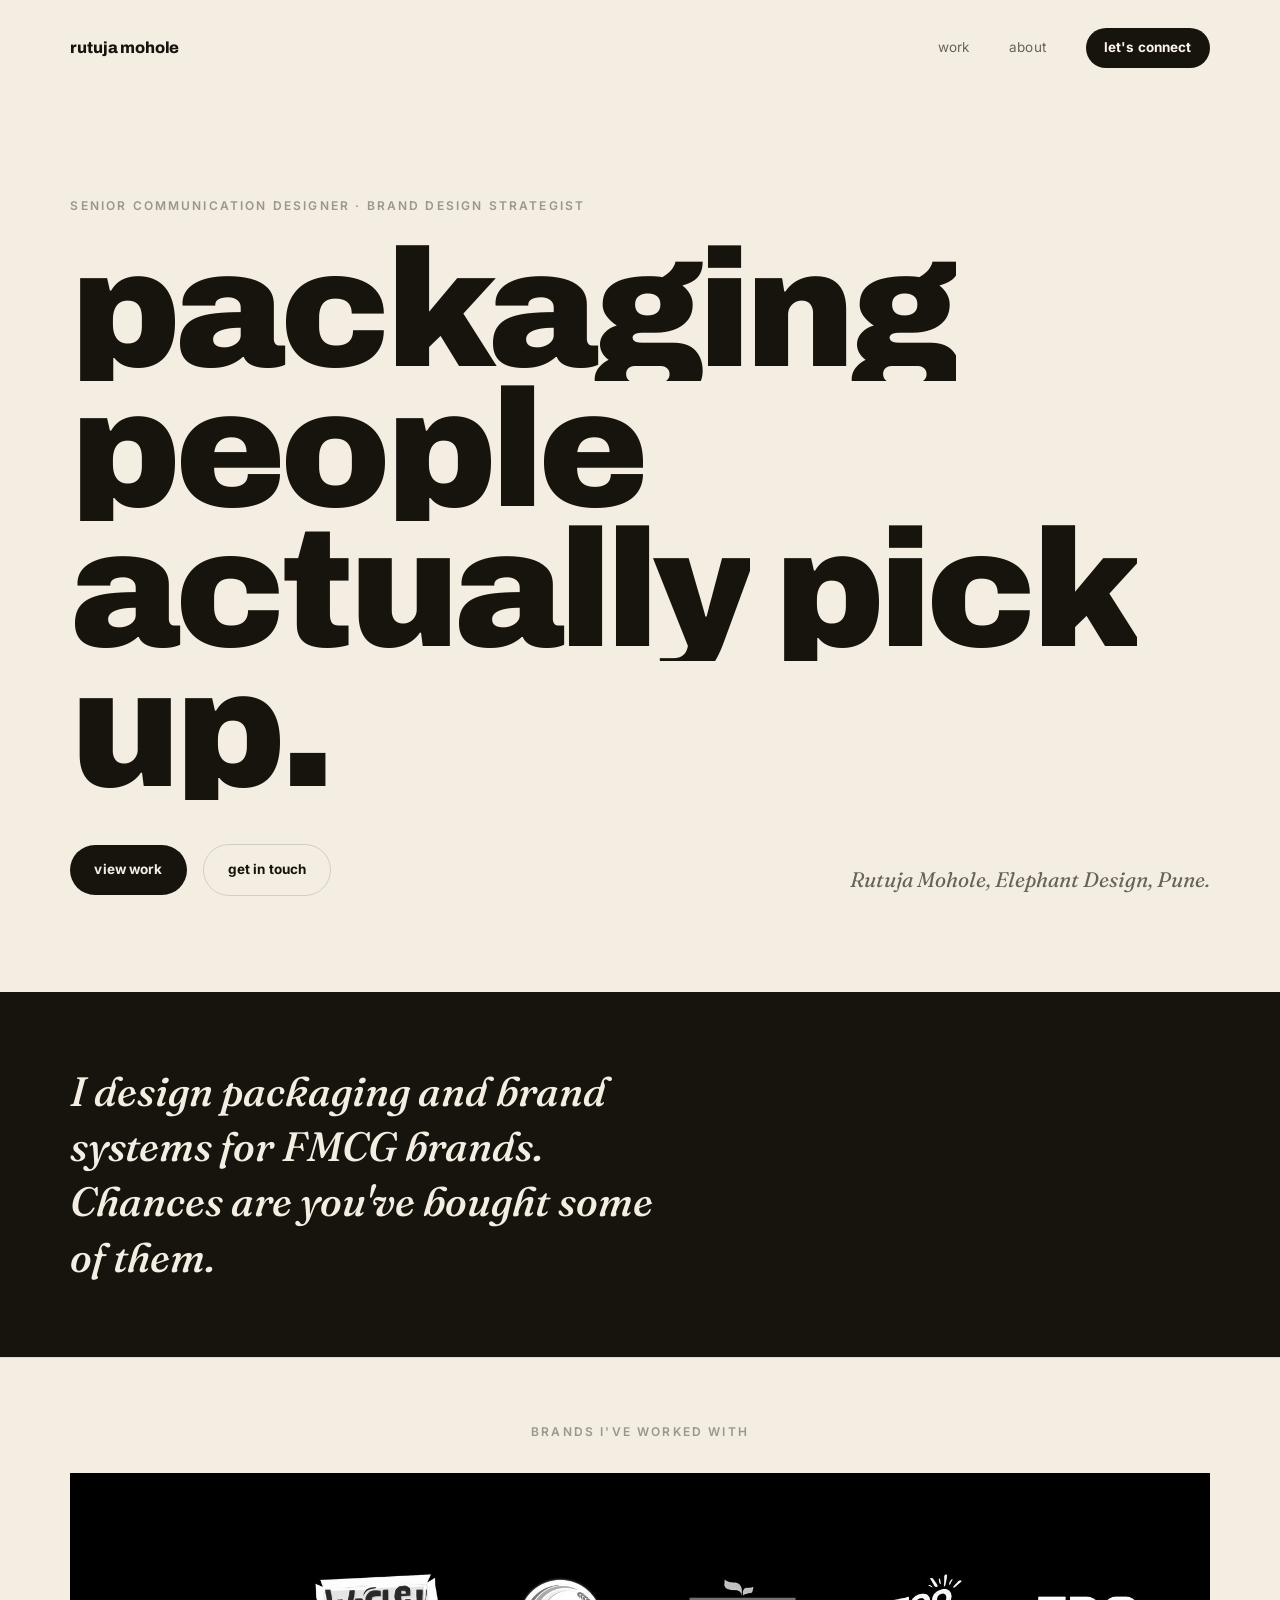
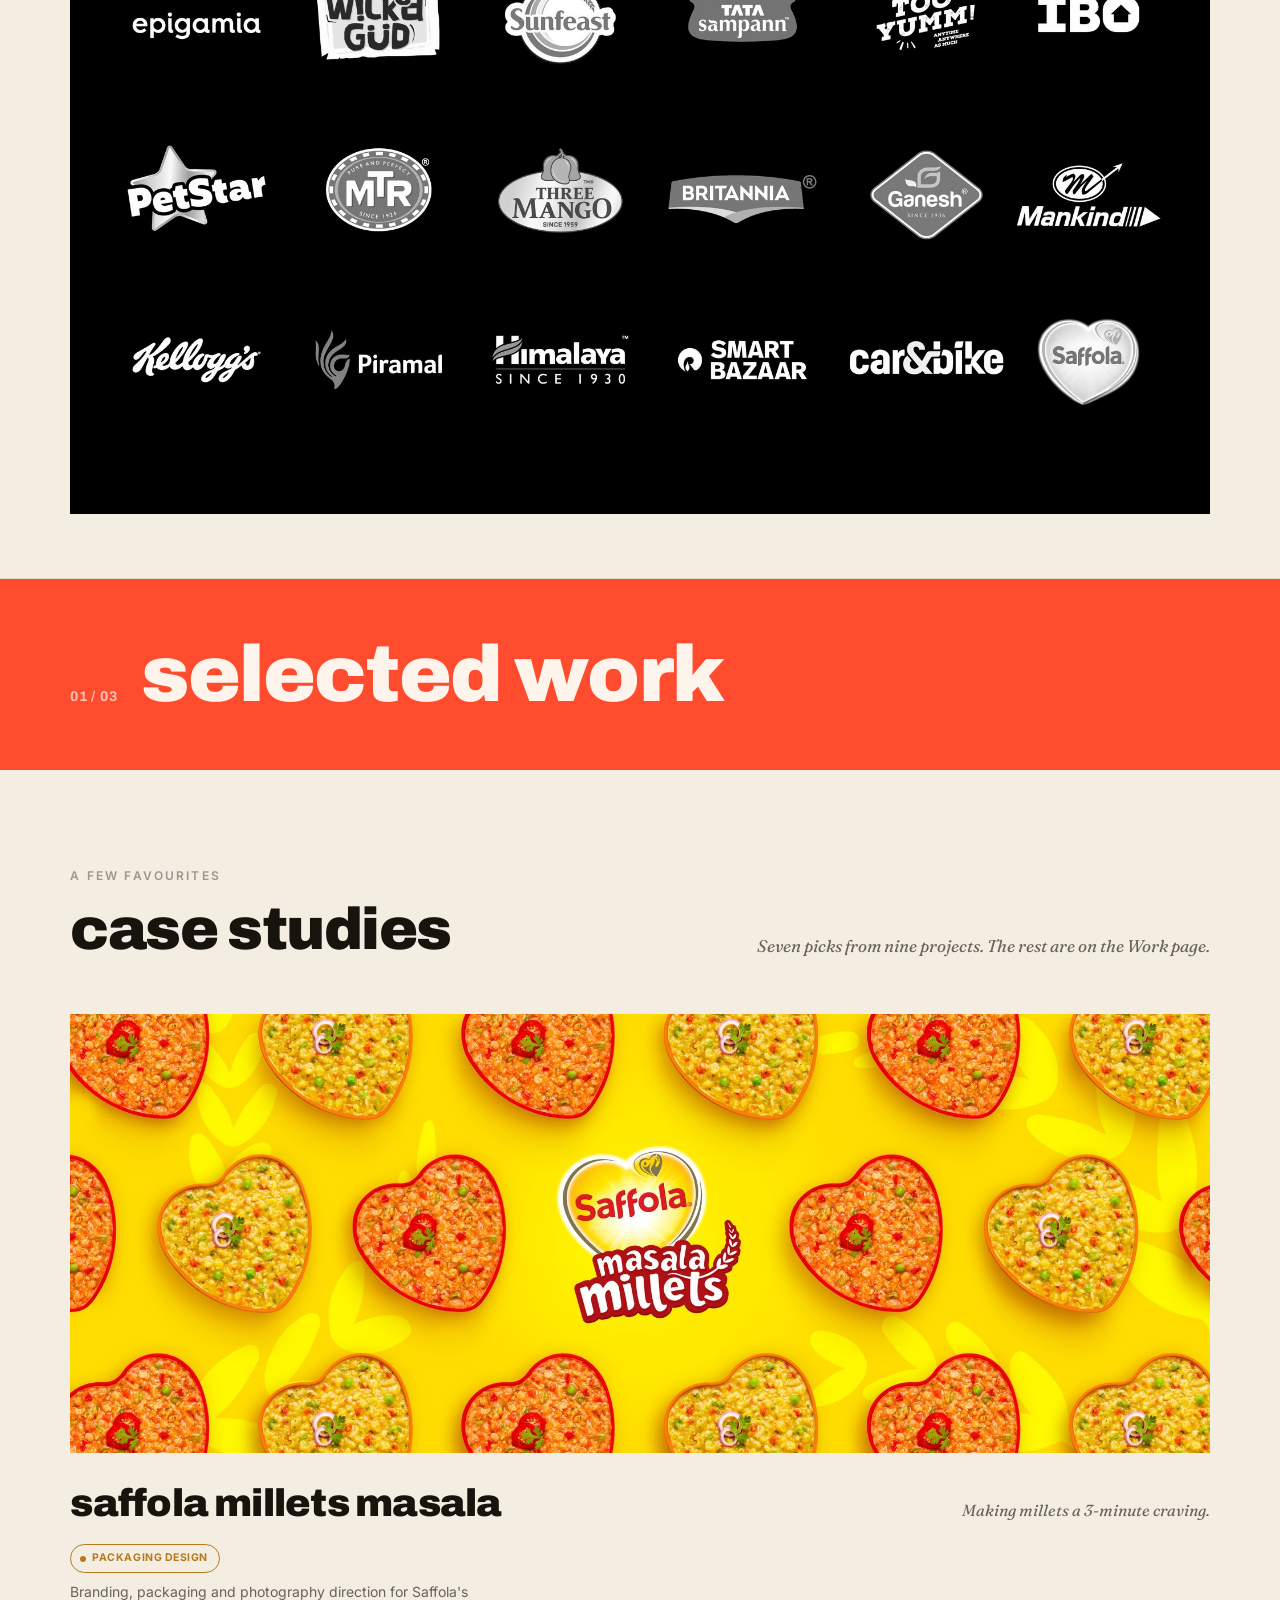
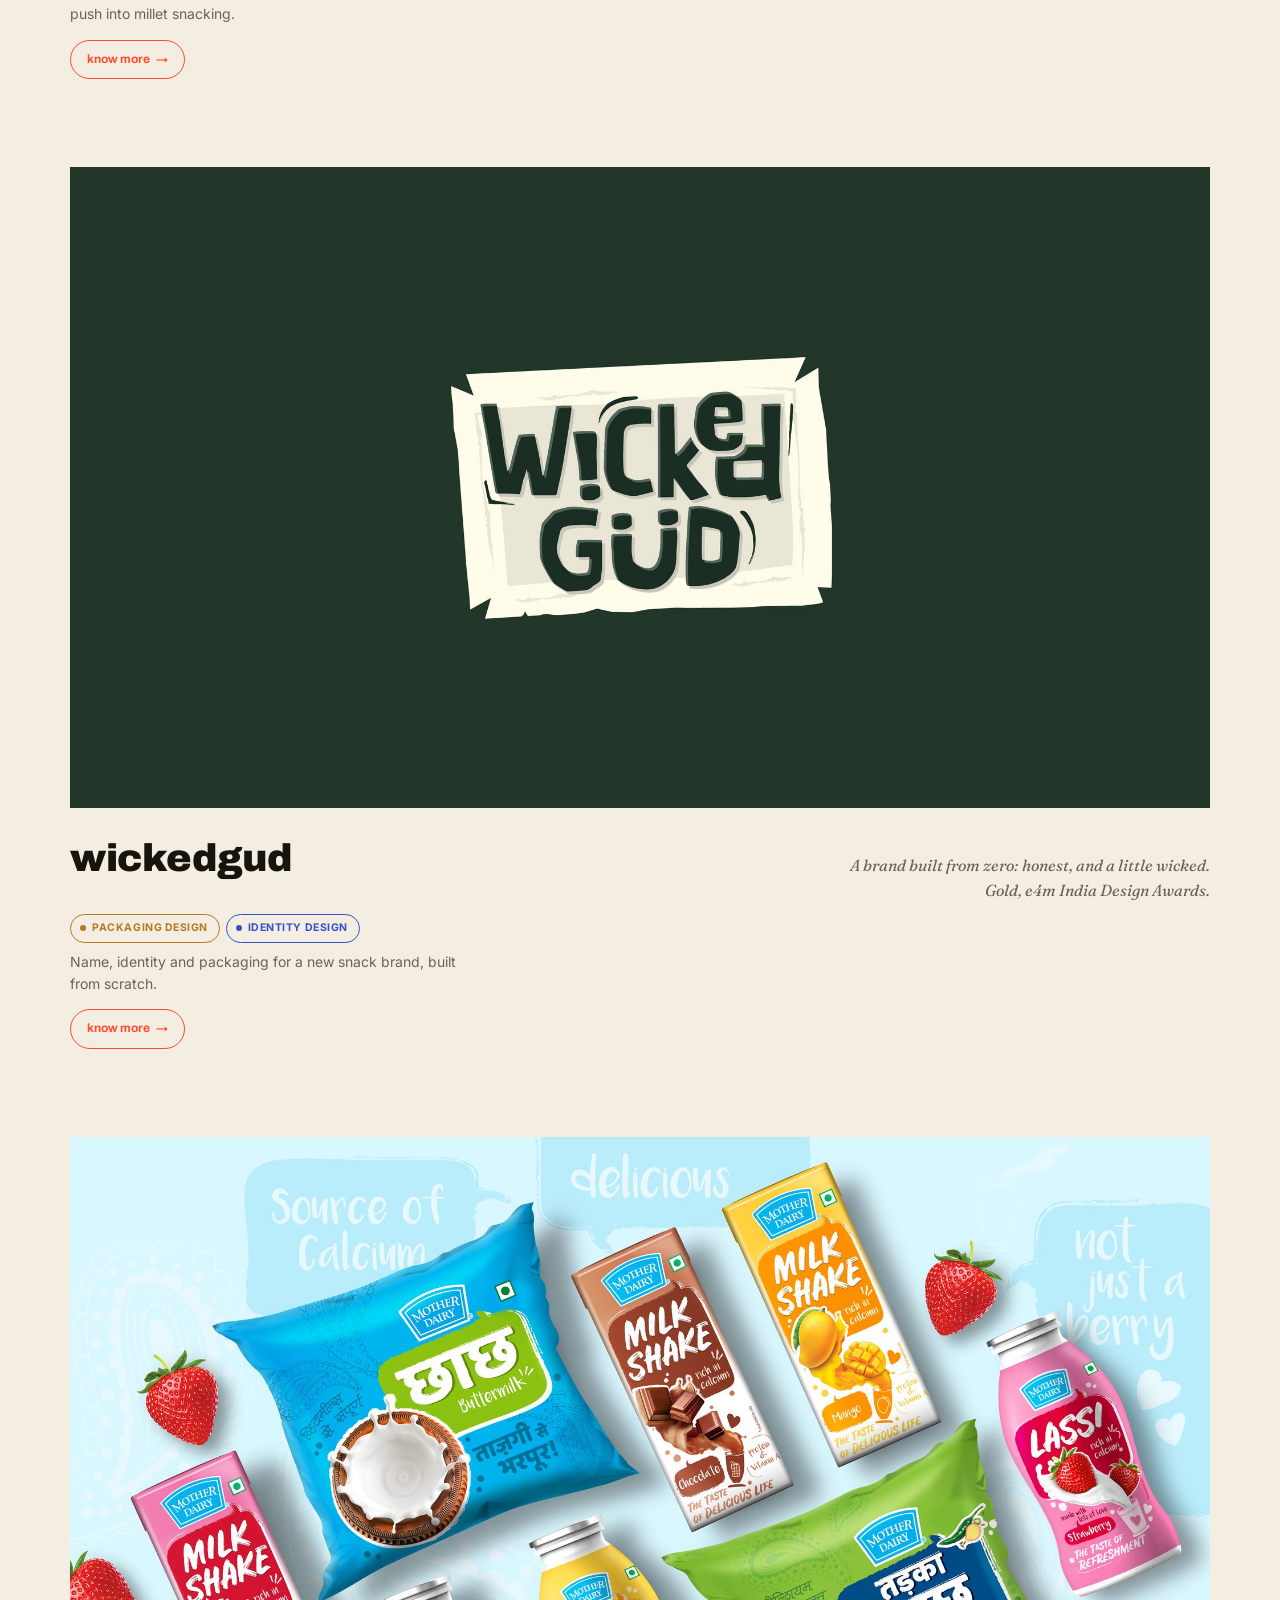
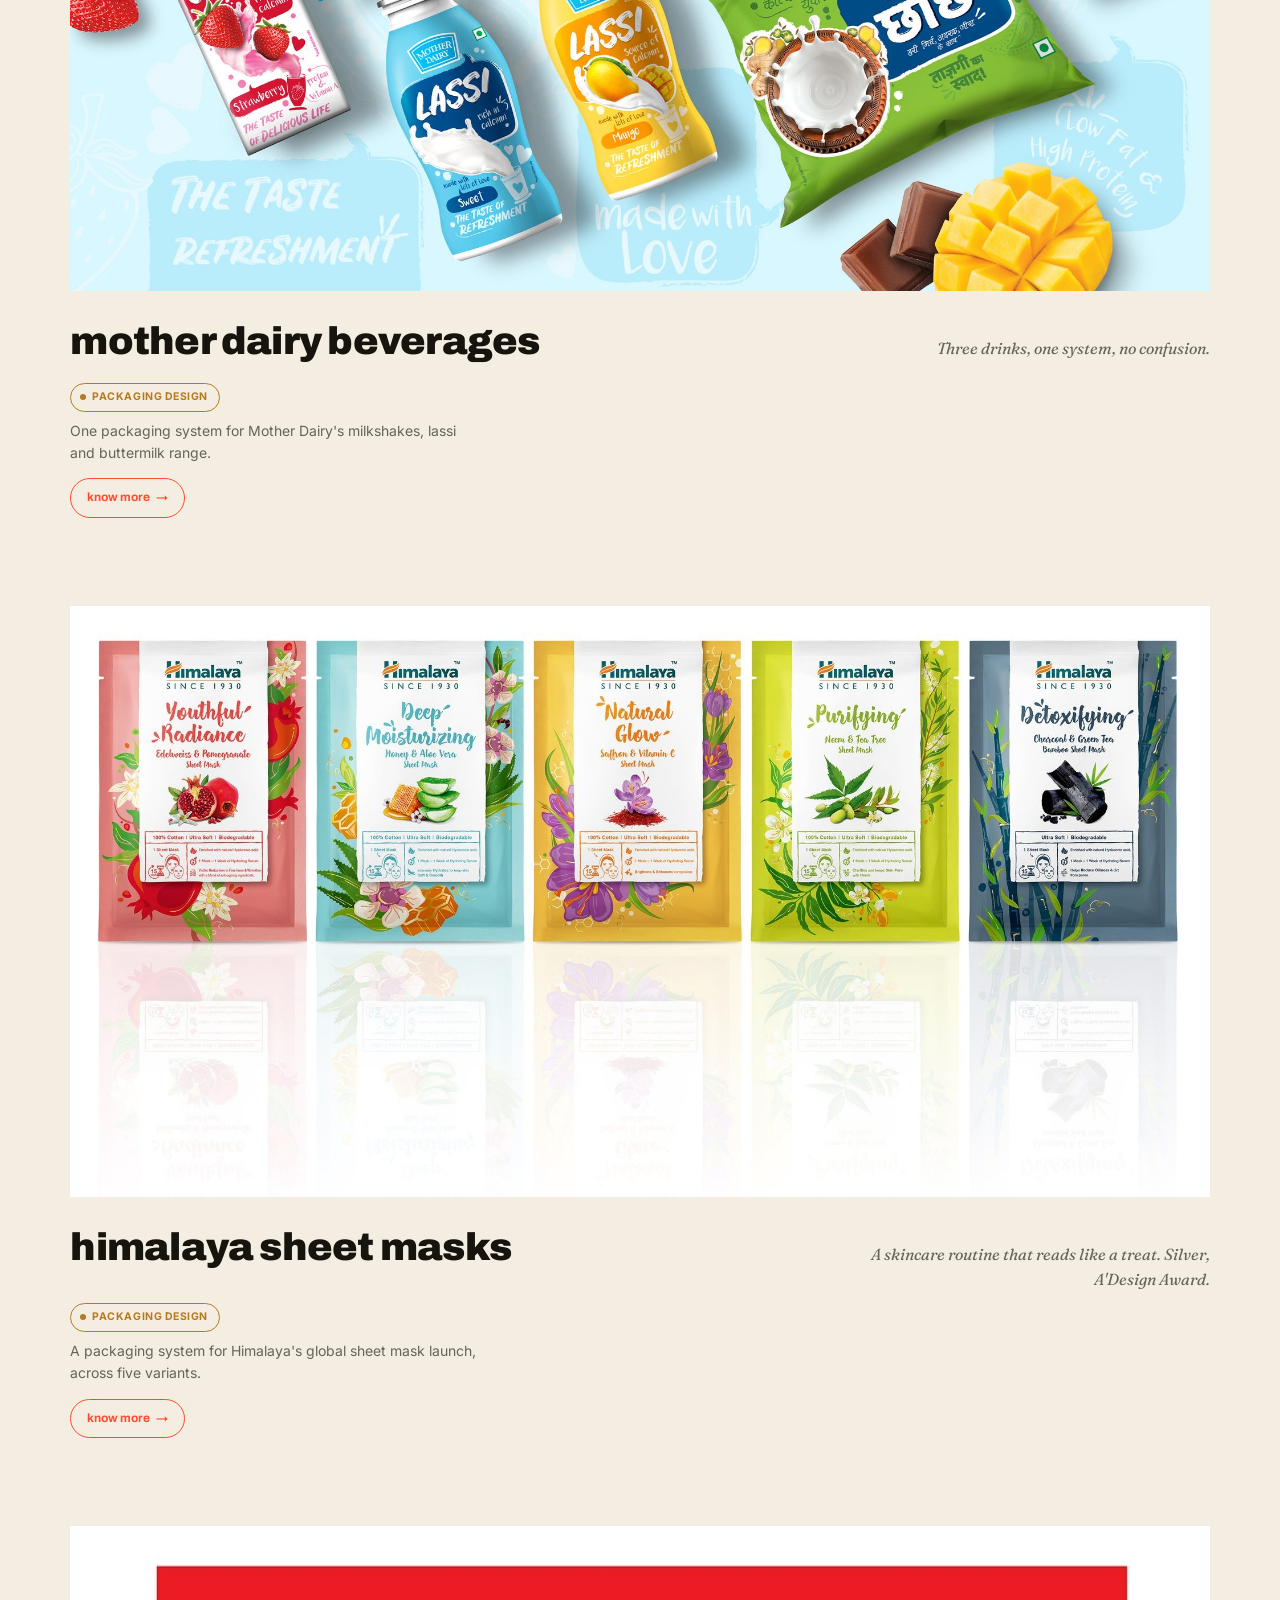
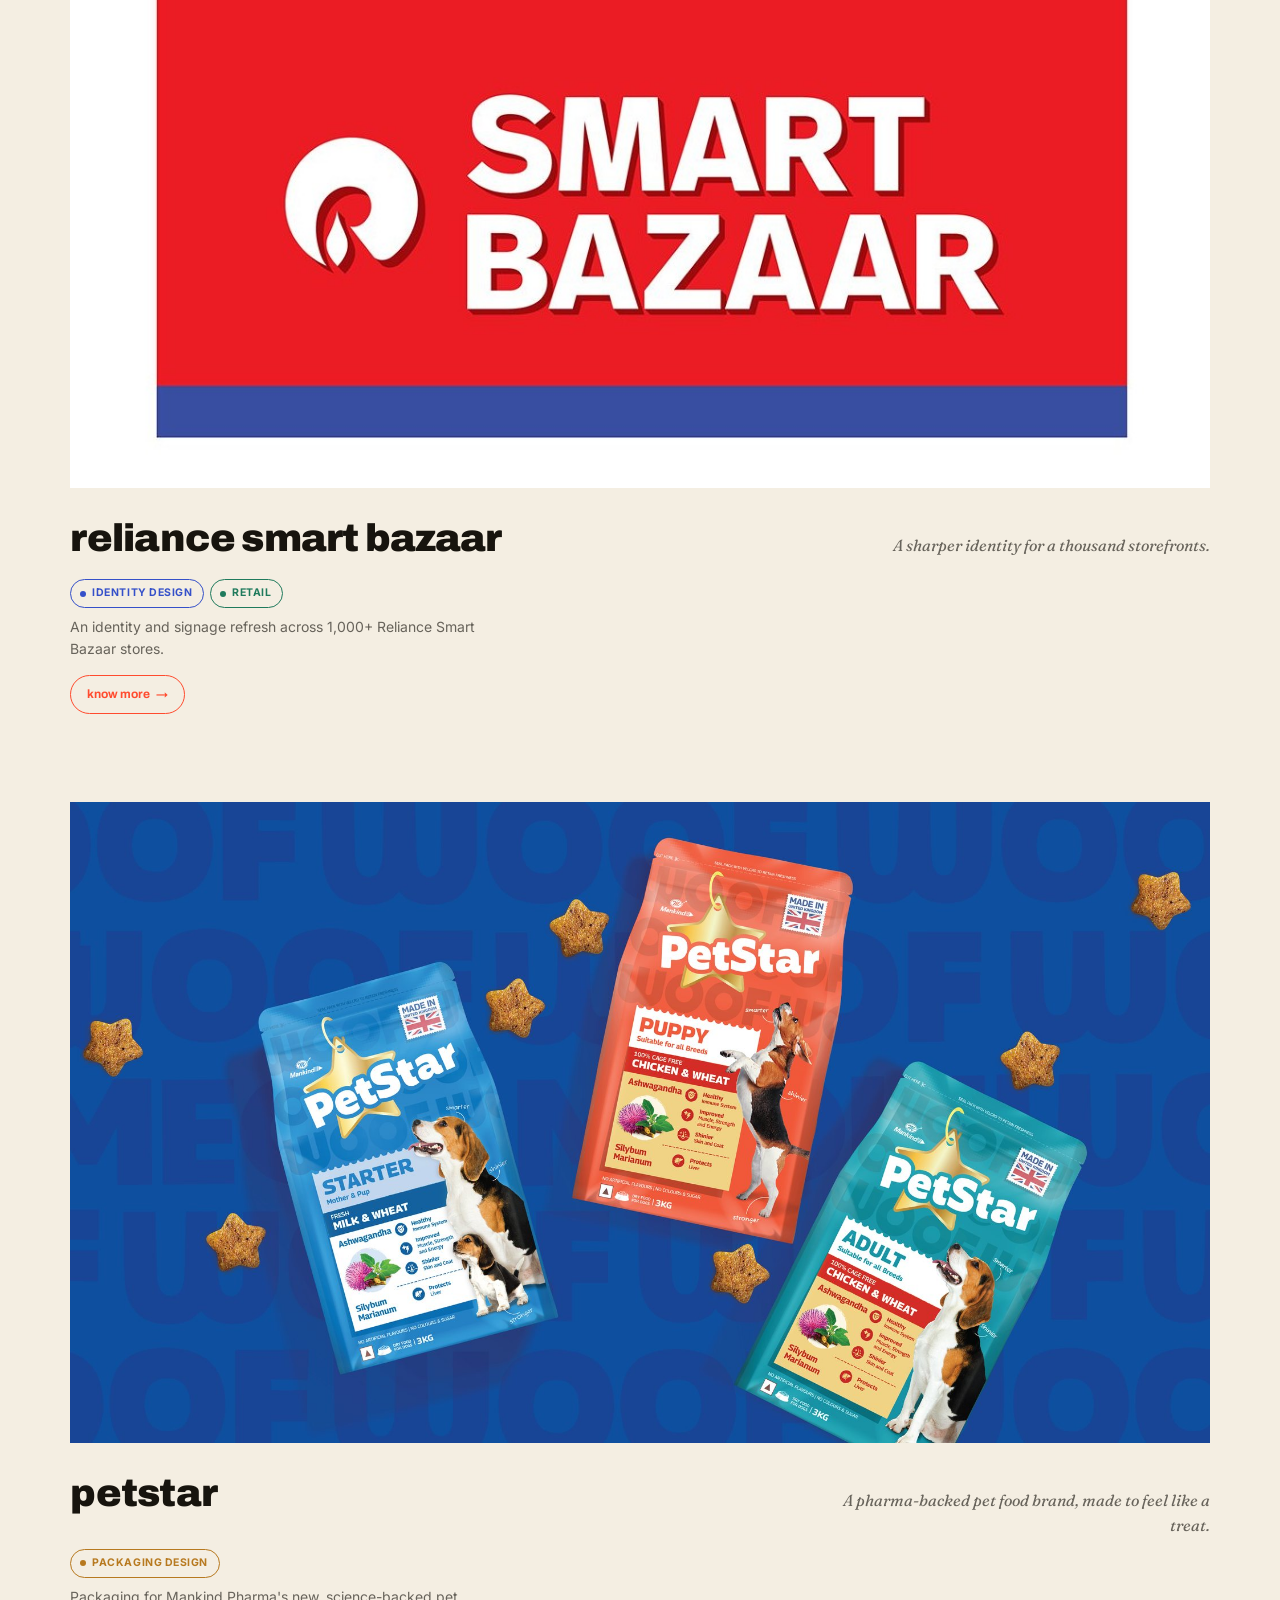
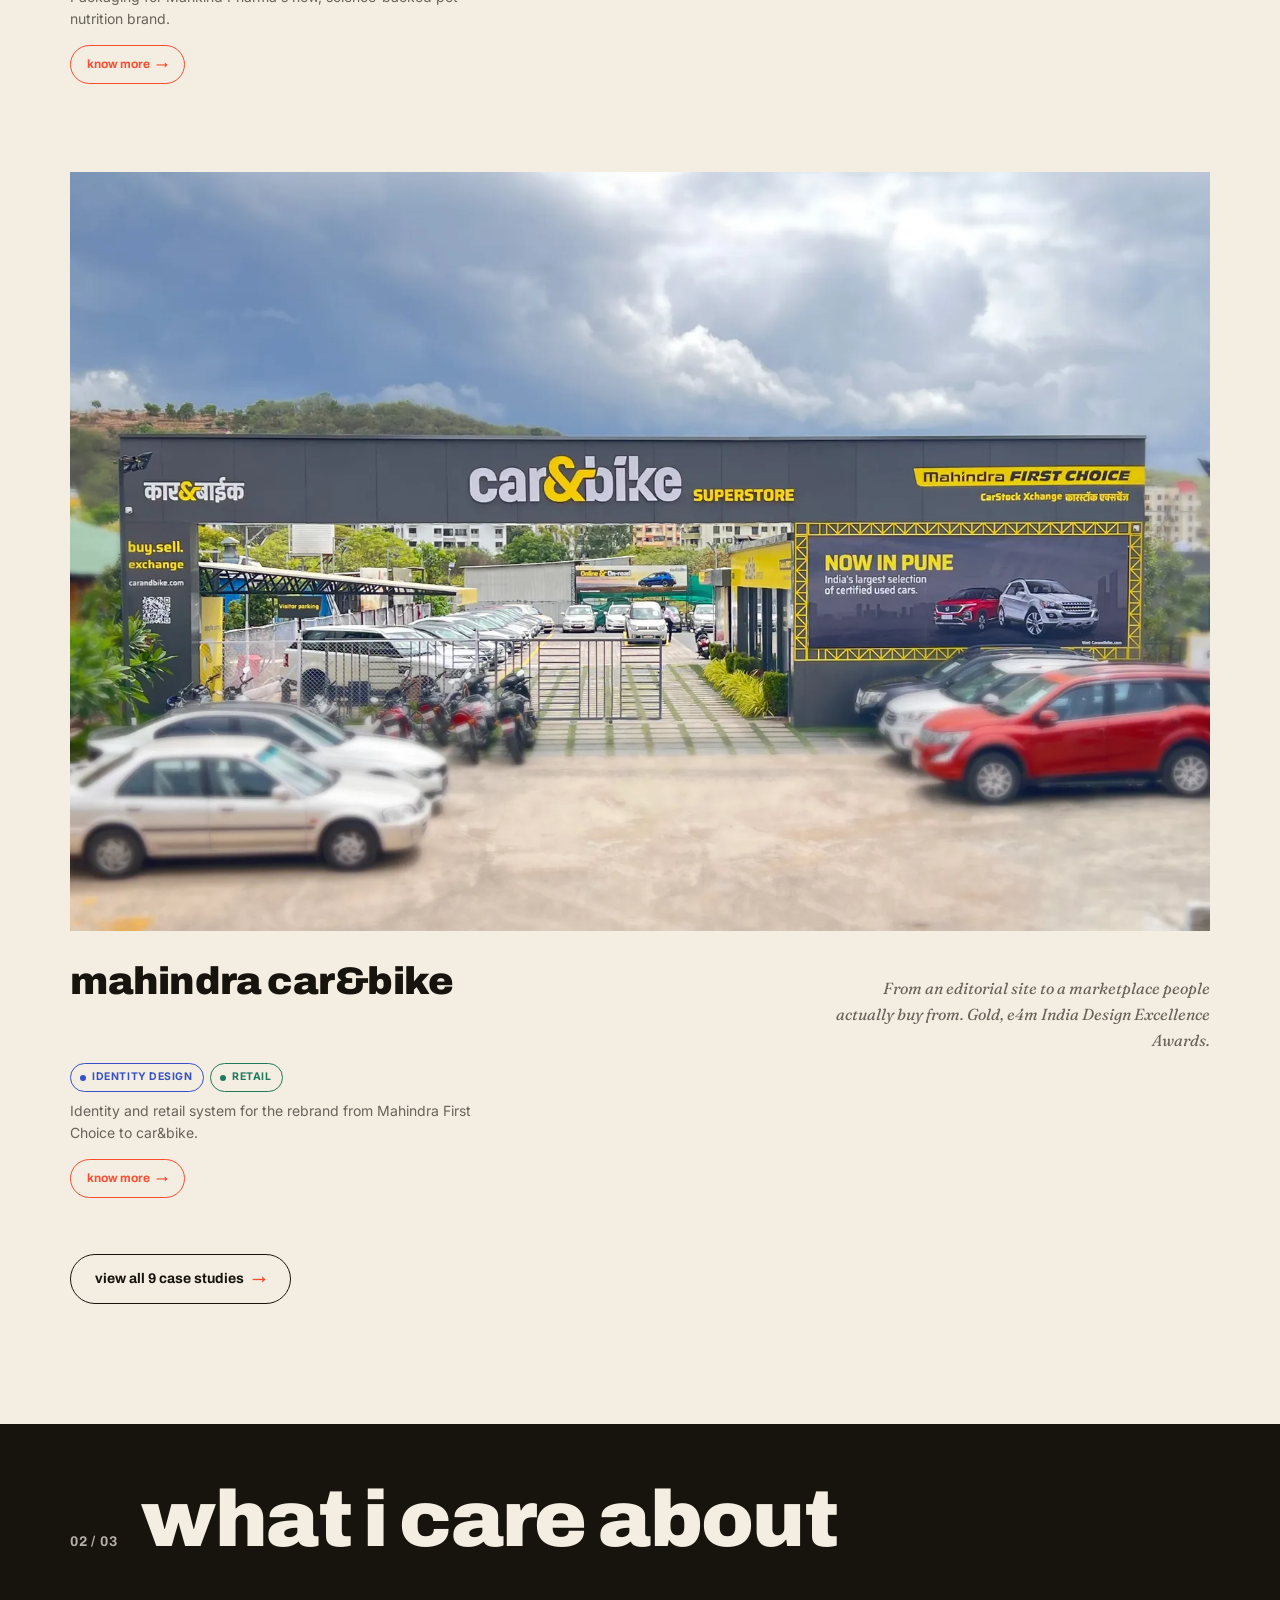
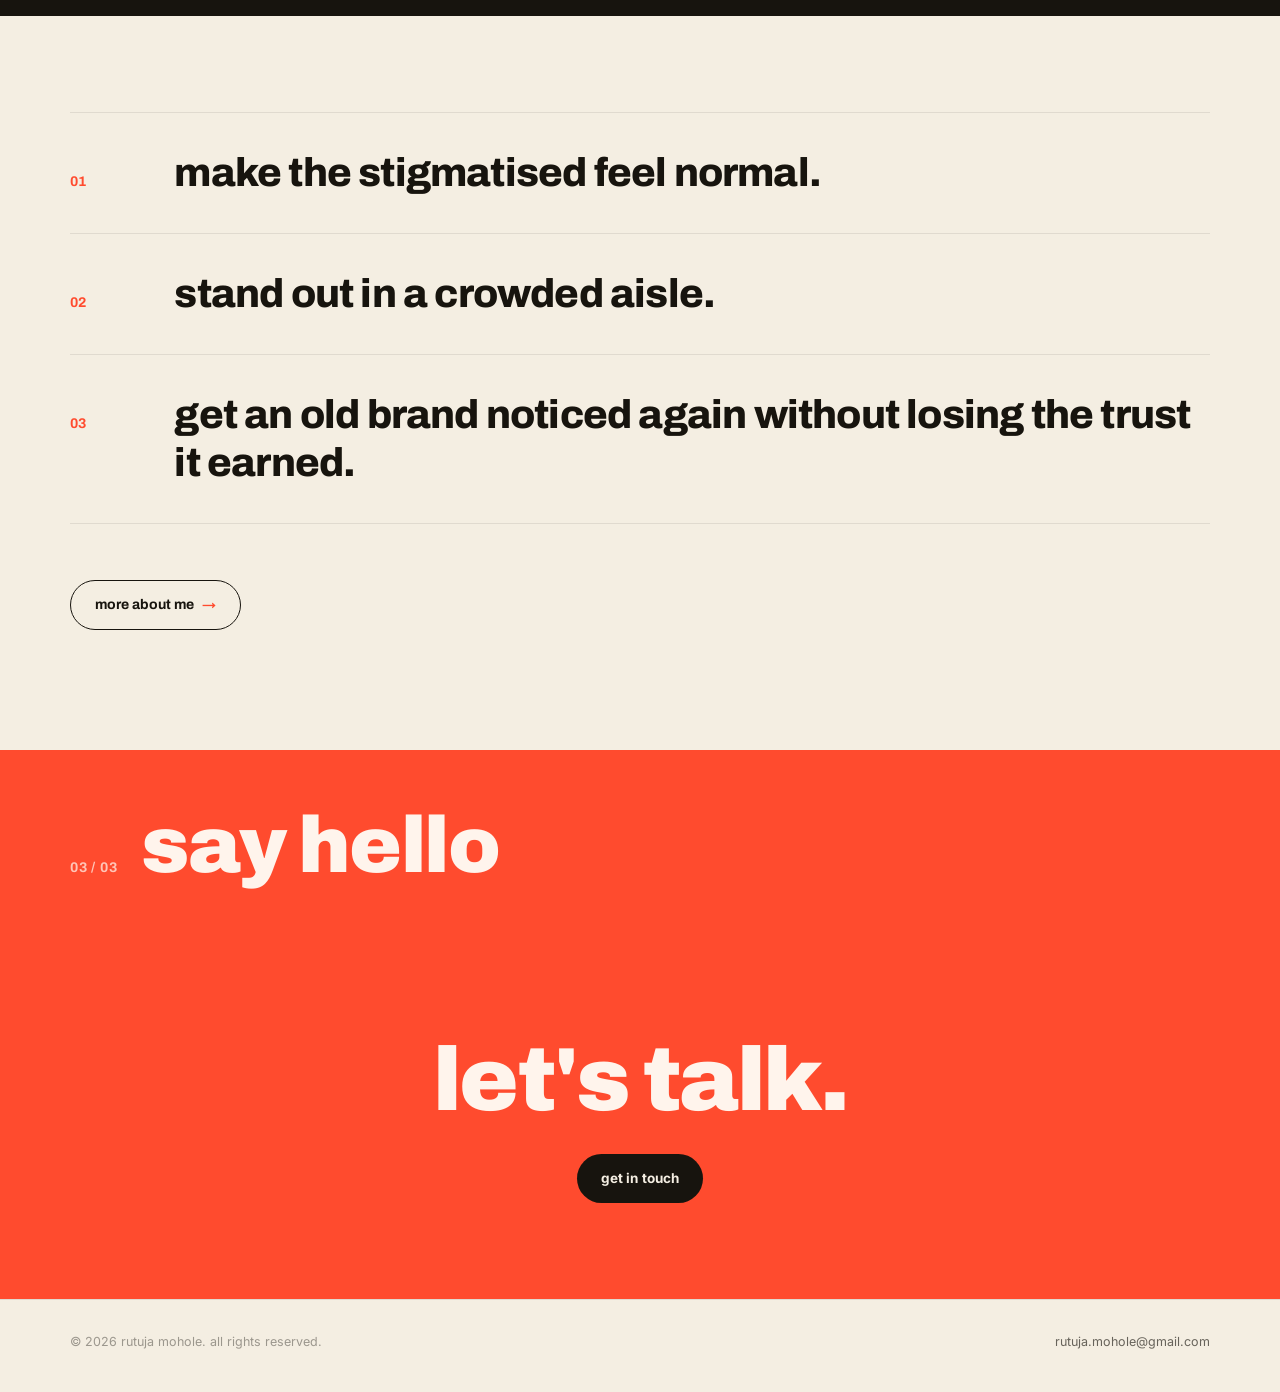
<file: index.html>
<!DOCTYPE html>
<html lang="en">
<head>
<meta charset="UTF-8">
<meta name="viewport" content="width=device-width, initial-scale=1.0">
<link rel="manifest" href="/manifest.json">
<meta name="theme-color" content="#17140E">
<link rel="icon" href="/icons/favicon-32.png" sizes="32x32" type="image/png">
<link rel="icon" href="/icons/favicon-48.png" sizes="48x48" type="image/png">
<link rel="apple-touch-icon" href="/icons/apple-touch-icon.png">
<meta name="apple-mobile-web-app-capable" content="yes">
<meta name="apple-mobile-web-app-status-bar-style" content="black-translucent">
<meta name="apple-mobile-web-app-title" content="Rutuja Mohole">
<title>Rutuja Mohole | Senior Communication Designer &amp; Brand Design Strategist</title>
<meta name="description" content="Portfolio of Rutuja Mohole, Senior Communication Designer & Brand Design Strategist. Branding, packaging and design systems for Saffola, Epigamia, WickedGud, Mother Dairy, Himalaya, ITC Sunfeast, Reliance Smart Bazaar, PetStar and Mahindra Car&Bike.">
<link rel="preconnect" href="https://fonts.googleapis.com">
<link rel="preconnect" href="https://fonts.gstatic.com" crossorigin>
<link rel="stylesheet" href="https://fonts.googleapis.com/css2?family=Archivo:wght@500;600;700;800;900&family=Fraunces:ital,opsz,wght@0,9..144,400;0,9..144,500;0,9..144,600;1,9..144,400;1,9..144,500&family=Inter:wght@400;500;600;700&display=swap">
<link rel="stylesheet" href="css/style.css">
</head>
<body>

<nav class="nav">
  <a href="index.html" class="nav-mark">Rutuja Mohole</a>
  <div class="nav-links">
    <a href="work.html">Work</a>
    <a href="about.html">About</a>
    <a href="contact.html" class="cta">Let's Connect</a>
  </div>
  <button class="nav-toggle" aria-label="Menu"><span></span><span></span><span></span></button>
</nav>
<div class="nav-backdrop"></div>

<!-- ===================== HERO ===================== -->
<header class="hero" id="top">
  <div class="wrap">
    <div class="hero-copy">
      <p class="eyebrow">Senior Communication Designer · Brand Design Strategist</p>
      <h1 class="hero-name breakout" data-kinetic style="padding-left:var(--edge);">packaging people actually pick up.</h1>
      <div class="hero-tagline-row">
        <div class="hero-actions">
          <a href="work.html" class="btn btn-primary">view work</a>
          <a href="contact.html" class="btn btn-ghost">get in touch</a>
        </div>
        <p class="hero-intro">Rutuja Mohole, Elephant Design, Pune.</p>
      </div>
    </div>
  </div>
</header>

<!-- ===================== POSITIONING STRIP ===================== -->
<section class="positioning-strip reveal">
  <div class="wrap">
    <p>I design packaging and brand systems for FMCG brands. Chances are you've bought some of them.</p>
  </div>
</section>

<!-- ===================== SIGNALS: LOGOS ===================== -->
<section class="logos">
  <div class="wrap">
    <p class="eyebrow" style="text-align:center;">Brands I've worked with</p>
    <div class="logo-grid">
      <img loading="lazy" decoding="async" src="media/images/s02_Logos_copy.png.jpg" alt="Client brand logos: Epigamia, WickedGud, Sunfeast, Tata Sampann, Too Yumm, IBO, PetStar, MTR, Three Mango, Britannia, Ganesh, Mankind, Kellogg's, Piramal, Himalaya, Smart Bazaar, Car&Bike, Saffola" style="max-height:none;opacity:1;filter:none;grid-column:1/-1;width:100%;">
    </div>
  </div>
</section>

<!-- ===================== CHAPTER: THE WORK ===================== -->
<div class="chapter-divider reveal" style="--div-bg:var(--accent);--div-ink:var(--accent-ink);">
  <div class="wrap chapter-divider-inner">
    <span class="chapter-num">01 / 03</span>
    <span class="chapter-label">selected work</span>
  </div>
</div>

<!-- ===================== FEATURED WORK (curated, 7 of 9) ===================== -->
<section class="featured-work" id="work">
  <div class="wrap">
    <div class="section-head reveal">
      <div>
        <p class="eyebrow" style="margin-bottom:14px;">A few favourites</p>
        <h2 class="section-title" data-kinetic>case studies</h2>
      </div>
      <p class="section-sub">Seven picks from nine projects. The rest are on the Work page.</p>
    </div>

    <div class="featured-list">
      <a class="featured-item reveal" href="work/saffola-millets.html">
        <div class="featured-thumb" style="aspect-ratio:1999/769;"><img loading="lazy" decoding="async" src="media/images/s04_Saffola_millets_banner.jpg.jpg" alt="Saffola Millets packaging"></div>
        <div class="featured-cap">
          <div class="featured-cap-row">
            <span class="featured-title">saffola millets masala</span>
            <span class="featured-outcome">Making millets a 3-minute craving.</span>
          </div>
          <div class="category-tags">
            <span class="category-tag cat-packaging">Packaging Design</span>
          </div>
          <p class="featured-explainer">Branding, packaging and photography direction for Saffola's push into millet snacking.</p>
          <span class="know-more-link">know more</span>
        </div>
      </a>

      <a class="featured-item reveal" href="work/wickedgud.html">
        <div class="featured-thumb" style="aspect-ratio:2000/1125;"><img loading="lazy" decoding="async" src="media/images/s14_Logo-01.jpg.jpg" alt="WickedGud identity"></div>
        <div class="featured-cap">
          <div class="featured-cap-row">
            <span class="featured-title">wickedgud</span>
            <span class="featured-outcome">A brand built from zero: honest, and a little wicked. Gold, e4m India Design Awards.</span>
          </div>
          <div class="category-tags">
            <span class="category-tag cat-packaging">Packaging Design</span>
            <span class="category-tag cat-identity">Identity Design</span>
          </div>
          <p class="featured-explainer">Name, identity and packaging for a new snack brand, built from scratch.</p>
          <span class="know-more-link">know more</span>
        </div>
      </a>

      <a class="featured-item reveal" href="work/mother-dairy-beverages.html">
        <div class="featured-thumb" style="aspect-ratio:2000/1325;"><img loading="lazy" decoding="async" src="media/images/s20_Mother_Dairy_Simulations_5.png.jpg" alt="Mother Dairy beverages packaging"></div>
        <div class="featured-cap">
          <div class="featured-cap-row">
            <span class="featured-title">mother dairy beverages</span>
            <span class="featured-outcome">Three drinks, one system, no confusion.</span>
          </div>
          <div class="category-tags">
            <span class="category-tag cat-packaging">Packaging Design</span>
          </div>
          <p class="featured-explainer">One packaging system for Mother Dairy's milkshakes, lassi and buttermilk range.</p>
          <span class="know-more-link">know more</span>
        </div>
      </a>

      <a class="featured-item reveal" href="work/himalaya-sheet-masks.html">
        <div class="featured-thumb" style="aspect-ratio:2000/1038;"><img loading="lazy" decoding="async" src="media/images/s25_Main_Image_2.jpg.jpg" alt="Himalaya sheet mask packaging"></div>
        <div class="featured-cap">
          <div class="featured-cap-row">
            <span class="featured-title">himalaya sheet masks</span>
            <span class="featured-outcome">A skincare routine that reads like a treat. Silver, A'Design Award.</span>
          </div>
          <div class="category-tags">
            <span class="category-tag cat-packaging">Packaging Design</span>
          </div>
          <p class="featured-explainer">A packaging system for Himalaya's global sheet mask launch, across five variants.</p>
          <span class="know-more-link">know more</span>
        </div>
      </a>

      <a class="featured-item reveal" href="work/reliance-smart-bazaar.html">
        <div class="featured-thumb" style="aspect-ratio:1206/595;"><img loading="lazy" decoding="async" src="media/images/s34_Reliance_Smart_Bazaar_logo.jpg.jpg" alt="Reliance Smart Bazaar logo"></div>
        <div class="featured-cap">
          <div class="featured-cap-row">
            <span class="featured-title">reliance smart bazaar</span>
            <span class="featured-outcome">A sharper identity for a thousand storefronts.</span>
          </div>
          <div class="category-tags">
            <span class="category-tag cat-identity">Identity Design</span>
            <span class="category-tag cat-retail">Retail</span>
          </div>
          <p class="featured-explainer">An identity and signage refresh across 1,000+ Reliance Smart Bazaar stores.</p>
          <span class="know-more-link">know more</span>
        </div>
      </a>

      <a class="featured-item reveal" href="work/petstar.html">
        <div class="featured-thumb" style="aspect-ratio:2000/1125;"><img loading="lazy" decoding="async" src="media/images/petstar_hero_pack_range.jpg" alt="PetStar packaging range"></div>
        <div class="featured-cap">
          <div class="featured-cap-row">
            <span class="featured-title">petstar</span>
            <span class="featured-outcome">A pharma-backed pet food brand, made to feel like a treat.</span>
          </div>
          <div class="category-tags">
            <span class="category-tag cat-packaging">Packaging Design</span>
          </div>
          <p class="featured-explainer">Packaging for Mankind Pharma's new, science-backed pet nutrition brand.</p>
          <span class="know-more-link">know more</span>
        </div>
      </a>

      <a class="featured-item reveal" href="work/mahindra-car-bike.html">
        <div class="featured-thumb" style="aspect-ratio:1600/1067;"><img loading="lazy" decoding="async" src="media/images/cb_storefront_front.webp" alt="Mahindra Car&amp;Bike Superstore"></div>
        <div class="featured-cap">
          <div class="featured-cap-row">
            <span class="featured-title">mahindra car&amp;bike</span>
            <span class="featured-outcome">From an editorial site to a marketplace people actually buy from. Gold, e4m India Design Excellence Awards.</span>
          </div>
          <div class="category-tags">
            <span class="category-tag cat-identity">Identity Design</span>
            <span class="category-tag cat-retail">Retail</span>
          </div>
          <p class="featured-explainer">Identity and retail system for the rebrand from Mahindra First Choice to car&amp;bike.</p>
          <span class="know-more-link">know more</span>
        </div>
      </a>
    </div>

    <a href="work.html" class="view-all-work reveal">view all 9 case studies</a>
  </div>
</section>

<!-- ===================== CHAPTER: APPROACH ===================== -->
<div class="chapter-divider reveal" style="--div-bg:var(--ink);--div-ink:var(--paper);margin-top:80px;">
  <div class="wrap chapter-divider-inner">
    <span class="chapter-num">02 / 03</span>
    <span class="chapter-label">what i care about</span>
  </div>
</div>

<!-- ===================== PHILOSOPHY TEASER ===================== -->
<section class="philosophy">
  <div class="wrap">
    <div class="philosophy-list">
      <div class="philosophy-item reveal">
        <span class="philosophy-index">01</span>
        <span class="philosophy-statement">make the stigmatised feel normal.</span>
      </div>
      <div class="philosophy-item reveal">
        <span class="philosophy-index">02</span>
        <span class="philosophy-statement">stand out in a crowded aisle.</span>
      </div>
      <div class="philosophy-item reveal">
        <span class="philosophy-index">03</span>
        <span class="philosophy-statement">get an old brand noticed again without losing the trust it earned.</span>
      </div>
    </div>
    <a href="about.html" class="view-all-work reveal">more about me</a>
  </div>
</section>

<!-- ===================== CHAPTER: SAY HELLO ===================== -->
<div class="chapter-divider reveal" style="--div-bg:var(--accent);--div-ink:var(--accent-ink);margin-top:80px;">
  <div class="wrap chapter-divider-inner">
    <span class="chapter-num">03 / 03</span>
    <span class="chapter-label">say hello</span>
  </div>
</div>

<!-- ===================== CTA BAND ===================== -->
<div class="cta-band reveal">
  <div class="wrap">
    <h2 class="cta-band-title" data-kinetic>let's talk.</h2>
    <a href="contact.html" class="btn btn-primary">get in touch</a>
  </div>
</div>

<footer>
  <span>© <span id="year">2026</span> Rutuja Mohole. All rights reserved.</span>
  <a href="mailto:rutuja.mohole@gmail.com">rutuja.mohole@gmail.com</a>
</footer>

<script src="js/main.js"></script>
</body>
</html>
</file>
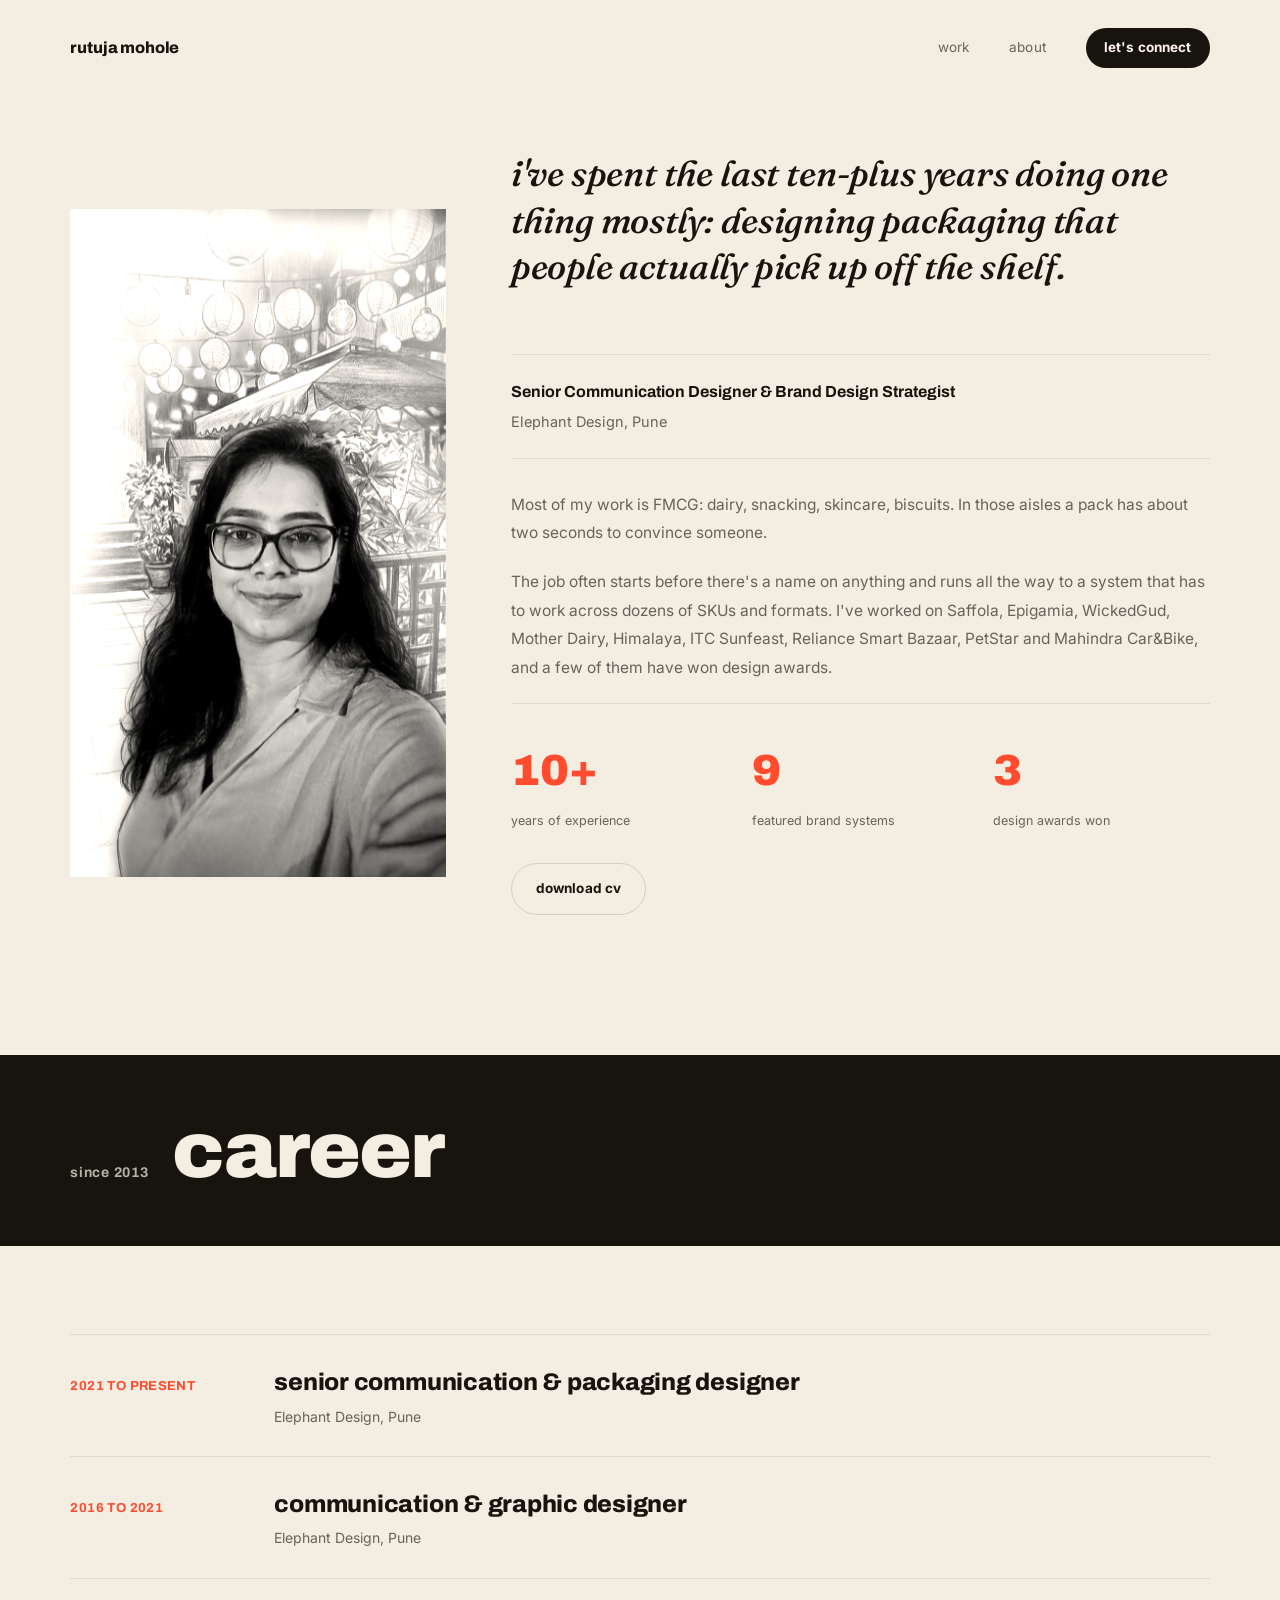
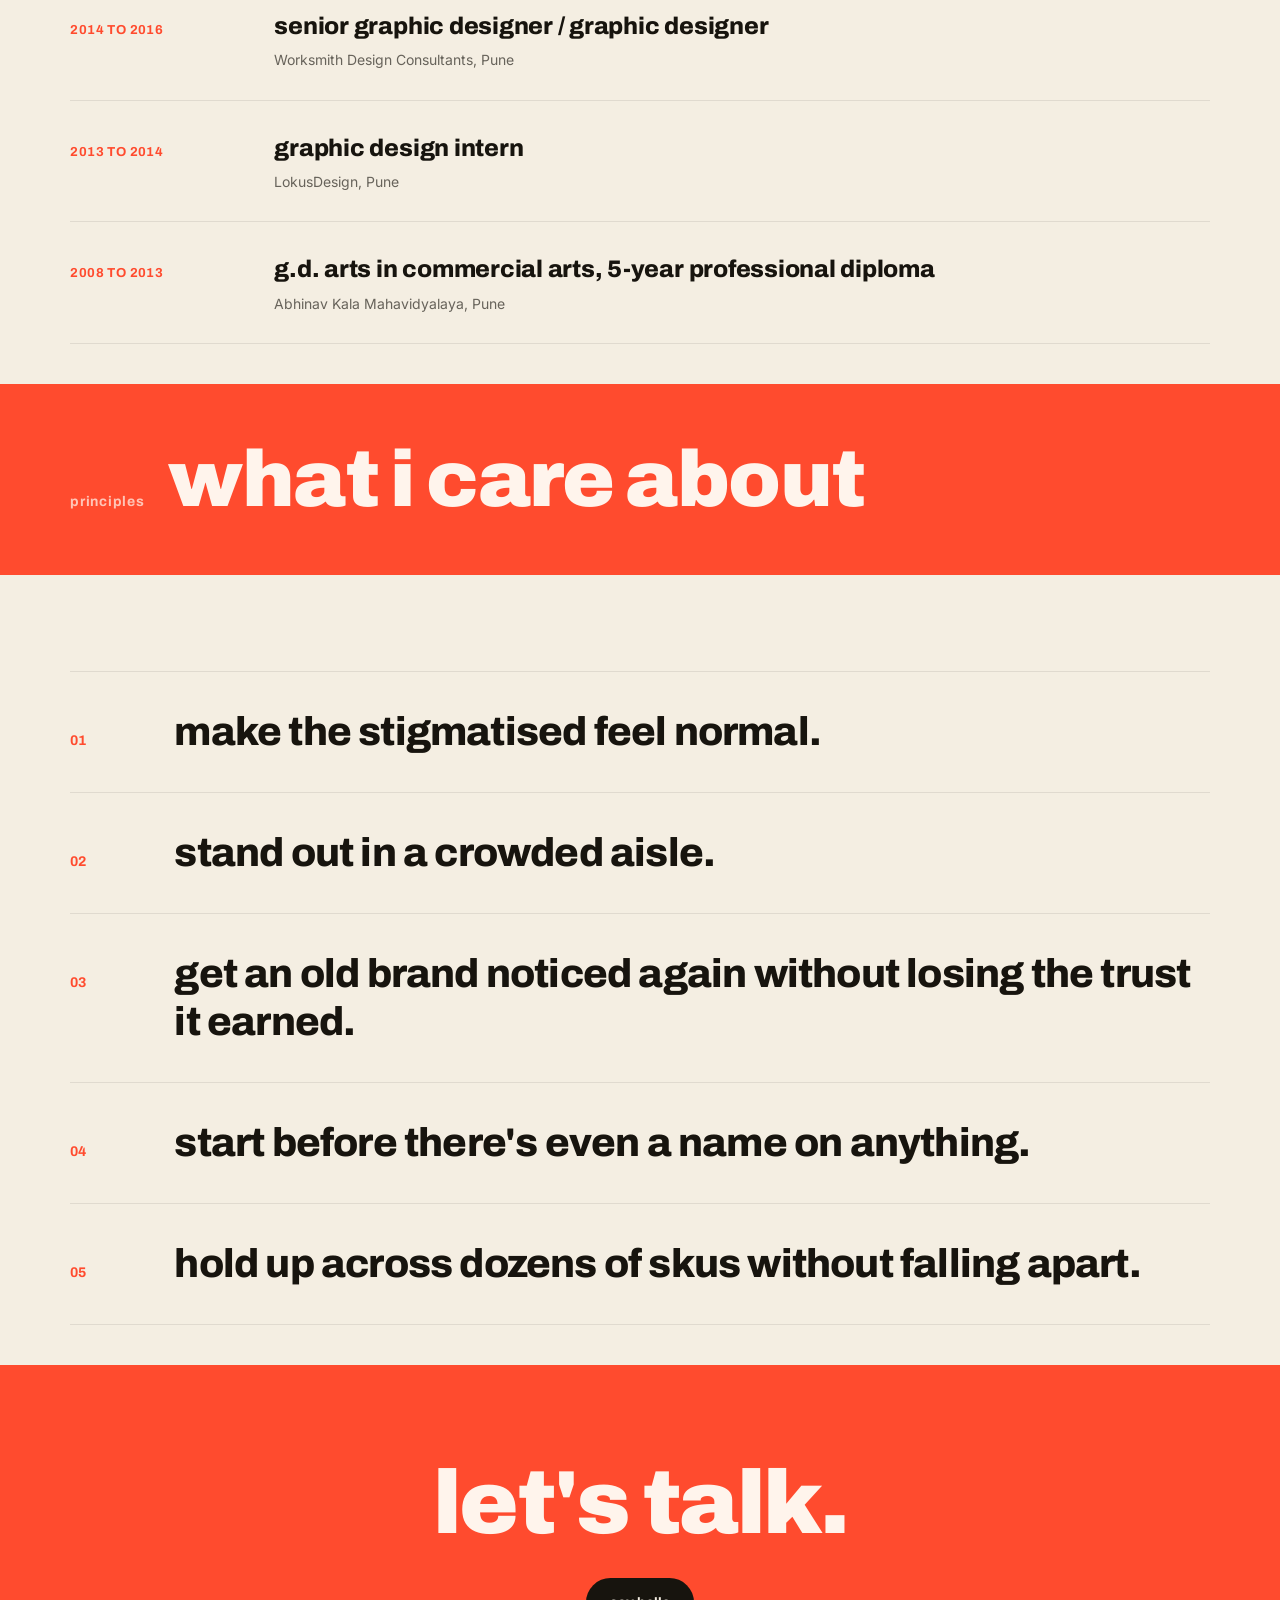
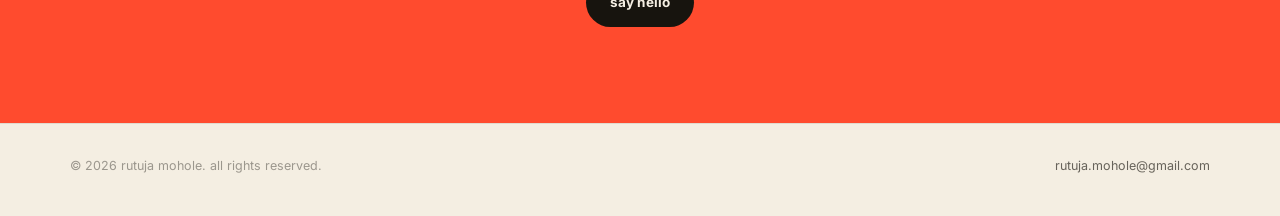
<file: about.html>
<!DOCTYPE html>
<html lang="en">
<head>
<meta charset="UTF-8">
<meta name="viewport" content="width=device-width, initial-scale=1.0">
<link rel="manifest" href="/manifest.json">
<meta name="theme-color" content="#17140E">
<link rel="icon" href="/icons/favicon-32.png" sizes="32x32" type="image/png">
<link rel="icon" href="/icons/favicon-48.png" sizes="48x48" type="image/png">
<link rel="apple-touch-icon" href="/icons/apple-touch-icon.png">
<meta name="apple-mobile-web-app-capable" content="yes">
<meta name="apple-mobile-web-app-status-bar-style" content="black-translucent">
<meta name="apple-mobile-web-app-title" content="Rutuja Mohole">
<title>About | Rutuja Mohole</title>
<meta name="description" content="Rutuja Mohole is a Senior Communication Designer and Brand Design Strategist at Elephant Design, Pune, with ten-plus years designing packaging people actually pick up off the shelf.">
<link rel="preconnect" href="https://fonts.googleapis.com">
<link rel="preconnect" href="https://fonts.gstatic.com" crossorigin>
<link rel="stylesheet" href="https://fonts.googleapis.com/css2?family=Archivo:wght@500;600;700;800;900&family=Fraunces:ital,opsz,wght@0,9..144,400;0,9..144,500;0,9..144,600;1,9..144,400;1,9..144,500&family=Inter:wght@400;500;600;700&display=swap">
<link rel="stylesheet" href="css/style.css">
</head>
<body>

<nav class="nav">
  <a href="index.html" class="nav-mark">Rutuja Mohole</a>
  <div class="nav-links">
    <a href="work.html">Work</a>
    <a href="about.html">About</a>
    <a href="contact.html" class="cta">Let's Connect</a>
  </div>
  <button class="nav-toggle" aria-label="Menu"><span></span><span></span><span></span></button>
</nav>
<div class="nav-backdrop"></div>

<section class="about" id="about" style="padding-top:150px;">
  <div class="wrap">
    <div class="about-grid">
      <div class="about-portrait reveal" style="aspect-ratio:768/1364;" data-parallax="0.14">
        <img decoding="async" src="media/images/s01_Rutuja_1.png.jpg" alt="Portrait of Rutuja Mohole">
      </div>
      <div class="about-copy">
        <p class="about-lead reveal">i've spent the last ten-plus years doing one thing mostly: designing packaging that people actually pick up off the shelf.</p>

        <div class="career-note reveal">
          <span class="role">Senior Communication Designer &amp; Brand Design Strategist</span>
          <span class="place">Elephant Design, Pune</span>
        </div>

        <div class="about-body reveal">
          <p>Most of my work is FMCG: dairy, snacking, skincare, biscuits. In those aisles a pack has about two seconds to convince someone.</p>
          <p>The job often starts before there's a name on anything and runs all the way to a system that has to work across dozens of SKUs and formats. I've worked on Saffola, Epigamia, WickedGud, Mother Dairy, Himalaya, ITC Sunfeast, Reliance Smart Bazaar, PetStar and Mahindra Car&Bike, and a few of them have won design awards.</p>
          <div class="stat-row">
            <div>
              <div class="stat-num">10+</div>
              <div class="stat-label">years of experience</div>
            </div>
            <div>
              <div class="stat-num">9</div>
              <div class="stat-label">featured brand systems</div>
            </div>
            <div>
              <div class="stat-num">3</div>
              <div class="stat-label">design awards won</div>
            </div>
          </div>
          <a href="files/Rutuja-Mohole-CV.pdf" download class="btn btn-ghost reveal" style="margin-top:32px;">download cv</a>
        </div>
      </div>
    </div>
  </div>
</section>

<!-- ===================== CAREER TIMELINE ===================== -->
<div class="chapter-divider reveal breakout" style="--div-bg:var(--ink);--div-ink:var(--paper);">
  <div class="wrap chapter-divider-inner">
    <span class="chapter-num">since 2013</span>
    <span class="chapter-label">career</span>
  </div>
</div>

<section class="career-timeline-section">
  <div class="wrap">
    <div class="career-timeline">
      <div class="career-timeline-item reveal">
        <span class="career-years">2021 to present</span>
        <div>
          <span class="career-role">Senior Communication &amp; Packaging Designer</span>
          <span class="career-place">Elephant Design, Pune</span>
        </div>
      </div>
      <div class="career-timeline-item reveal">
        <span class="career-years">2016 to 2021</span>
        <div>
          <span class="career-role">Communication &amp; Graphic Designer</span>
          <span class="career-place">Elephant Design, Pune</span>
        </div>
      </div>
      <div class="career-timeline-item reveal">
        <span class="career-years">2014 to 2016</span>
        <div>
          <span class="career-role">Senior Graphic Designer / Graphic Designer</span>
          <span class="career-place">Worksmith Design Consultants, Pune</span>
        </div>
      </div>
      <div class="career-timeline-item reveal">
        <span class="career-years">2013 to 2014</span>
        <div>
          <span class="career-role">Graphic Design Intern</span>
          <span class="career-place">LokusDesign, Pune</span>
        </div>
      </div>
      <div class="career-timeline-item reveal">
        <span class="career-years">2008 to 2013</span>
        <div>
          <span class="career-role">G.D. Arts in Commercial Arts, 5-Year Professional Diploma</span>
          <span class="career-place">Abhinav Kala Mahavidyalaya, Pune</span>
        </div>
      </div>
    </div>
  </div>
</section>

<div class="chapter-divider reveal breakout" style="--div-bg:var(--accent);--div-ink:var(--accent-ink);">
  <div class="wrap chapter-divider-inner">
    <span class="chapter-num">principles</span>
    <span class="chapter-label">what i care about</span>
  </div>
</div>

<section class="philosophy">
  <div class="wrap">
    <div class="philosophy-list">
      <div class="philosophy-item reveal">
        <span class="philosophy-index">01</span>
        <span class="philosophy-statement">make the stigmatised feel normal.</span>
      </div>
      <div class="philosophy-item reveal">
        <span class="philosophy-index">02</span>
        <span class="philosophy-statement">stand out in a crowded aisle.</span>
      </div>
      <div class="philosophy-item reveal">
        <span class="philosophy-index">03</span>
        <span class="philosophy-statement">get an old brand noticed again without losing the trust it earned.</span>
      </div>
      <div class="philosophy-item reveal">
        <span class="philosophy-index">04</span>
        <span class="philosophy-statement">start before there's even a name on anything.</span>
      </div>
      <div class="philosophy-item reveal">
        <span class="philosophy-index">05</span>
        <span class="philosophy-statement">hold up across dozens of SKUs without falling apart.</span>
      </div>
    </div>
  </div>
</section>

<div class="cta-band reveal">
  <div class="wrap">
    <h2 class="cta-band-title" data-kinetic>let's talk.</h2>
    <a href="contact.html" class="btn btn-primary">say hello</a>
  </div>
</div>

<footer>
  <span>© <span id="year">2026</span> Rutuja Mohole. All rights reserved.</span>
  <a href="mailto:rutuja.mohole@gmail.com">rutuja.mohole@gmail.com</a>
</footer>

<script src="js/main.js"></script>
</body>
</html>
</file>
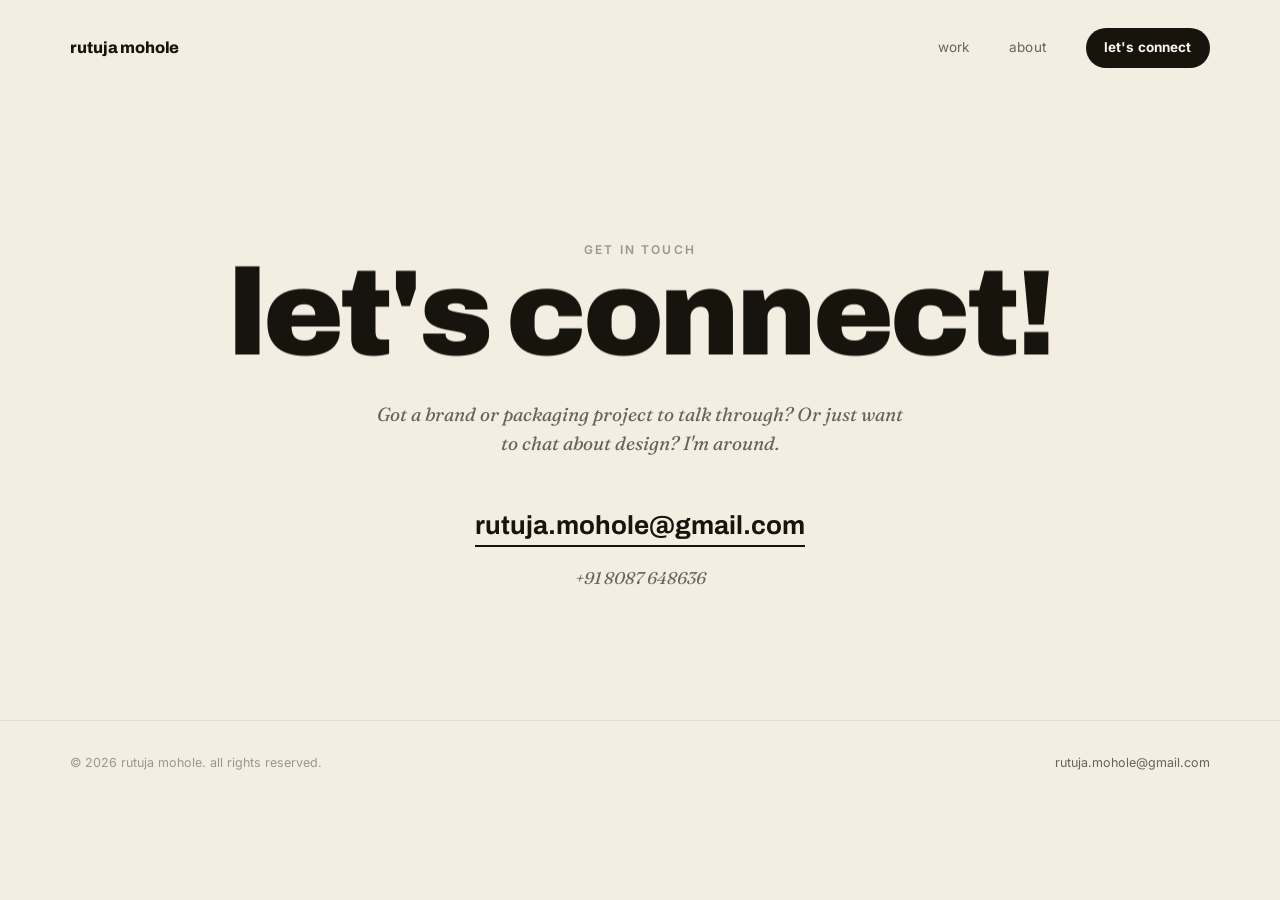
<file: contact.html>
<!DOCTYPE html>
<html lang="en">
<head>
<meta charset="UTF-8">
<meta name="viewport" content="width=device-width, initial-scale=1.0">
<link rel="manifest" href="/manifest.json">
<meta name="theme-color" content="#17140E">
<link rel="icon" href="/icons/favicon-32.png" sizes="32x32" type="image/png">
<link rel="icon" href="/icons/favicon-48.png" sizes="48x48" type="image/png">
<link rel="apple-touch-icon" href="/icons/apple-touch-icon.png">
<meta name="apple-mobile-web-app-capable" content="yes">
<meta name="apple-mobile-web-app-status-bar-style" content="black-translucent">
<meta name="apple-mobile-web-app-title" content="Rutuja Mohole">
<title>Contact | Rutuja Mohole</title>
<meta name="description" content="Get in touch with Rutuja Mohole, Senior Communication Designer & Brand Design Strategist.">
<link rel="preconnect" href="https://fonts.googleapis.com">
<link rel="preconnect" href="https://fonts.gstatic.com" crossorigin>
<link rel="stylesheet" href="https://fonts.googleapis.com/css2?family=Archivo:wght@500;600;700;800;900&family=Fraunces:ital,opsz,wght@0,9..144,400;0,9..144,500;0,9..144,600;1,9..144,400;1,9..144,500&family=Inter:wght@400;500;600;700&display=swap">
<link rel="stylesheet" href="css/style.css">
</head>
<body>

<nav class="nav">
  <a href="index.html" class="nav-mark">Rutuja Mohole</a>
  <div class="nav-links">
    <a href="work.html">Work</a>
    <a href="about.html">About</a>
    <a href="contact.html" class="cta">Let's Connect</a>
  </div>
  <button class="nav-toggle" aria-label="Menu"><span></span><span></span><span></span></button>
</nav>
<div class="nav-backdrop"></div>

<section class="contact" id="contact" style="padding-top:220px;min-height:80vh;display:flex;align-items:center;">
  <div class="wrap">
    <p class="eyebrow reveal">Get in touch</p>
    <h2 class="contact-title" data-kinetic>Let's connect!</h2>
    <p class="contact-sub reveal">Got a brand or packaging project to talk through? Or just want to chat about design? I'm around.</p>
    <a class="contact-email reveal" href="mailto:rutuja.mohole@gmail.com">rutuja.mohole@gmail.com</a>
    <p class="section-sub reveal" style="margin-top:18px;text-align:center;max-width:none;">+91 8087 648636</p>
  </div>
</section>

<footer>
  <span>© <span id="year">2026</span> Rutuja Mohole. All rights reserved.</span>
  <a href="mailto:rutuja.mohole@gmail.com">rutuja.mohole@gmail.com</a>
</footer>

<script src="js/main.js"></script>
</body>
</html>
</file>
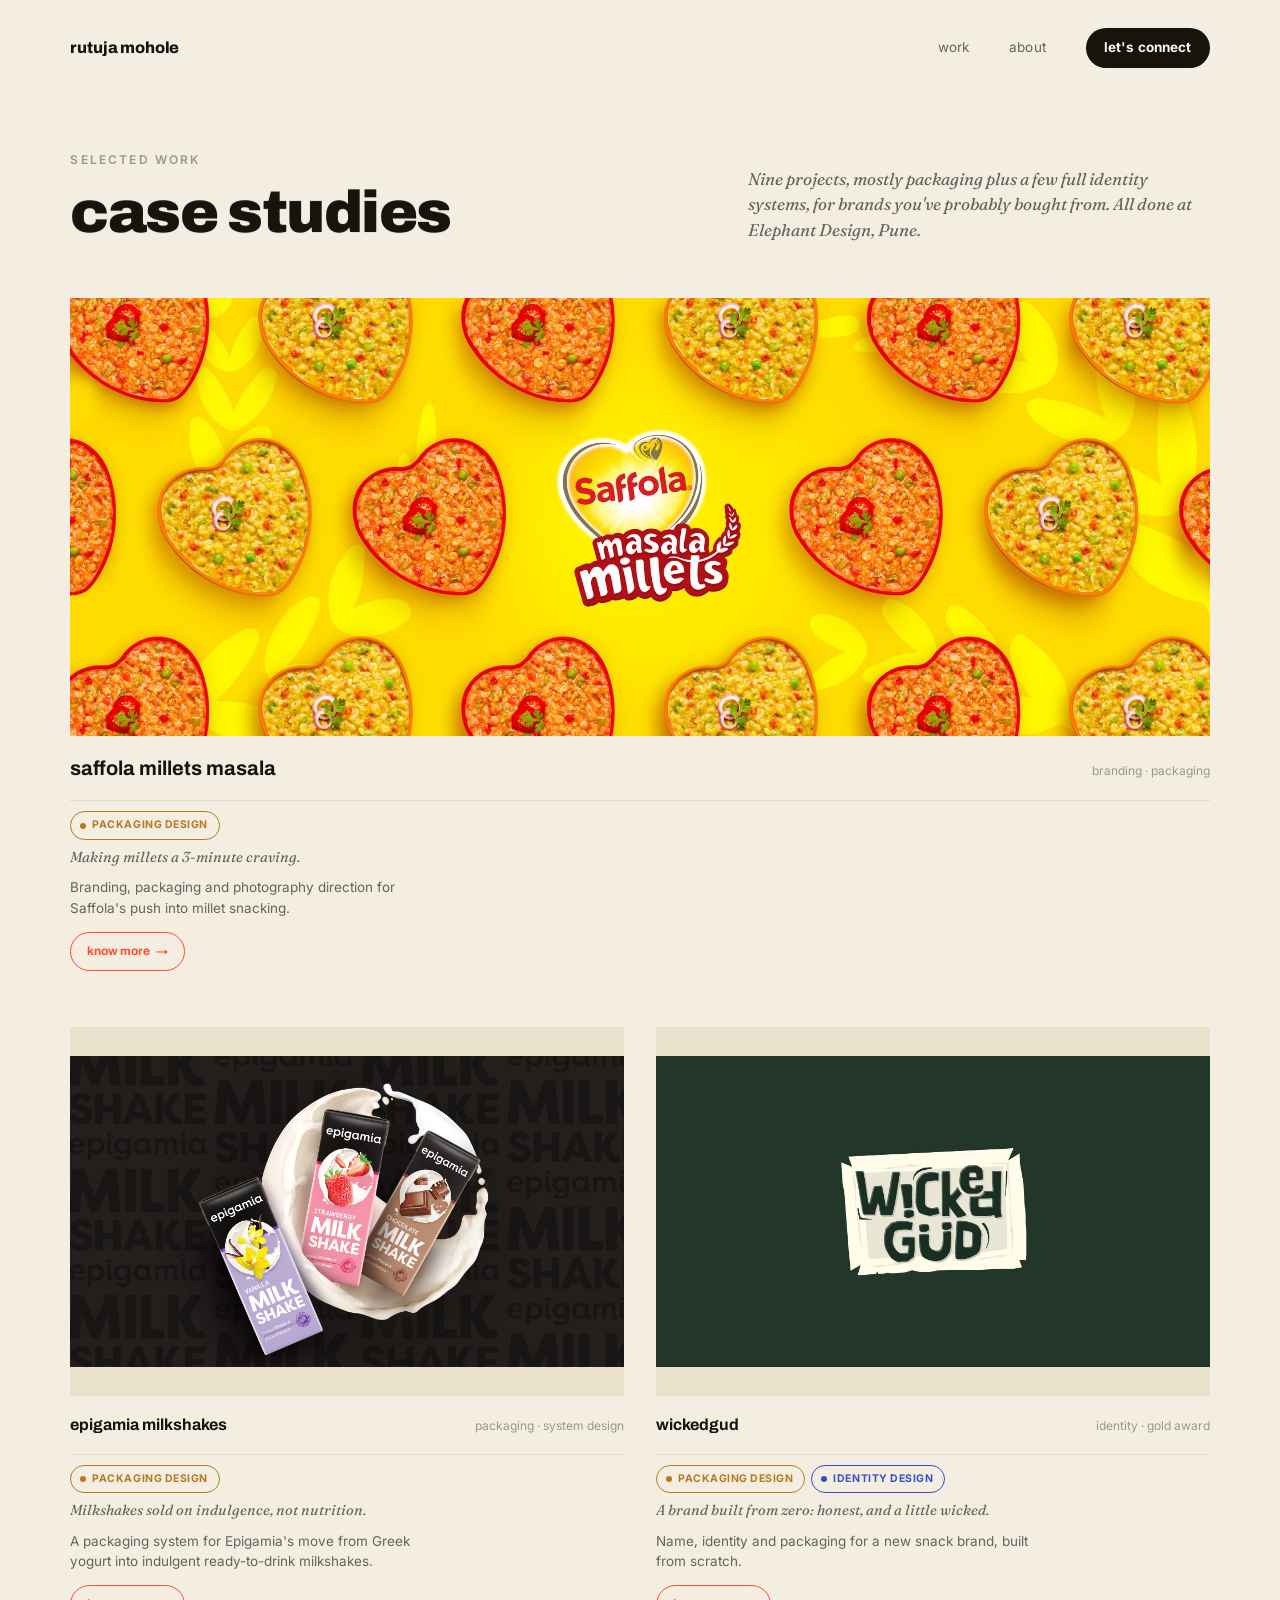
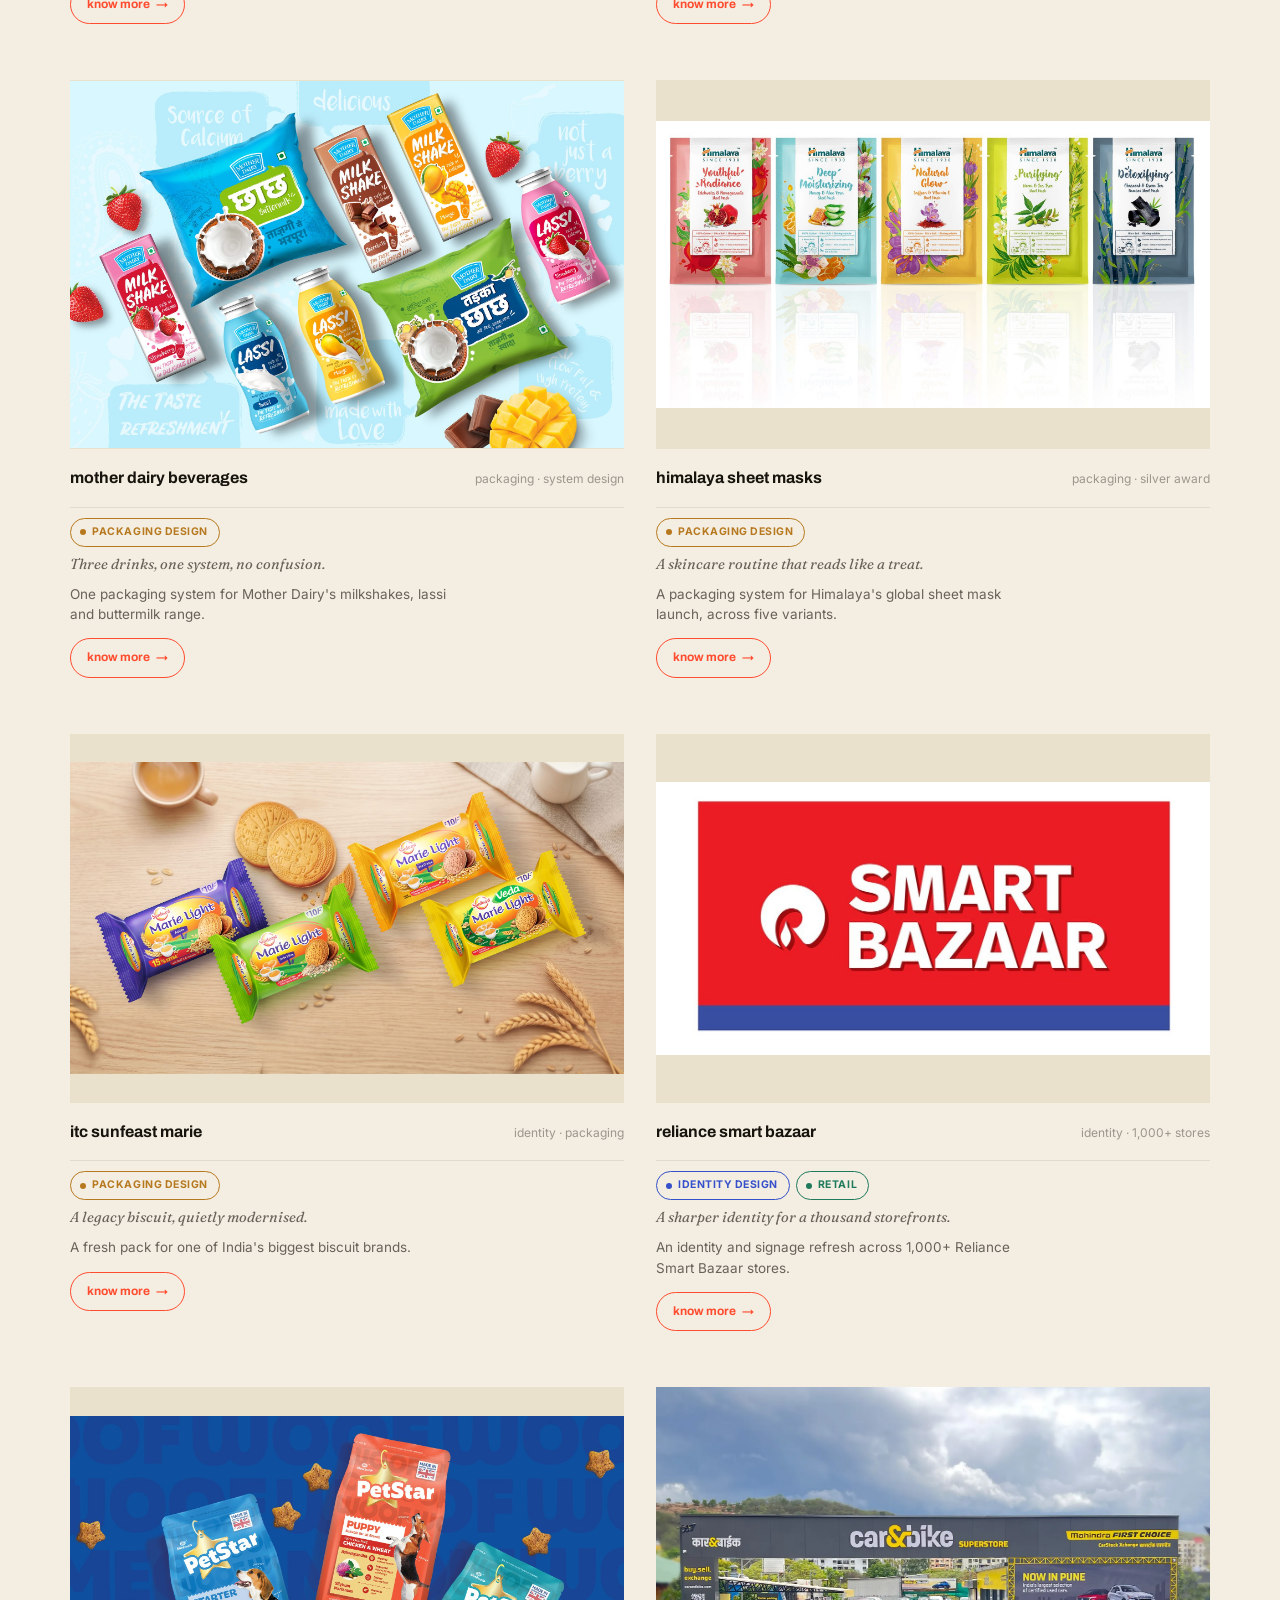
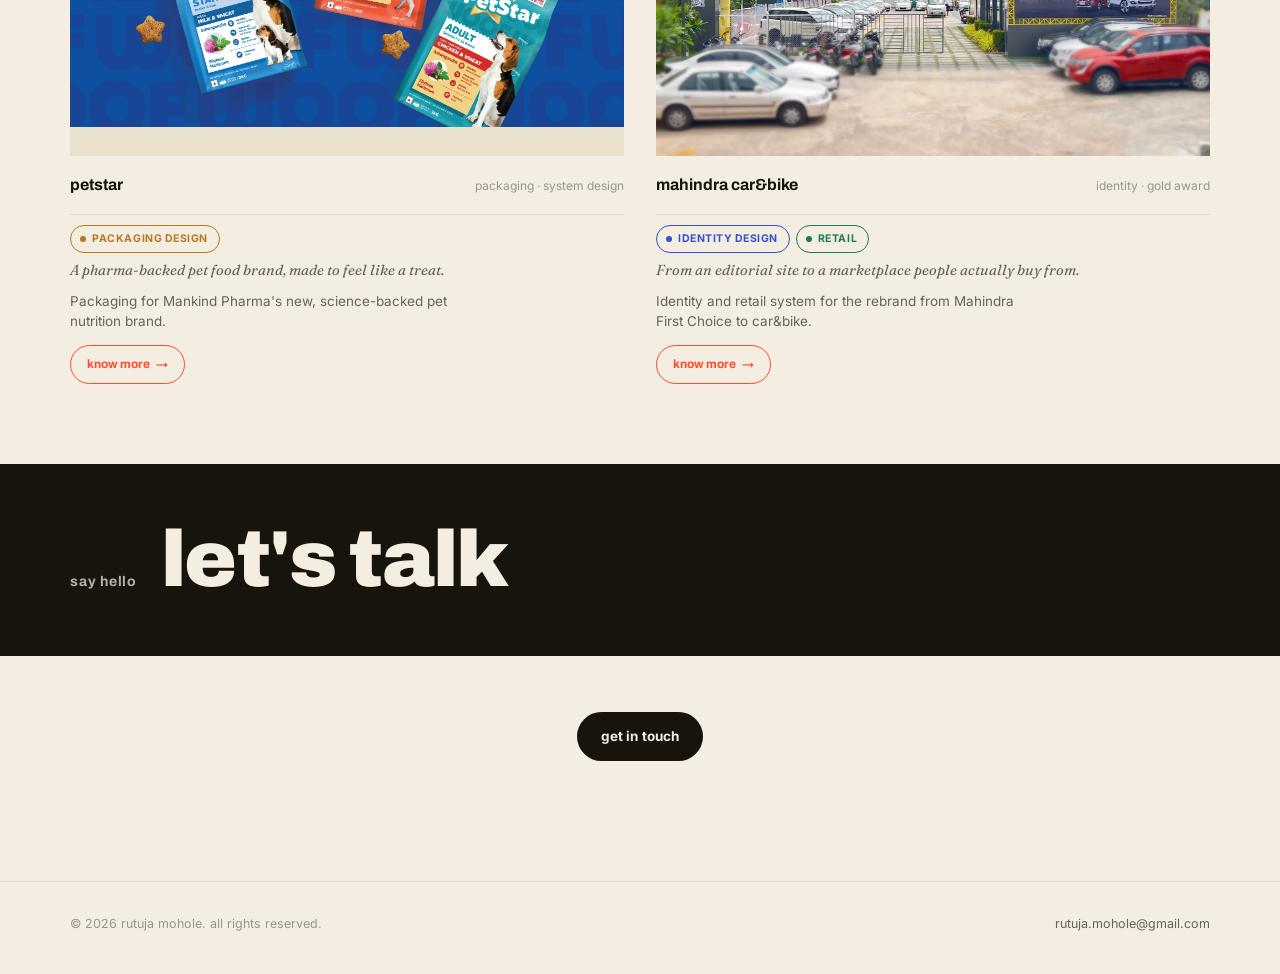
<file: work.html>
<!DOCTYPE html>
<html lang="en">
<head>
<meta charset="UTF-8">
<meta name="viewport" content="width=device-width, initial-scale=1.0">
<link rel="manifest" href="/manifest.json">
<meta name="theme-color" content="#17140E">
<link rel="icon" href="/icons/favicon-32.png" sizes="32x32" type="image/png">
<link rel="icon" href="/icons/favicon-48.png" sizes="48x48" type="image/png">
<link rel="apple-touch-icon" href="/icons/apple-touch-icon.png">
<meta name="apple-mobile-web-app-capable" content="yes">
<meta name="apple-mobile-web-app-status-bar-style" content="black-translucent">
<meta name="apple-mobile-web-app-title" content="Rutuja Mohole">
<title>Work | Rutuja Mohole</title>
<meta name="description" content="Selected packaging, identity and brand-system work by Rutuja Mohole, Senior Communication Designer & Brand Design Strategist. Nine case studies, curated.">
<link rel="preconnect" href="https://fonts.googleapis.com">
<link rel="preconnect" href="https://fonts.gstatic.com" crossorigin>
<link rel="stylesheet" href="https://fonts.googleapis.com/css2?family=Archivo:wght@500;600;700;800;900&family=Fraunces:ital,opsz,wght@0,9..144,400;0,9..144,500;0,9..144,600;1,9..144,400;1,9..144,500&family=Inter:wght@400;500;600;700&display=swap">
<link rel="stylesheet" href="css/style.css">
</head>
<body>

<nav class="nav">
  <a href="index.html" class="nav-mark">Rutuja Mohole</a>
  <div class="nav-links">
    <a href="work.html">Work</a>
    <a href="about.html">About</a>
    <a href="contact.html" class="cta">Let's Connect</a>
  </div>
  <button class="nav-toggle" aria-label="Menu"><span></span><span></span><span></span></button>
</nav>
<div class="nav-backdrop"></div>

<section class="work-index" id="work" style="padding-top:150px;">
  <div class="wrap">
    <div class="section-head reveal">
      <div>
        <p class="eyebrow" style="margin-bottom:14px;">Selected Work</p>
        <h2 class="section-title" data-kinetic>case studies</h2>
      </div>
      <p class="section-sub">Nine projects, mostly packaging plus a few full identity systems, for brands you've probably bought from. All done at Elephant Design, Pune.</p>
    </div>

    <div class="work-grid">
      <a class="work-card highlight reveal" href="work/saffola-millets.html">
        <div class="work-thumb" style="aspect-ratio:1999/769;"><img loading="lazy" decoding="async" src="media/images/s04_Saffola_millets_banner.jpg.jpg" alt="Saffola Millets packaging"></div>
        <div class="work-cap">
          <span class="work-title">saffola millets masala</span>
          <span class="work-role">branding · packaging</span>
        </div>
        <div class="category-tags">
          <span class="category-tag cat-packaging">Packaging Design</span>
        </div>
        <span class="work-outcome">Making millets a 3-minute craving.</span>
        <p class="work-explainer">Branding, packaging and photography direction for Saffola's push into millet snacking.</p>
        <span class="know-more-link">know more</span>
      </a>

      <a class="work-card reveal" href="work/epigamia-milkshakes.html">
        <div class="work-thumb" style="aspect-ratio:2000/1125;"><img loading="lazy" decoding="async" src="media/images/s09_Epigamia_Website_simulation_1.jpg.jpg" alt="Epigamia milkshake packaging"></div>
        <div class="work-cap">
          <span class="work-title">epigamia milkshakes</span>
          <span class="work-role">packaging · system design</span>
        </div>
        <div class="category-tags">
          <span class="category-tag cat-packaging">Packaging Design</span>
        </div>
        <span class="work-outcome">Milkshakes sold on indulgence, not nutrition.</span>
        <p class="work-explainer">A packaging system for Epigamia's move from Greek yogurt into indulgent ready-to-drink milkshakes.</p>
        <span class="know-more-link">know more</span>
      </a>

      <a class="work-card reveal" href="work/wickedgud.html">
        <div class="work-thumb" style="aspect-ratio:2000/1125;"><img loading="lazy" decoding="async" src="media/images/s14_Logo-01.jpg.jpg" alt="WickedGud identity"></div>
        <div class="work-cap">
          <span class="work-title">wickedgud</span>
          <span class="work-role">identity · gold award</span>
        </div>
        <div class="category-tags">
          <span class="category-tag cat-packaging">Packaging Design</span>
          <span class="category-tag cat-identity">Identity Design</span>
        </div>
        <span class="work-outcome">A brand built from zero: honest, and a little wicked.</span>
        <p class="work-explainer">Name, identity and packaging for a new snack brand, built from scratch.</p>
        <span class="know-more-link">know more</span>
      </a>

      <a class="work-card reveal" href="work/mother-dairy-beverages.html">
        <div class="work-thumb" style="aspect-ratio:2000/1325;"><img loading="lazy" decoding="async" src="media/images/s20_Mother_Dairy_Simulations_5.png.jpg" alt="Mother Dairy beverages packaging"></div>
        <div class="work-cap">
          <span class="work-title">mother dairy beverages</span>
          <span class="work-role">packaging · system design</span>
        </div>
        <div class="category-tags">
          <span class="category-tag cat-packaging">Packaging Design</span>
        </div>
        <span class="work-outcome">Three drinks, one system, no confusion.</span>
        <p class="work-explainer">One packaging system for Mother Dairy's milkshakes, lassi and buttermilk range.</p>
        <span class="know-more-link">know more</span>
      </a>

      <a class="work-card reveal" href="work/himalaya-sheet-masks.html">
        <div class="work-thumb" style="aspect-ratio:2000/1038;"><img loading="lazy" decoding="async" src="media/images/s25_Main_Image_2.jpg.jpg" alt="Himalaya sheet mask packaging"></div>
        <div class="work-cap">
          <span class="work-title">himalaya sheet masks</span>
          <span class="work-role">packaging · silver award</span>
        </div>
        <div class="category-tags">
          <span class="category-tag cat-packaging">Packaging Design</span>
        </div>
        <span class="work-outcome">A skincare routine that reads like a treat.</span>
        <p class="work-explainer">A packaging system for Himalaya's global sheet mask launch, across five variants.</p>
        <span class="know-more-link">know more</span>
      </a>

      <a class="work-card reveal" href="work/sunfeast-marie.html">
        <div class="work-thumb" style="aspect-ratio:2000/1125;"><img loading="lazy" decoding="async" src="media/images/s29_Marie_composite_1.jpg.jpg" alt="Sunfeast Marie packaging"></div>
        <div class="work-cap">
          <span class="work-title">itc sunfeast marie</span>
          <span class="work-role">identity · packaging</span>
        </div>
        <div class="category-tags">
          <span class="category-tag cat-packaging">Packaging Design</span>
        </div>
        <span class="work-outcome">A legacy biscuit, quietly modernised.</span>
        <p class="work-explainer">A fresh pack for one of India's biggest biscuit brands.</p>
        <span class="know-more-link">know more</span>
      </a>

      <a class="work-card reveal" href="work/reliance-smart-bazaar.html">
        <div class="work-thumb" style="aspect-ratio:1206/595;"><img loading="lazy" decoding="async" src="media/images/s34_Reliance_Smart_Bazaar_logo.jpg.jpg" alt="Reliance Smart Bazaar logo"></div>
        <div class="work-cap">
          <span class="work-title">reliance smart bazaar</span>
          <span class="work-role">identity · 1,000+ stores</span>
        </div>
        <div class="category-tags">
          <span class="category-tag cat-identity">Identity Design</span>
          <span class="category-tag cat-retail">Retail</span>
        </div>
        <span class="work-outcome">A sharper identity for a thousand storefronts.</span>
        <p class="work-explainer">An identity and signage refresh across 1,000+ Reliance Smart Bazaar stores.</p>
        <span class="know-more-link">know more</span>
      </a>

      <a class="work-card reveal" href="work/petstar.html">
        <div class="work-thumb" style="aspect-ratio:2000/1125;"><img loading="lazy" decoding="async" src="media/images/petstar_hero_pack_range.jpg" alt="PetStar packaging range"></div>
        <div class="work-cap">
          <span class="work-title">petstar</span>
          <span class="work-role">packaging · system design</span>
        </div>
        <div class="category-tags">
          <span class="category-tag cat-packaging">Packaging Design</span>
        </div>
        <span class="work-outcome">A pharma-backed pet food brand, made to feel like a treat.</span>
        <p class="work-explainer">Packaging for Mankind Pharma's new, science-backed pet nutrition brand.</p>
        <span class="know-more-link">know more</span>
      </a>

      <a class="work-card reveal" href="work/mahindra-car-bike.html">
        <div class="work-thumb" style="aspect-ratio:1600/1067;"><img loading="lazy" decoding="async" src="media/images/cb_storefront_front.webp" alt="Mahindra Car&amp;Bike Superstore"></div>
        <div class="work-cap">
          <span class="work-title">mahindra car&amp;bike</span>
          <span class="work-role">identity · gold award</span>
        </div>
        <div class="category-tags">
          <span class="category-tag cat-identity">Identity Design</span>
          <span class="category-tag cat-retail">Retail</span>
        </div>
        <span class="work-outcome">From an editorial site to a marketplace people actually buy from.</span>
        <p class="work-explainer">Identity and retail system for the rebrand from Mahindra First Choice to car&amp;bike.</p>
        <span class="know-more-link">know more</span>
      </a>
    </div>
  </div>
</section>

<div class="chapter-divider reveal breakout" style="--div-bg:var(--ink);--div-ink:var(--paper);margin-top:40px;">
  <div class="wrap chapter-divider-inner">
    <span class="chapter-num">say hello</span>
    <span class="chapter-label">let's talk</span>
  </div>
</div>
<section style="padding:56px 0 120px;">
  <div class="wrap" style="text-align:center;">
    <a href="contact.html" class="btn btn-primary">get in touch</a>
  </div>
</section>

<footer>
  <span>© <span id="year">2026</span> Rutuja Mohole. All rights reserved.</span>
  <a href="mailto:rutuja.mohole@gmail.com">rutuja.mohole@gmail.com</a>
</footer>

<script src="js/main.js"></script>
</body>
</html>
</file>
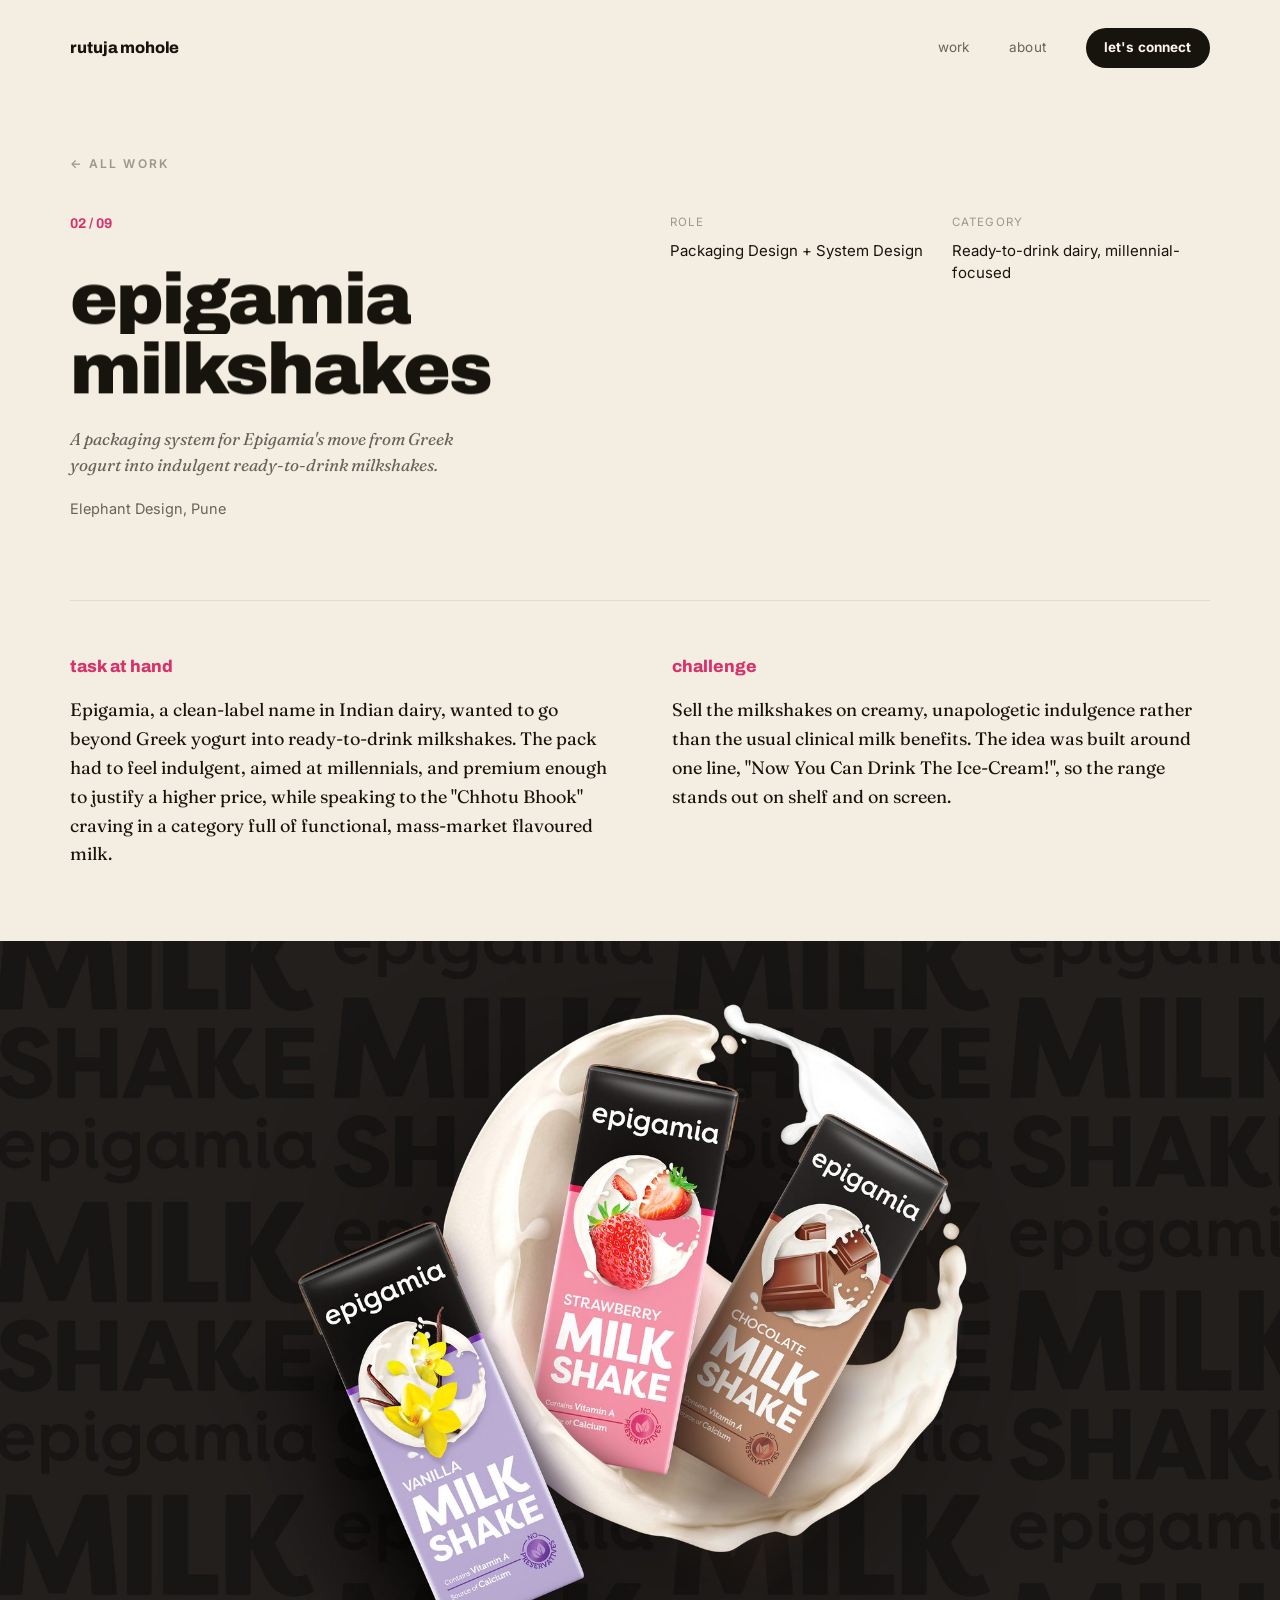
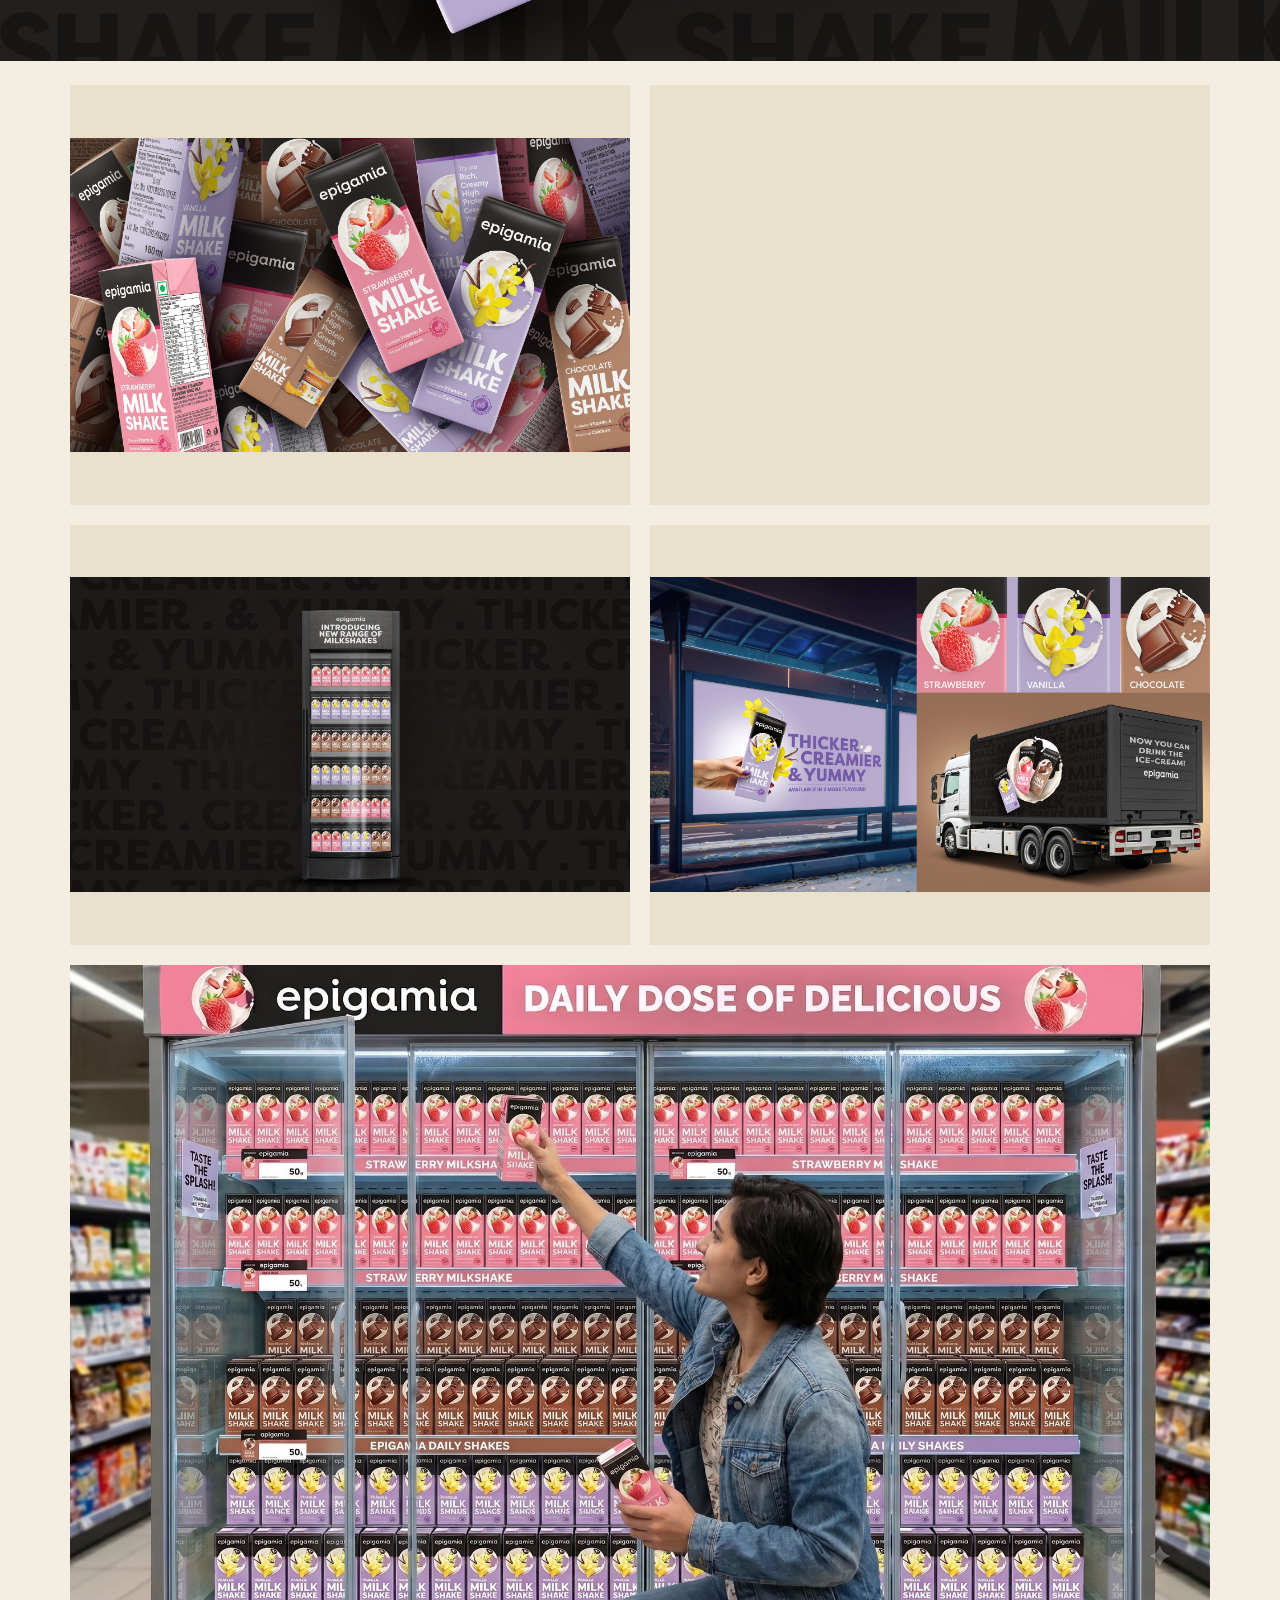
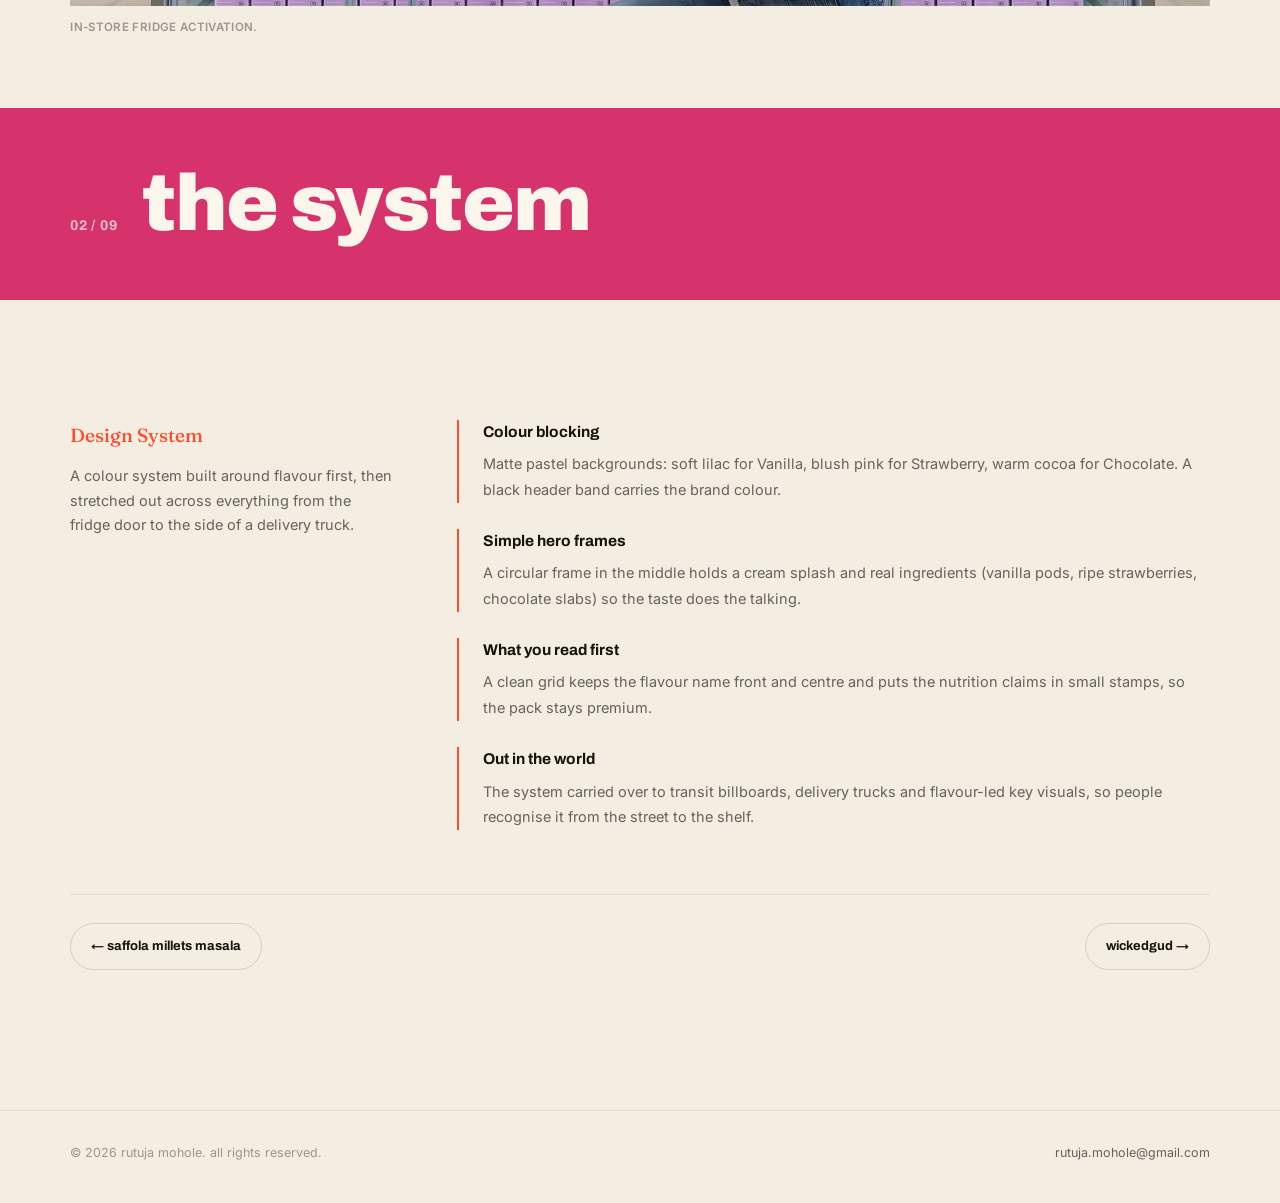
<file: work/epigamia-milkshakes.html>
<!DOCTYPE html>
<html lang="en">
<head>
<meta charset="UTF-8">
<meta name="viewport" content="width=device-width, initial-scale=1.0">
<link rel="manifest" href="/manifest.json">
<meta name="theme-color" content="#17140E">
<link rel="icon" href="/icons/favicon-32.png" sizes="32x32" type="image/png">
<link rel="icon" href="/icons/favicon-48.png" sizes="48x48" type="image/png">
<link rel="apple-touch-icon" href="/icons/apple-touch-icon.png">
<meta name="apple-mobile-web-app-capable" content="yes">
<meta name="apple-mobile-web-app-status-bar-style" content="black-translucent">
<meta name="apple-mobile-web-app-title" content="Rutuja Mohole">
<title>Epigamia Milkshakes: Case Study | Rutuja Mohole</title>
<meta name="description" content="Packaging for Epigamia's ready-to-drink milkshake range: premium, indulgent and aimed at millennials.">
<link rel="preconnect" href="https://fonts.googleapis.com">
<link rel="preconnect" href="https://fonts.gstatic.com" crossorigin>
<link rel="stylesheet" href="https://fonts.googleapis.com/css2?family=Archivo:wght@500;600;700;800;900&family=Fraunces:ital,opsz,wght@0,9..144,400;0,9..144,500;0,9..144,600;1,9..144,400;1,9..144,500&family=Inter:wght@400;500;600;700&display=swap">
<link rel="stylesheet" href="../css/style.css">
</head>
<body>

<nav class="nav">
  <a href="../index.html" class="nav-mark">Rutuja Mohole</a>
  <div class="nav-links">
    <a href="../work.html">Work</a>
    <a href="../about.html">About</a>
    <a href="../contact.html" class="cta">Let's Connect</a>
  </div>
  <button class="nav-toggle" aria-label="Menu"><span></span><span></span><span></span></button>
</nav>
<div class="nav-backdrop"></div>

<section class="case" id="case-epigamia" style="padding-top:150px;--case-accent:#D6336C;">
  <div class="wrap">
    <a href="../work.html" class="eyebrow" style="display:inline-flex;align-items:center;gap:8px;margin-bottom:40px;">&larr; All Work</a>
    <div class="case-head">
      <div class="reveal">
        <div class="case-id"><span class="num">02 / 09</span></div>
        <h3 class="case-title" data-kinetic>Epigamia Milkshakes</h3>
        <p class="case-dek">A packaging system for Epigamia's move from Greek yogurt into indulgent ready-to-drink milkshakes.</p>
        <p class="case-company">Elephant Design, Pune</p>
      </div>
      <div class="case-facts reveal">
        <div>
          <div class="fact-label">Role</div>
          <div class="fact-value">Packaging Design + System Design</div>
        </div>
        <div>
          <div class="fact-label">Category</div>
          <div class="fact-value">Ready-to-drink dairy, millennial-focused</div>
        </div>
      </div>
    </div>

    <div class="case-copy">
      <div class="copy-block reveal">
        <h4>Task at hand</h4>
        <p>Epigamia, a clean-label name in Indian dairy, wanted to go beyond Greek yogurt into ready-to-drink milkshakes. The pack had to feel indulgent, aimed at millennials, and premium enough to justify a higher price, while speaking to the "Chhotu Bhook" craving in a category full of functional, mass-market flavoured milk.</p>
      </div>
      <div class="copy-block reveal">
        <h4>Challenge</h4>
        <p>Sell the milkshakes on creamy, unapologetic indulgence rather than the usual clinical milk benefits. The idea was built around one line, "Now You Can Drink The Ice-Cream!", so the range stands out on shelf and on screen.</p>
      </div>
    </div>

    <div class="case-media reveal">
      <div class="media-row g1 breakout media-highlight">
        <div class="media-item wide" style="aspect-ratio:2000/1125;"><img src="../media/images/s09_Epigamia_Website_simulation_1.jpg.jpg" alt="Epigamia milkshake range packaging"></div>
      </div>
      <div class="media-grid cols-2">
        <div class="media-cell">
          <div class="media-item" style="aspect-ratio:2000/1125;"><img loading="lazy" decoding="async" src="../media/images/s10_Epigamia_Website_simulation_3.jpg.jpg" alt="Epigamia milkshake pack detail"></div>
        </div>
        <div class="media-cell">
          <div class="media-item" style="aspect-ratio:1280/720;">
          <video src="../media/videos/media2.mp4" muted loop playsinline preload="none"></video>
        </div>
        </div>
        <div class="media-cell">
          <div class="media-item" style="aspect-ratio:2000/1125;"><img loading="lazy" decoding="async" src="../media/images/s12_Epigamia_Website_Fridge_simulation_9.jpg.jpg" alt="Epigamia fridge retail simulation"></div>
        </div>
        <div class="media-cell">
          <div class="media-item" style="aspect-ratio:2000/1125;"><img loading="lazy" decoding="async" src="../media/images/s11_Epigamia_Website_simulation_7.jpg.jpg" alt="Epigamia OOH and campaign simulation"></div>
        </div>
        <div class="media-cell span-all">
          <div class="media-item span-all" style="aspect-ratio:1999/1125;"><img loading="lazy" decoding="async" src="../media/images/s15_Gemini_Generated_Image_jvsvzcjvsvzcjvsv.jpg" alt="Epigamia in-store fridge activation with shopper"></div>
          <p class="media-cap">In-store fridge activation.</p>
        </div>
      </div>
    </div>

  </div>
</section>

<div class="chapter-divider reveal breakout" style="--div-bg:#D6336C;--div-ink:#FBF6EC;">
  <div class="wrap chapter-divider-inner">
    <span class="chapter-num">02 / 09</span>
    <span class="chapter-label">the system</span>
  </div>
</div>

<section class="case-continued">
  <div class="wrap">

    <div class="case-system reveal">
      <div>
        <h4 style="font-family:var(--serif);font-weight:500;font-size:19px;color:var(--case-accent);margin-bottom:14px;">Design System</h4>
        <p style="color:var(--ink-dim);font-size:14.5px;line-height:1.7;">A colour system built around flavour first, then stretched out across everything from the fridge door to the side of a delivery truck.</p>
      </div>
      <div class="system-list">
        <div class="system-item">
          <strong>Colour blocking</strong>
          <span>Matte pastel backgrounds: soft lilac for Vanilla, blush pink for Strawberry, warm cocoa for Chocolate. A black header band carries the brand colour.</span>
        </div>
        <div class="system-item">
          <strong>Simple hero frames</strong>
          <span>A circular frame in the middle holds a cream splash and real ingredients (vanilla pods, ripe strawberries, chocolate slabs) so the taste does the talking.</span>
        </div>
        <div class="system-item">
          <strong>What you read first</strong>
          <span>A clean grid keeps the flavour name front and centre and puts the nutrition claims in small stamps, so the pack stays premium.</span>
        </div>
        <div class="system-item">
          <strong>Out in the world</strong>
          <span>The system carried over to transit billboards, delivery trucks and flavour-led key visuals, so people recognise it from the street to the shelf.</span>
        </div>
      </div>
    </div>

    <div class="case-footer reveal">
      <a href="saffola-millets.html">&larr; Saffola Millets Masala</a>
      <a href="wickedgud.html">WickedGud &rarr;</a>
    </div>
  </div>
</section>

<footer>
  <span>© <span id="year">2026</span> Rutuja Mohole. All rights reserved.</span>
  <a href="mailto:rutuja.mohole@gmail.com">rutuja.mohole@gmail.com</a>
</footer>

<script src="../js/main.js"></script>
</body>
</html>
</file>
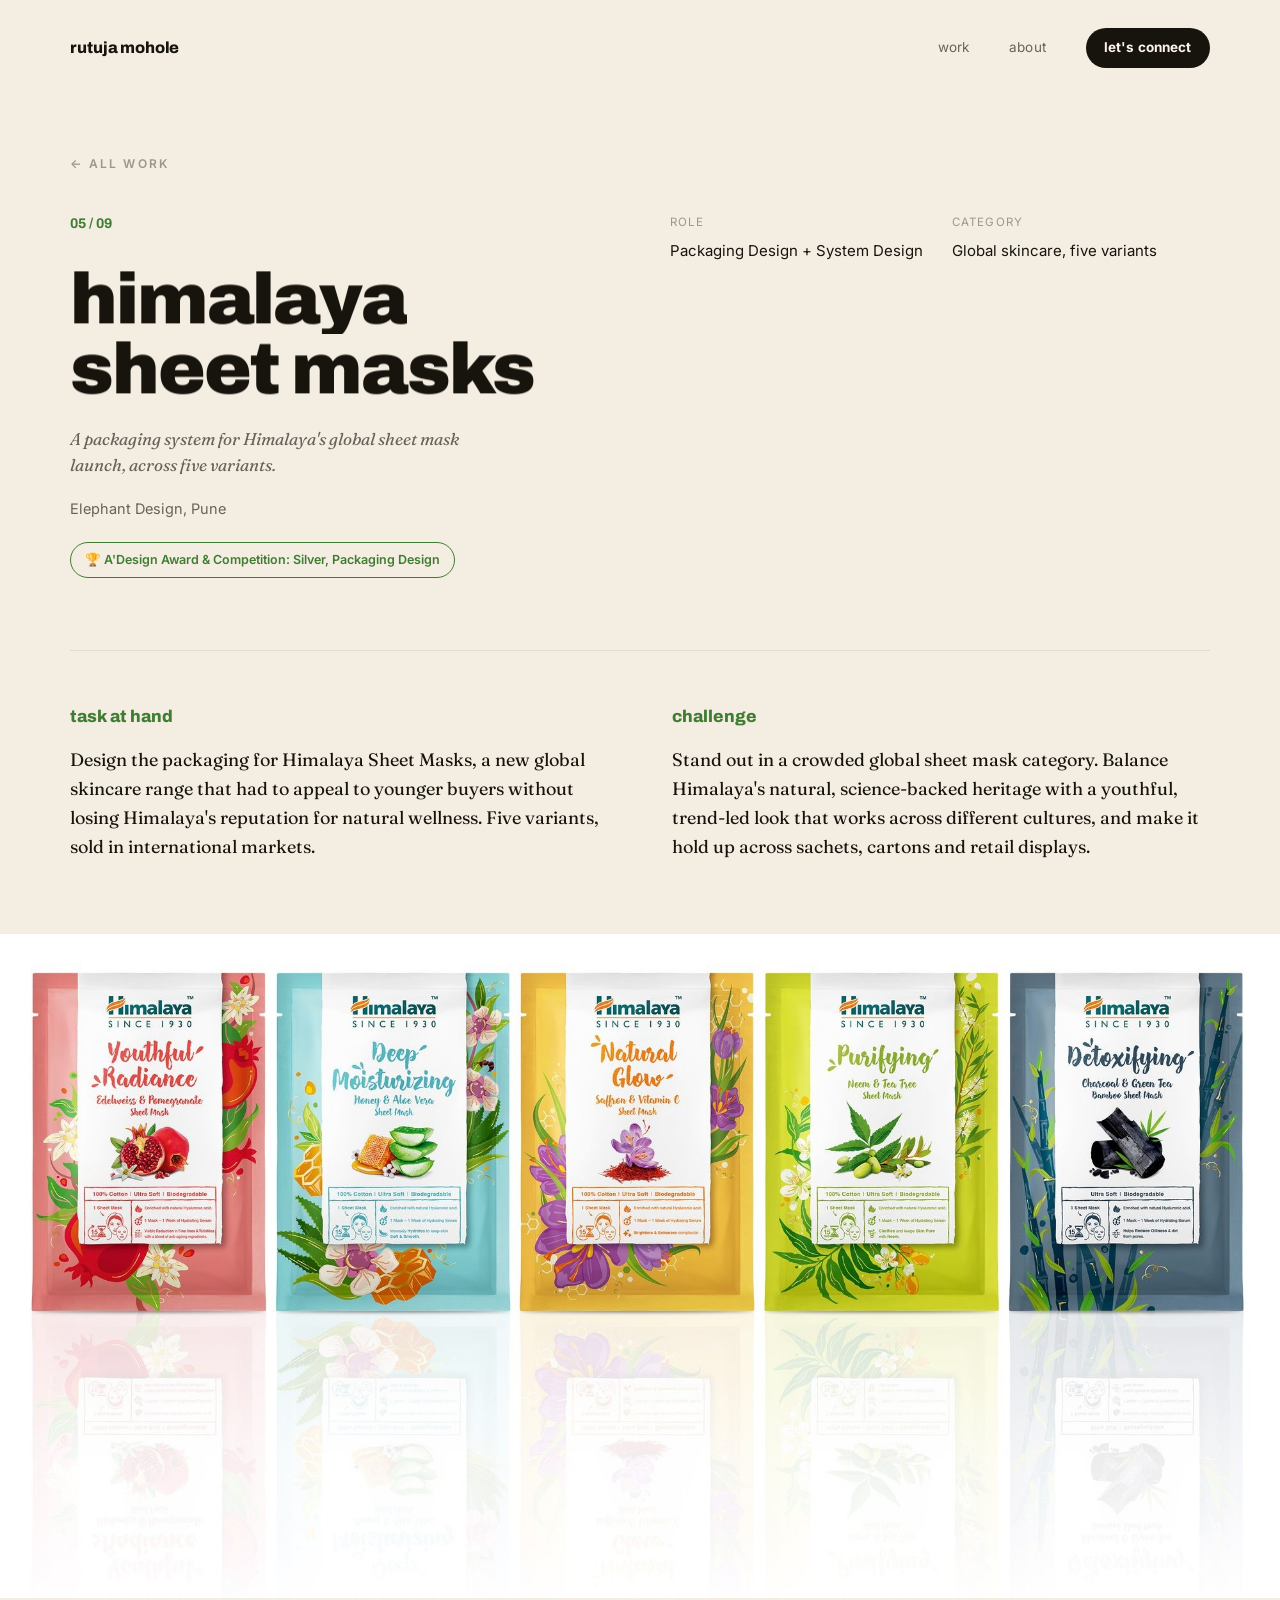
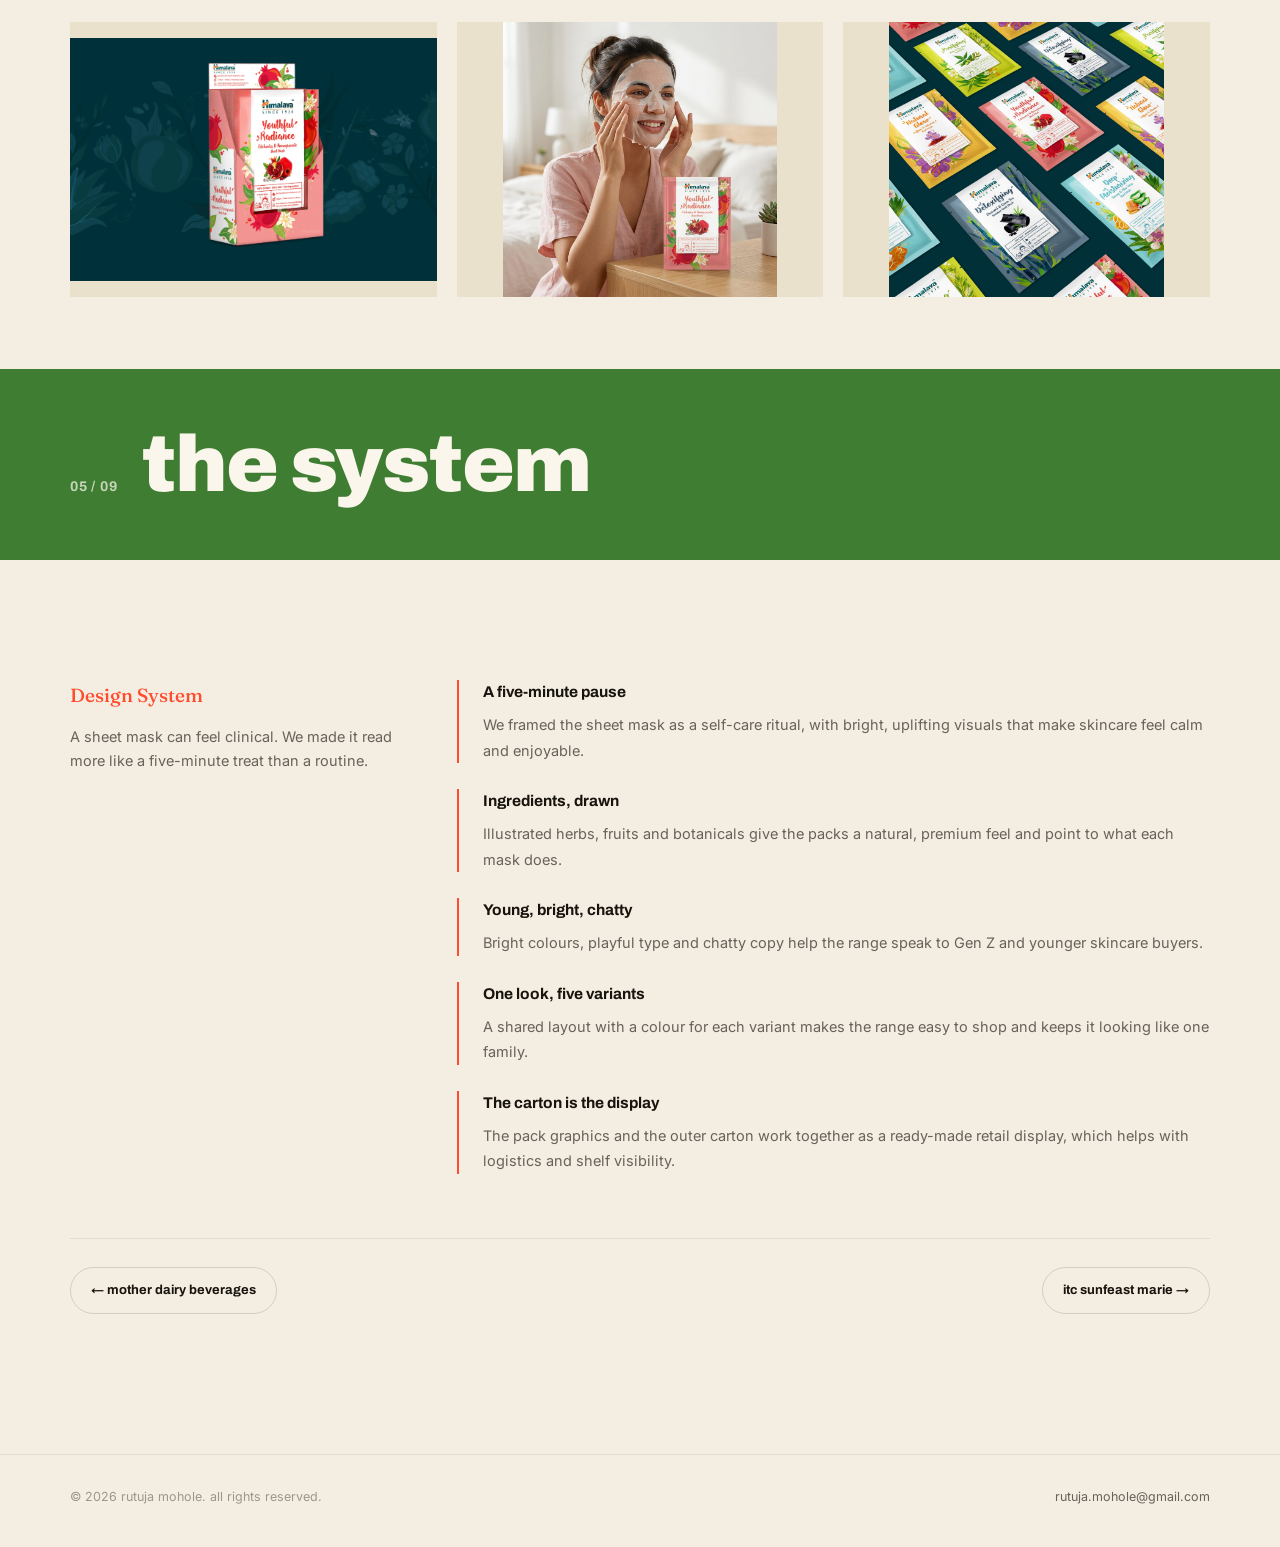
<file: work/himalaya-sheet-masks.html>
<!DOCTYPE html>
<html lang="en">
<head>
<meta charset="UTF-8">
<meta name="viewport" content="width=device-width, initial-scale=1.0">
<link rel="manifest" href="/manifest.json">
<meta name="theme-color" content="#17140E">
<link rel="icon" href="/icons/favicon-32.png" sizes="32x32" type="image/png">
<link rel="icon" href="/icons/favicon-48.png" sizes="48x48" type="image/png">
<link rel="apple-touch-icon" href="/icons/apple-touch-icon.png">
<meta name="apple-mobile-web-app-capable" content="yes">
<meta name="apple-mobile-web-app-status-bar-style" content="black-translucent">
<meta name="apple-mobile-web-app-title" content="Rutuja Mohole">
<title>Himalaya Sheet Masks: Case Study | Rutuja Mohole</title>
<meta name="description" content="Packaging for Himalaya's global sheet mask range. Silver, A'Design Award & Competition.">
<link rel="preconnect" href="https://fonts.googleapis.com">
<link rel="preconnect" href="https://fonts.gstatic.com" crossorigin>
<link rel="stylesheet" href="https://fonts.googleapis.com/css2?family=Archivo:wght@500;600;700;800;900&family=Fraunces:ital,opsz,wght@0,9..144,400;0,9..144,500;0,9..144,600;1,9..144,400;1,9..144,500&family=Inter:wght@400;500;600;700&display=swap">
<link rel="stylesheet" href="../css/style.css">
</head>
<body>

<nav class="nav">
  <a href="../index.html" class="nav-mark">Rutuja Mohole</a>
  <div class="nav-links">
    <a href="../work.html">Work</a>
    <a href="../about.html">About</a>
    <a href="../contact.html" class="cta">Let's Connect</a>
  </div>
  <button class="nav-toggle" aria-label="Menu"><span></span><span></span><span></span></button>
</nav>
<div class="nav-backdrop"></div>

<section class="case" id="case-himalaya" style="padding-top:150px;--case-accent:#3F7D32;">
  <div class="wrap">
    <a href="../work.html" class="eyebrow" style="display:inline-flex;align-items:center;gap:8px;margin-bottom:40px;">&larr; All Work</a>
    <div class="case-head">
      <div class="reveal">
        <div class="case-id"><span class="num">05 / 09</span></div>
        <h3 class="case-title" data-kinetic>Himalaya Sheet Masks</h3>
        <p class="case-dek">A packaging system for Himalaya's global sheet mask launch, across five variants.</p>
        <p class="case-company">Elephant Design, Pune</p>
        <div class="case-award">🏆 A'Design Award & Competition: Silver, Packaging Design</div>
      </div>
      <div class="case-facts reveal">
        <div>
          <div class="fact-label">Role</div>
          <div class="fact-value">Packaging Design + System Design</div>
        </div>
        <div>
          <div class="fact-label">Category</div>
          <div class="fact-value">Global skincare, five variants</div>
        </div>
      </div>
    </div>

    <div class="case-copy">
      <div class="copy-block reveal">
        <h4>Task at hand</h4>
        <p>Design the packaging for Himalaya Sheet Masks, a new global skincare range that had to appeal to younger buyers without losing Himalaya's reputation for natural wellness. Five variants, sold in international markets.</p>
      </div>
      <div class="copy-block reveal">
        <h4>Challenge</h4>
        <p>Stand out in a crowded global sheet mask category. Balance Himalaya's natural, science-backed heritage with a youthful, trend-led look that works across different cultures, and make it hold up across sachets, cartons and retail displays.</p>
      </div>
    </div>

    <div class="case-media reveal">
      <div class="media-row g1 breakout media-highlight">
        <div class="media-item wide" style="aspect-ratio:2000/1038;"><img src="../media/images/s25_Main_Image_2.jpg.jpg" alt="Himalaya sheet mask range main packaging"></div>
      </div>
      <div class="media-grid cols-3">
        <div class="media-cell">
          <div class="media-item" style="aspect-ratio:3000/1988;"><img loading="lazy" decoding="async" src="../media/images/s26_Himalaya_website_7.webp" alt="Himalaya sheet mask animated packaging detail"></div>
        </div>
        <div class="media-cell">
          <div class="media-item" style="aspect-ratio:1024/1024;"><img loading="lazy" decoding="async" src="../media/images/s27_Firefly_Gemini_Flash_create_an_image_of_.jpg" alt="Illustration of woman applying Himalaya sheet mask"></div>
        </div>
        <div class="media-cell">
          <div class="media-item" style="aspect-ratio:1800/1800;"><img loading="lazy" decoding="async" src="../media/images/s26_Optional_image_1.jpg.jpg" alt="Himalaya sheet mask packaging detail"></div>
        </div>
      </div>
    </div>

  </div>
</section>

<div class="chapter-divider reveal breakout" style="--div-bg:#3F7D32;--div-ink:#FBF6EC;">
  <div class="wrap chapter-divider-inner">
    <span class="chapter-num">05 / 09</span>
    <span class="chapter-label">the system</span>
  </div>
</div>

<section class="case-continued">
  <div class="wrap">

    <div class="case-system reveal">
      <div>
        <h4 style="font-family:var(--serif);font-weight:500;font-size:19px;color:var(--case-accent);margin-bottom:14px;">Design System</h4>
        <p style="color:var(--ink-dim);font-size:14.5px;line-height:1.7;">A sheet mask can feel clinical. We made it read more like a five-minute treat than a routine.</p>
      </div>
      <div class="system-list">
        <div class="system-item">
          <strong>A five-minute pause</strong>
          <span>We framed the sheet mask as a self-care ritual, with bright, uplifting visuals that make skincare feel calm and enjoyable.</span>
        </div>
        <div class="system-item">
          <strong>Ingredients, drawn</strong>
          <span>Illustrated herbs, fruits and botanicals give the packs a natural, premium feel and point to what each mask does.</span>
        </div>
        <div class="system-item">
          <strong>Young, bright, chatty</strong>
          <span>Bright colours, playful type and chatty copy help the range speak to Gen Z and younger skincare buyers.</span>
        </div>
        <div class="system-item">
          <strong>One look, five variants</strong>
          <span>A shared layout with a colour for each variant makes the range easy to shop and keeps it looking like one family.</span>
        </div>
        <div class="system-item">
          <strong>The carton is the display</strong>
          <span>The pack graphics and the outer carton work together as a ready-made retail display, which helps with logistics and shelf visibility.</span>
        </div>
      </div>
    </div>

    <div class="case-footer reveal">
      <a href="mother-dairy-beverages.html">&larr; Mother Dairy Beverages</a>
      <a href="sunfeast-marie.html">ITC Sunfeast Marie &rarr;</a>
    </div>
  </div>
</section>

<footer>
  <span>© <span id="year">2026</span> Rutuja Mohole. All rights reserved.</span>
  <a href="mailto:rutuja.mohole@gmail.com">rutuja.mohole@gmail.com</a>
</footer>

<script src="../js/main.js"></script>
</body>
</html>
</file>
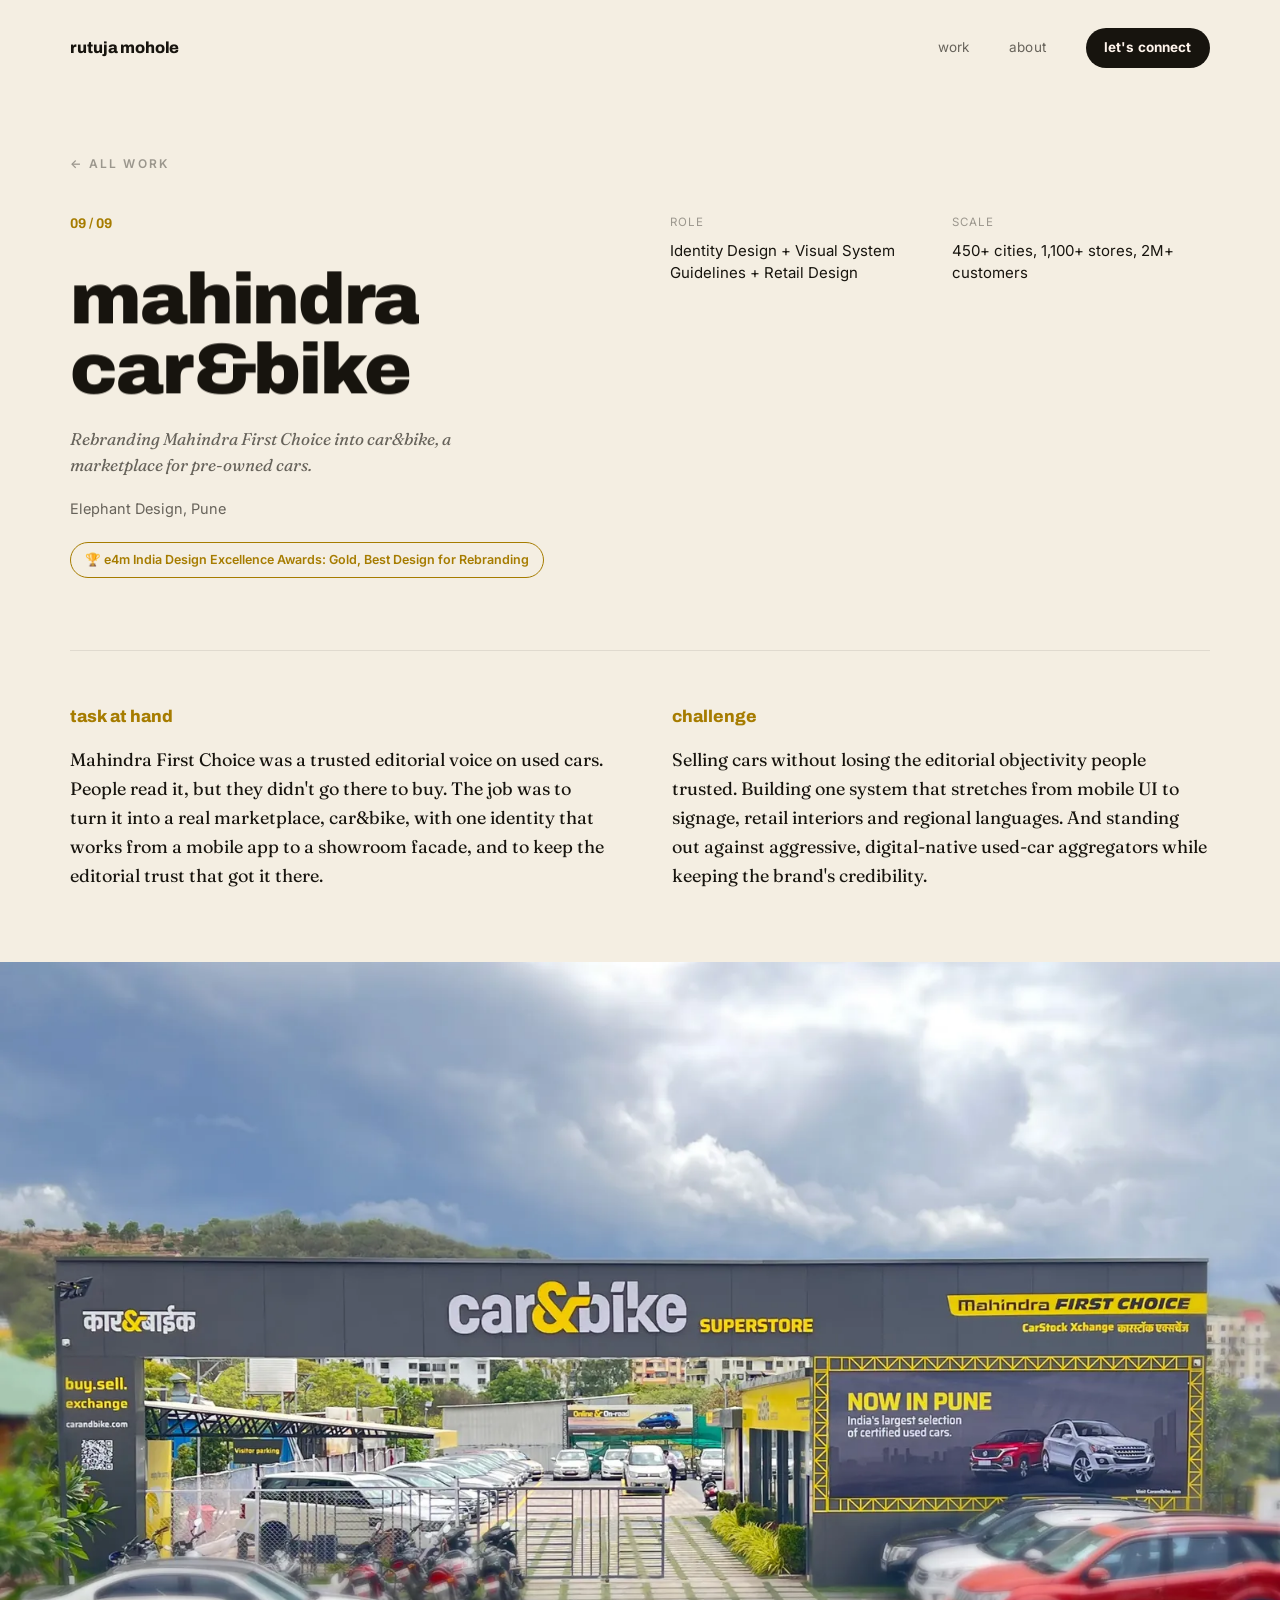
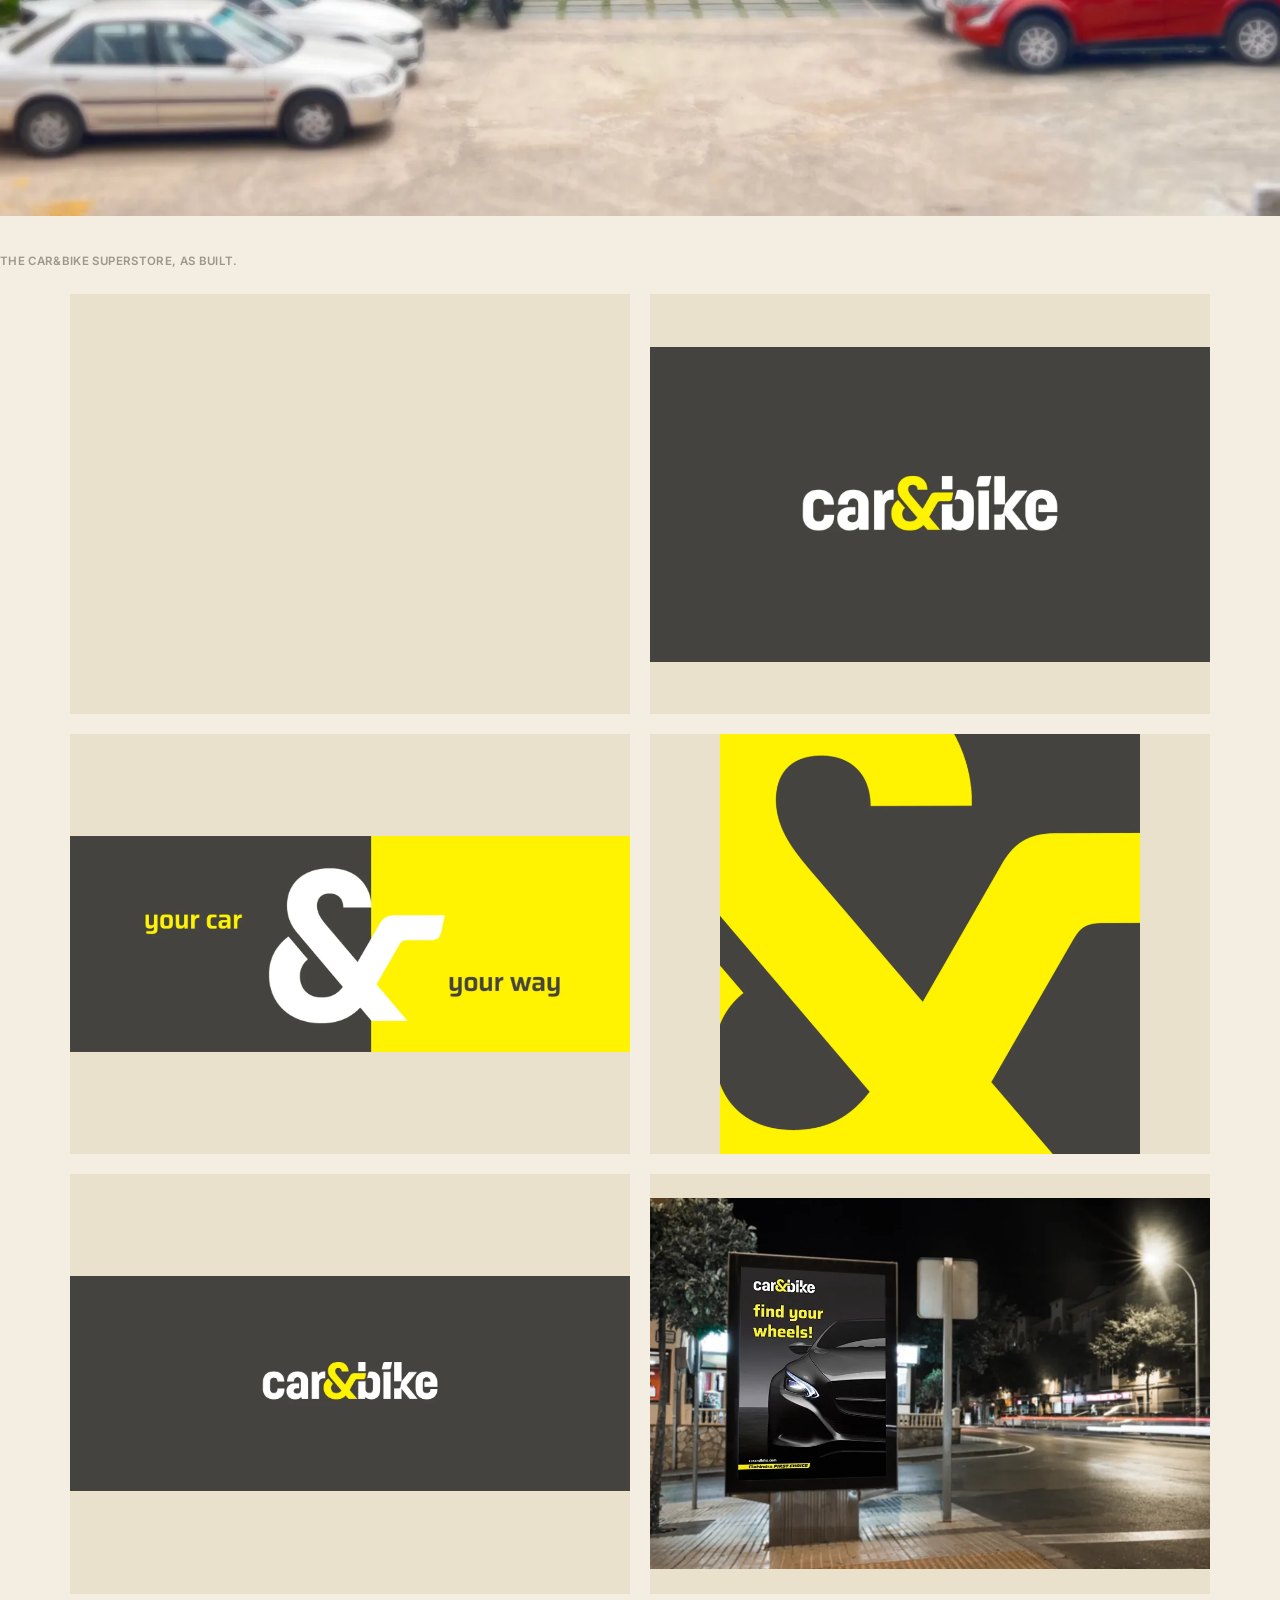
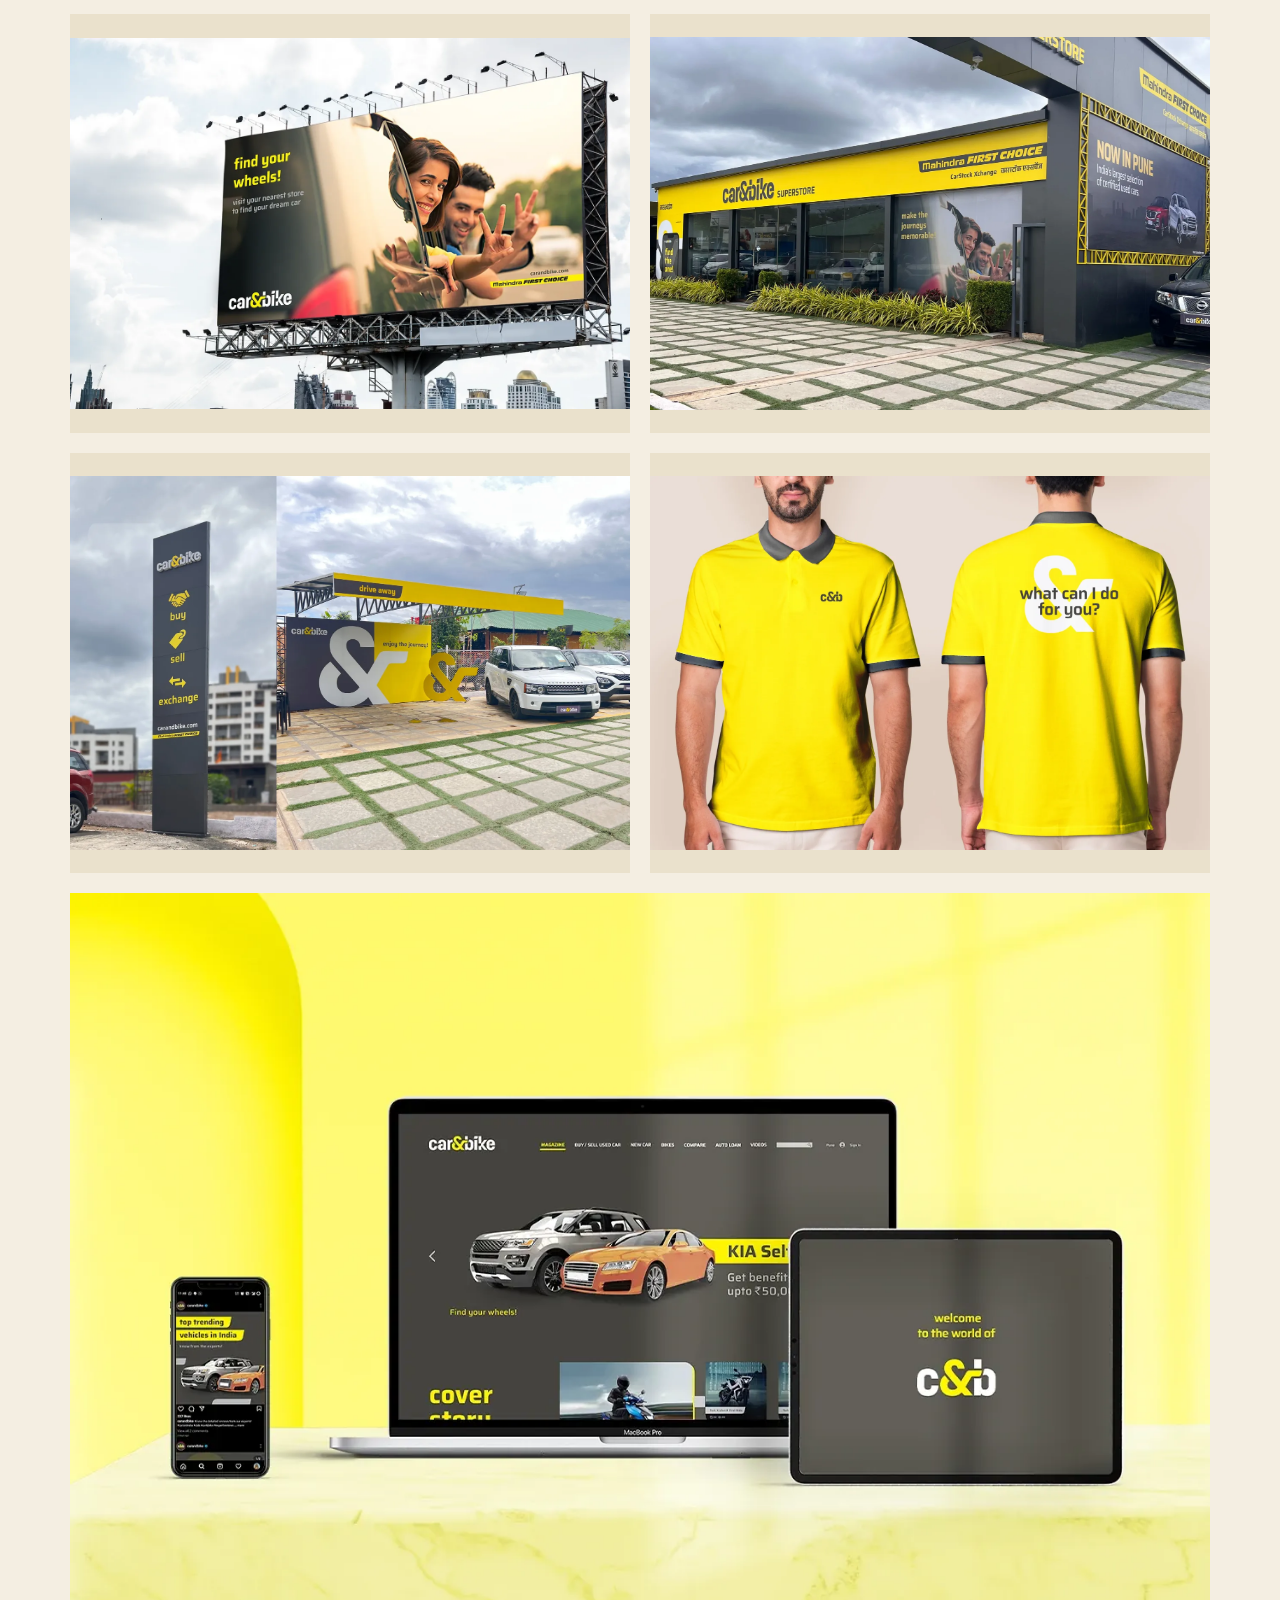
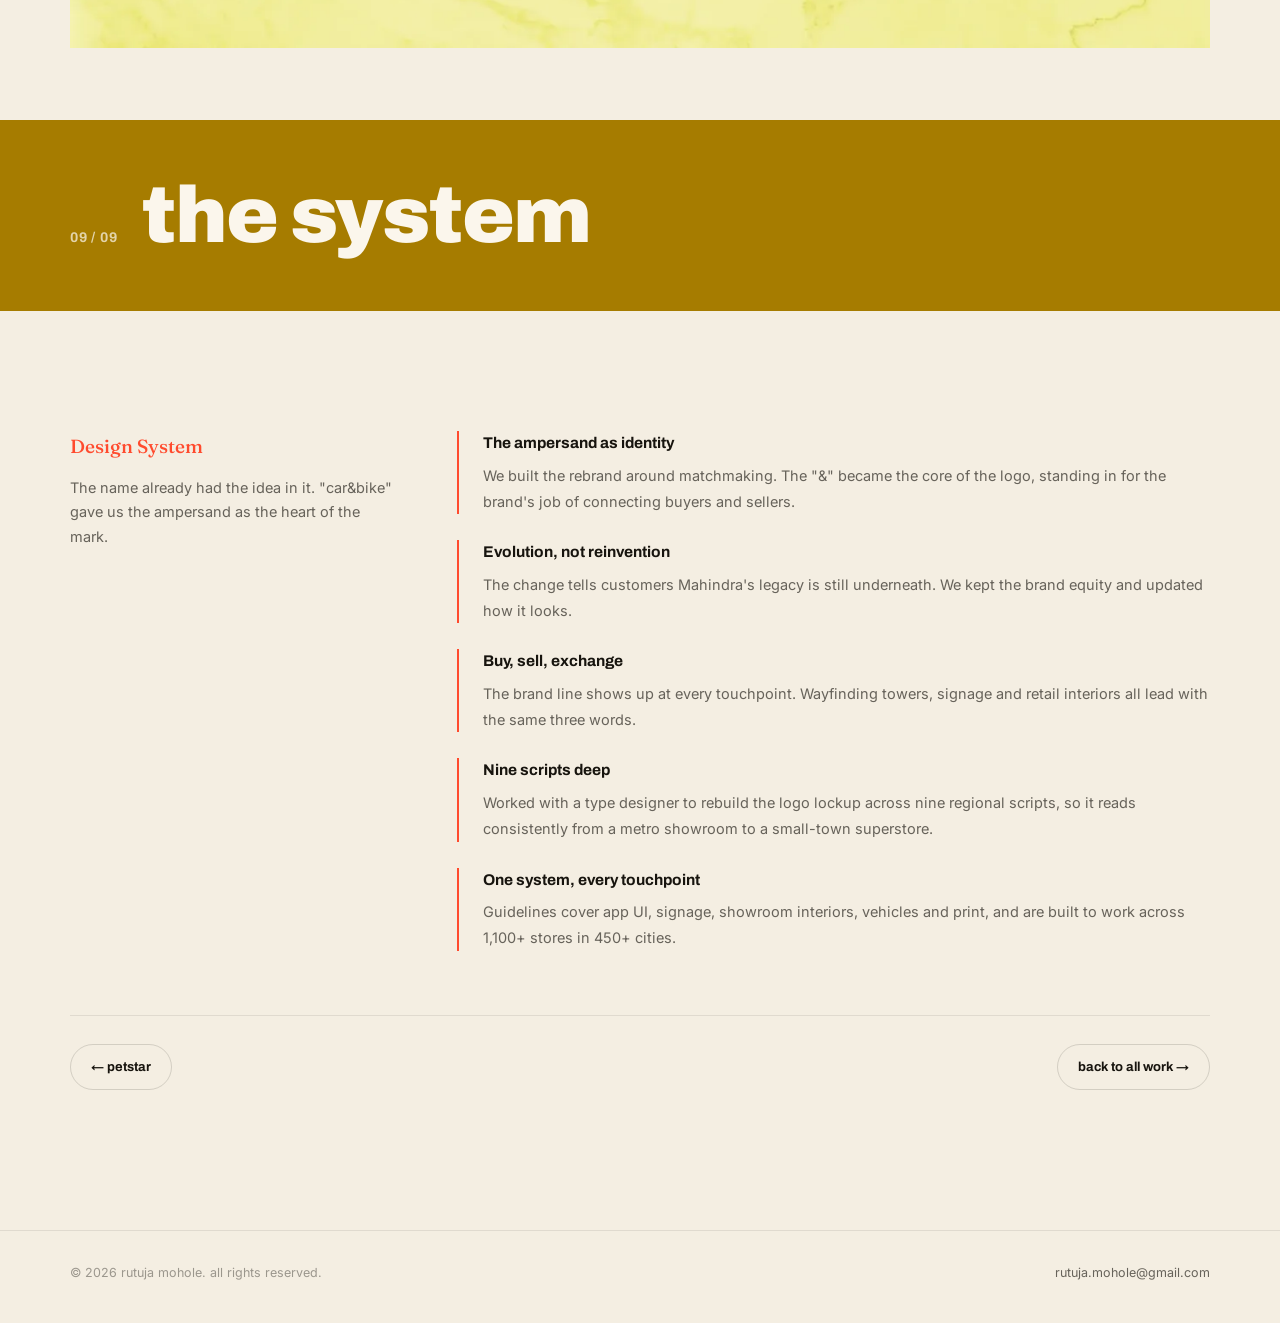
<file: work/mahindra-car-bike.html>
<!DOCTYPE html>
<html lang="en">
<head>
<meta charset="UTF-8">
<meta name="viewport" content="width=device-width, initial-scale=1.0">
<link rel="manifest" href="/manifest.json">
<meta name="theme-color" content="#17140E">
<link rel="icon" href="/icons/favicon-32.png" sizes="32x32" type="image/png">
<link rel="icon" href="/icons/favicon-48.png" sizes="48x48" type="image/png">
<link rel="apple-touch-icon" href="/icons/apple-touch-icon.png">
<meta name="apple-mobile-web-app-capable" content="yes">
<meta name="apple-mobile-web-app-status-bar-style" content="black-translucent">
<meta name="apple-mobile-web-app-title" content="Rutuja Mohole">
<title>Mahindra Car&amp;Bike: Case Study | Rutuja Mohole</title>
<meta name="description" content="Identity design and retail system for Mahindra Car&Bike's rebrand from Mahindra First Choice. Gold, e4m India Design Excellence Awards.">
<link rel="preconnect" href="https://fonts.googleapis.com">
<link rel="preconnect" href="https://fonts.gstatic.com" crossorigin>
<link rel="stylesheet" href="https://fonts.googleapis.com/css2?family=Archivo:wght@500;600;700;800;900&family=Fraunces:ital,opsz,wght@0,9..144,400;0,9..144,500;0,9..144,600;1,9..144,400;1,9..144,500&family=Inter:wght@400;500;600;700&display=swap">
<link rel="stylesheet" href="../css/style.css">
</head>
<body>

<nav class="nav">
  <a href="../index.html" class="nav-mark">Rutuja Mohole</a>
  <div class="nav-links">
    <a href="../work.html">Work</a>
    <a href="../about.html">About</a>
    <a href="../contact.html" class="cta">Let's Connect</a>
  </div>
  <button class="nav-toggle" aria-label="Menu"><span></span><span></span><span></span></button>
</nav>
<div class="nav-backdrop"></div>

<section class="case" id="case-carbike" style="padding-top:150px;--case-accent:#A67C00;">
  <div class="wrap">
    <a href="../work.html" class="eyebrow" style="display:inline-flex;align-items:center;gap:8px;margin-bottom:40px;">&larr; All Work</a>
    <div class="case-head">
      <div class="reveal">
        <div class="case-id"><span class="num">09 / 09</span></div>
        <h3 class="case-title" data-kinetic>Mahindra Car&amp;Bike</h3>
        <p class="case-dek">Rebranding Mahindra First Choice into car&amp;bike, a marketplace for pre-owned cars.</p>
        <p class="case-company">Elephant Design, Pune</p>
        <div class="case-award">🏆 e4m India Design Excellence Awards: Gold, Best Design for Rebranding</div>
      </div>
      <div class="case-facts reveal">
        <div>
          <div class="fact-label">Role</div>
          <div class="fact-value">Identity Design + Visual System Guidelines + Retail Design</div>
        </div>
        <div>
          <div class="fact-label">Scale</div>
          <div class="fact-value">450+ cities, 1,100+ stores, 2M+ customers</div>
        </div>
      </div>
    </div>

    <div class="case-copy">
      <div class="copy-block reveal">
        <h4>Task at hand</h4>
        <p>Mahindra First Choice was a trusted editorial voice on used cars. People read it, but they didn't go there to buy. The job was to turn it into a real marketplace, car&amp;bike, with one identity that works from a mobile app to a showroom facade, and to keep the editorial trust that got it there.</p>
      </div>
      <div class="copy-block reveal">
        <h4>Challenge</h4>
        <p>Selling cars without losing the editorial objectivity people trusted. Building one system that stretches from mobile UI to signage, retail interiors and regional languages. And standing out against aggressive, digital-native used-car aggregators while keeping the brand's credibility.</p>
      </div>
    </div>


    <div class="case-media reveal">
      <div class="media-row g1 breakout media-highlight">
        <div class="media-item wide" style="aspect-ratio:1600/1067;"><img decoding="async" src="../media/images/cb_storefront_front.webp" alt="car&amp;bike Superstore entrance with Mahindra First Choice and Now in Pune signage"></div>
        <p class="media-cap">The car&amp;bike Superstore, as built.</p>
      </div>
      <div class="media-grid cols-2">
        <div class="media-cell">
          <div class="media-item" style="aspect-ratio:1280/720;"><video src="../media/videos/carbike_rebrand.mp4" muted loop playsinline preload="none"></video></div>
        </div>
        <div class="media-cell">
          <div class="media-item" style="aspect-ratio:1600/900;"><img loading="lazy" decoding="async" src="../media/images/cb_logo_dark.webp" alt="car&amp;bike logo on charcoal"></div>
        </div>
        <div class="media-cell">
          <div class="media-item" style="aspect-ratio:1600/615;"><img loading="lazy" decoding="async" src="../media/images/cb_your_car_your_way.webp" alt="your car &amp; your way: split ampersand brand idea"></div>
        </div>
        <div class="media-cell">
          <div class="media-item" style="aspect-ratio:1600/1600;"><img loading="lazy" decoding="async" src="../media/images/cb_ampersand.webp" alt="car&amp;bike ampersand brand device, cropped close"></div>
        </div>
        <div class="media-cell">
          <div class="media-item" style="aspect-ratio:1600/615;"><img loading="lazy" decoding="async" src="../media/images/cb_logo_banner.webp" alt="car&amp;bike logo banner"></div>
        </div>
        <div class="media-cell">
          <div class="media-item" style="aspect-ratio:1067/707;"><img loading="lazy" decoding="async" src="../media/images/cb_night_poster.webp" alt="car&amp;bike find your wheels outdoor poster at night"></div>
        </div>
        <div class="media-cell">
          <div class="media-item" style="aspect-ratio:1334/884;"><img loading="lazy" decoding="async" src="../media/images/cb_billboard.webp" alt="car&amp;bike find your wheels billboard"></div>
        </div>
        <div class="media-cell">
          <div class="media-item" style="aspect-ratio:1600/1067;"><img loading="lazy" decoding="async" src="../media/images/cb_storefront_side.webp" alt="car&amp;bike Superstore facade with yellow fascia"></div>
        </div>
        <div class="media-cell">
          <div class="media-item" style="aspect-ratio:1600/1067;"><img loading="lazy" decoding="async" src="../media/images/cb_pylon_drive_away.webp" alt="car&amp;bike wayfinding pylon and drive away photo zone"></div>
        </div>
        <div class="media-cell">
          <div class="media-item" style="aspect-ratio:1600/1067;"><img loading="lazy" decoding="async" src="../media/images/cb_uniform.webp" alt="car&amp;bike staff polo, front and back"></div>
        </div>
        <div class="media-cell span-all">
          <div class="media-item span-all" style="aspect-ratio:1334/884;"><img loading="lazy" decoding="async" src="../media/images/cb_digital_devices.webp" alt="car&amp;bike digital: website, social and app on devices"></div>
        </div>
      </div>
    </div>

  </div>
</section>

<div class="chapter-divider reveal breakout" style="--div-bg:#A67C00;--div-ink:#FBF6EC;">
  <div class="wrap chapter-divider-inner">
    <span class="chapter-num">09 / 09</span>
    <span class="chapter-label">the system</span>
  </div>
</div>

<section class="case-continued">
  <div class="wrap">

    <div class="case-system reveal">
      <div>
        <h4 style="font-family:var(--serif);font-weight:500;font-size:19px;color:var(--case-accent);margin-bottom:14px;">Design System</h4>
        <p style="color:var(--ink-dim);font-size:14.5px;line-height:1.7;">The name already had the idea in it. "car&amp;bike" gave us the ampersand as the heart of the mark.</p>
      </div>
      <div class="system-list">
        <div class="system-item">
          <strong>The ampersand as identity</strong>
          <span>We built the rebrand around matchmaking. The "&amp;" became the core of the logo, standing in for the brand's job of connecting buyers and sellers.</span>
        </div>
        <div class="system-item">
          <strong>Evolution, not reinvention</strong>
          <span>The change tells customers Mahindra's legacy is still underneath. We kept the brand equity and updated how it looks.</span>
        </div>
        <div class="system-item">
          <strong>Buy, sell, exchange</strong>
          <span>The brand line shows up at every touchpoint. Wayfinding towers, signage and retail interiors all lead with the same three words.</span>
        </div>
        <div class="system-item">
          <strong>Nine scripts deep</strong>
          <span>Worked with a type designer to rebuild the logo lockup across nine regional scripts, so it reads consistently from a metro showroom to a small-town superstore.</span>
        </div>
        <div class="system-item">
          <strong>One system, every touchpoint</strong>
          <span>Guidelines cover app UI, signage, showroom interiors, vehicles and print, and are built to work across 1,100+ stores in 450+ cities.</span>
        </div>
      </div>
    </div>

    <div class="case-footer reveal">
      <a href="petstar.html">&larr; PetStar</a>
      <a href="../work.html">Back to All Work &rarr;</a>
    </div>
  </div>
</section>

<footer>
  <span>© <span id="year">2026</span> Rutuja Mohole. All rights reserved.</span>
  <a href="mailto:rutuja.mohole@gmail.com">rutuja.mohole@gmail.com</a>
</footer>

<script src="../js/main.js"></script>
</body>
</html>
</file>
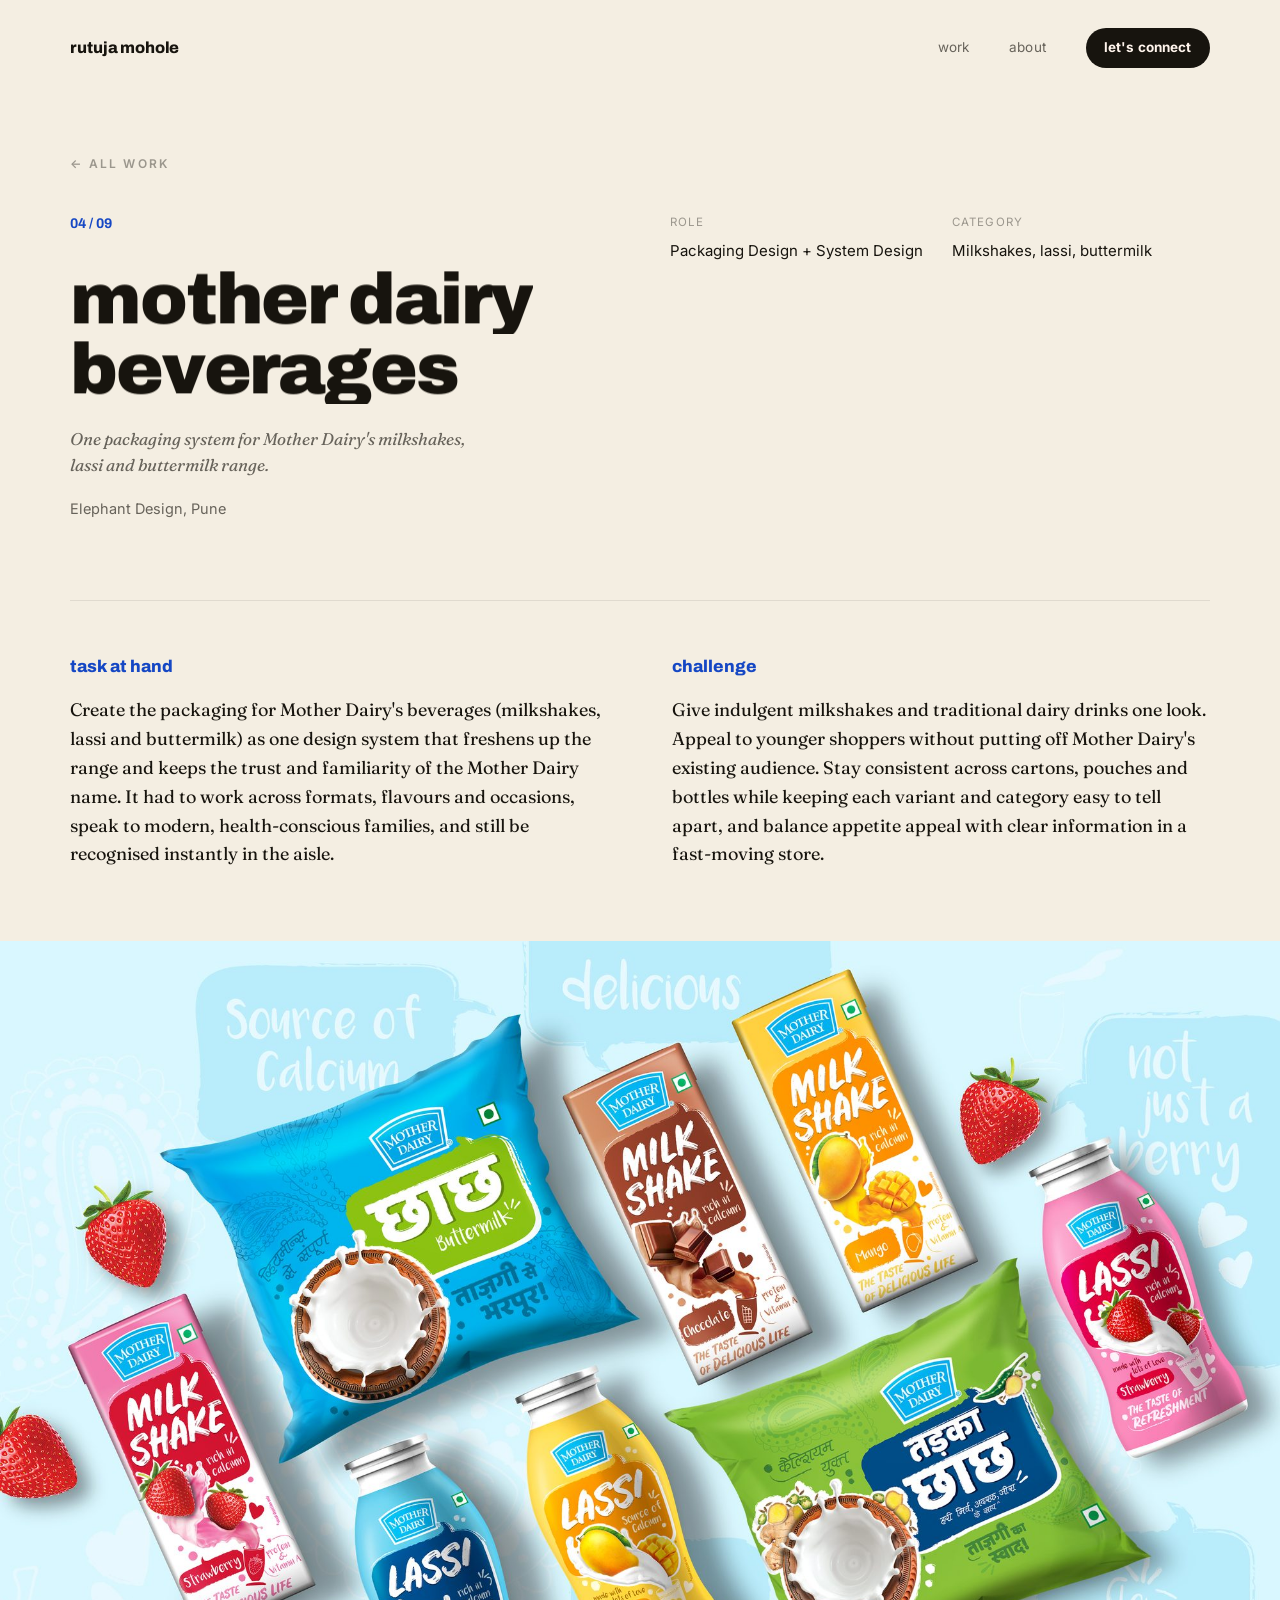
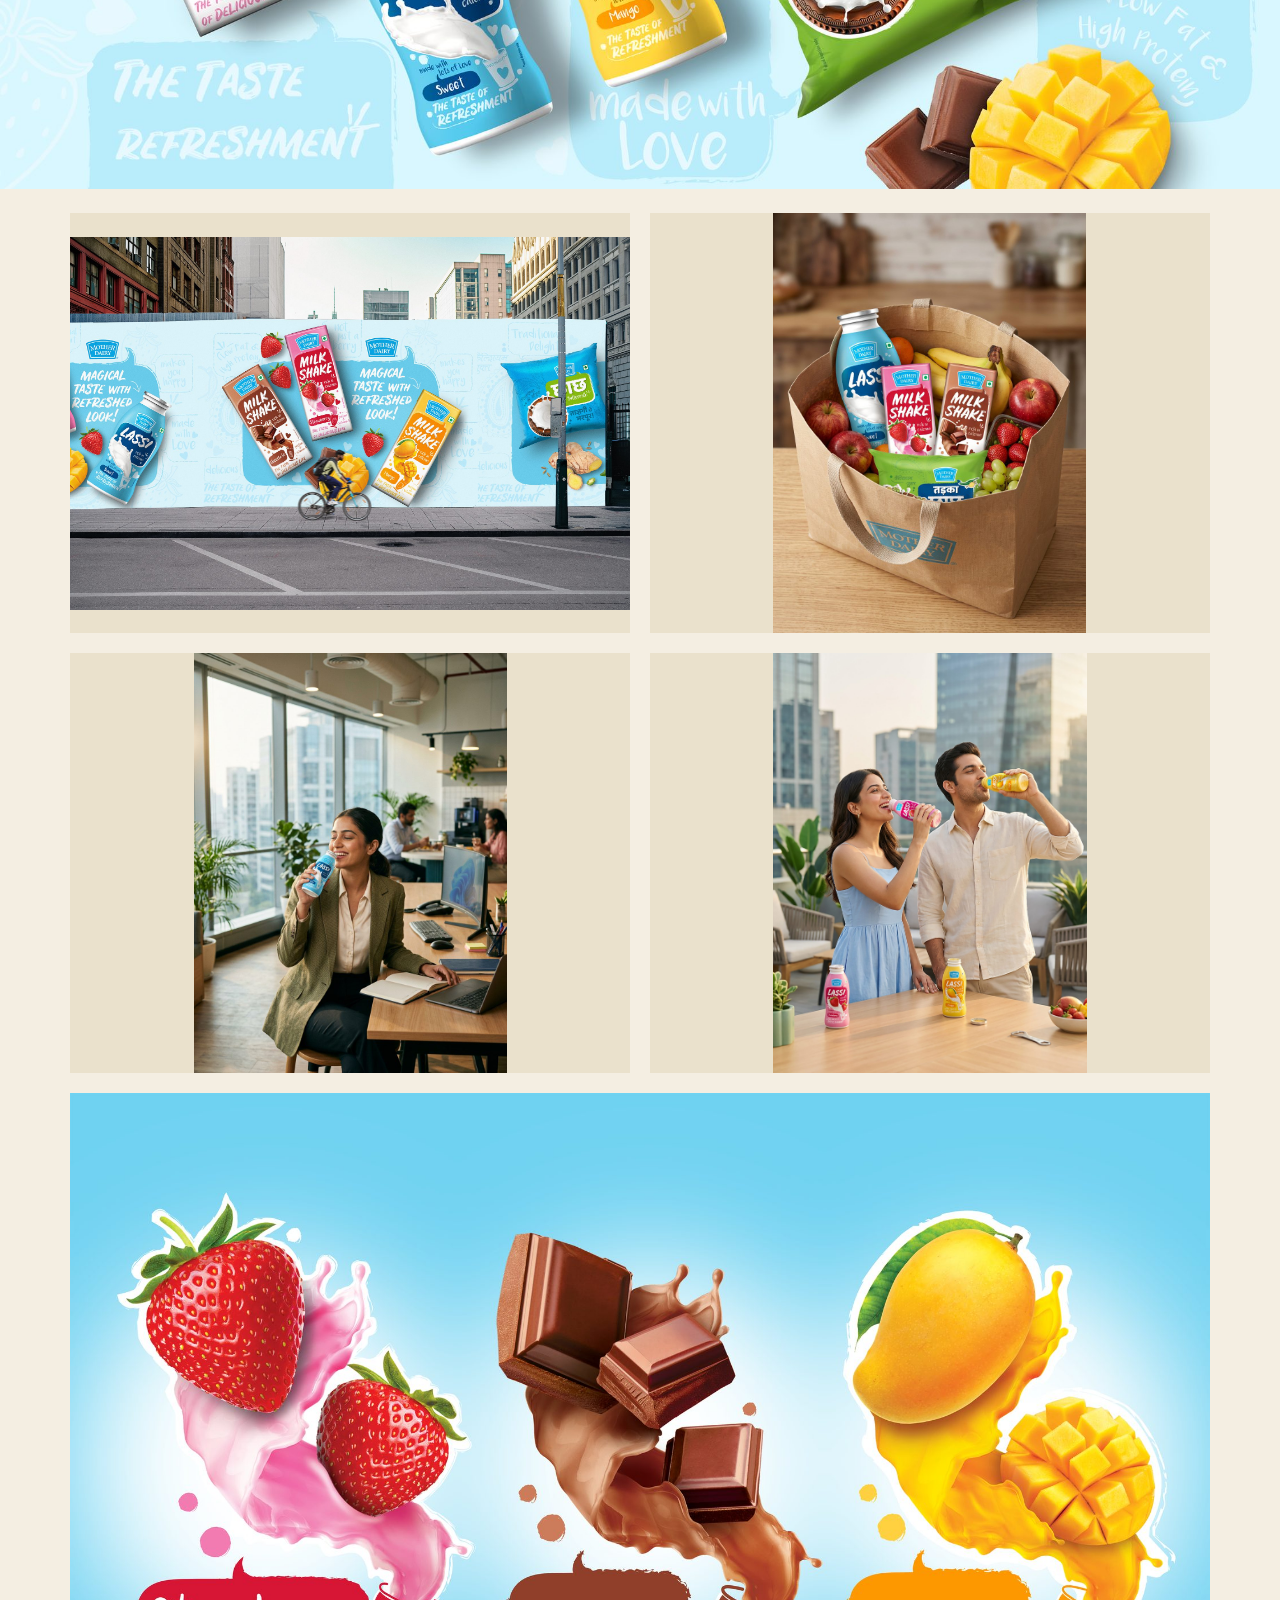
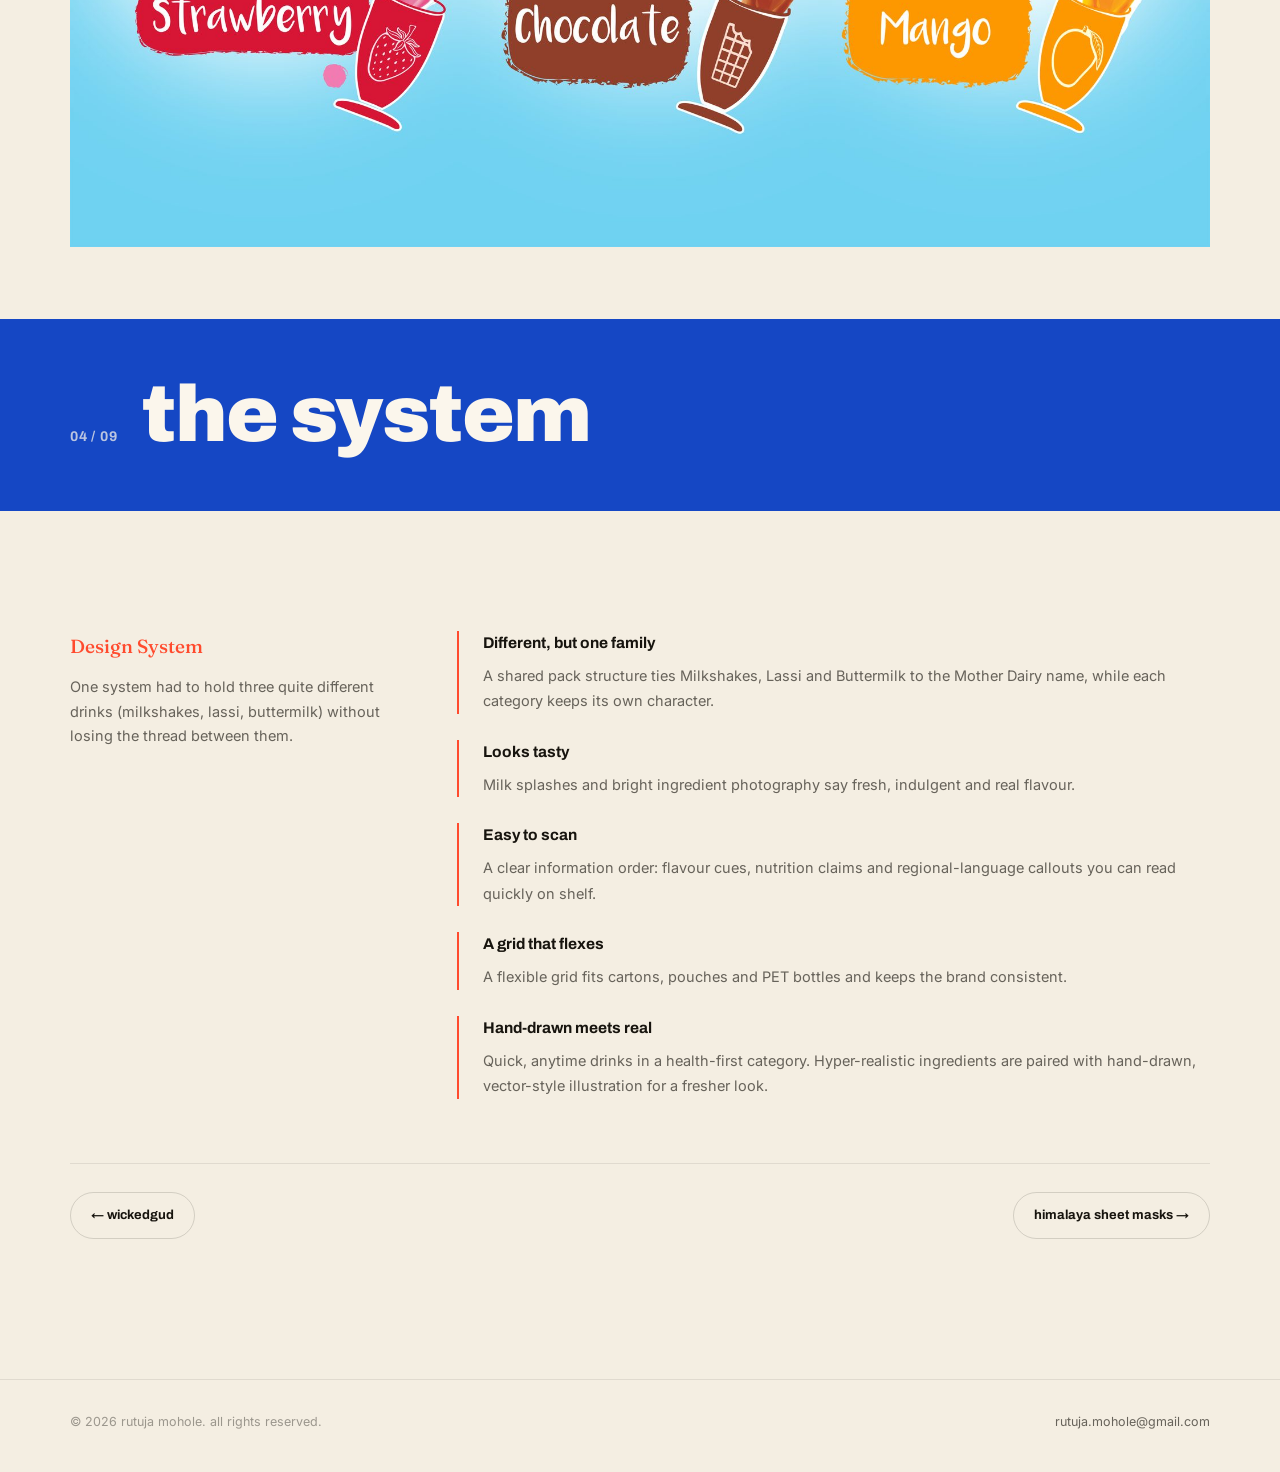
<file: work/mother-dairy-beverages.html>
<!DOCTYPE html>
<html lang="en">
<head>
<meta charset="UTF-8">
<meta name="viewport" content="width=device-width, initial-scale=1.0">
<link rel="manifest" href="/manifest.json">
<meta name="theme-color" content="#17140E">
<link rel="icon" href="/icons/favicon-32.png" sizes="32x32" type="image/png">
<link rel="icon" href="/icons/favicon-48.png" sizes="48x48" type="image/png">
<link rel="apple-touch-icon" href="/icons/apple-touch-icon.png">
<meta name="apple-mobile-web-app-capable" content="yes">
<meta name="apple-mobile-web-app-status-bar-style" content="black-translucent">
<meta name="apple-mobile-web-app-title" content="Rutuja Mohole">
<title>Mother Dairy Beverages: Case Study | Rutuja Mohole</title>
<meta name="description" content="Packaging for Mother Dairy's milkshakes, lassi and buttermilk, designed as one system.">
<link rel="preconnect" href="https://fonts.googleapis.com">
<link rel="preconnect" href="https://fonts.gstatic.com" crossorigin>
<link rel="stylesheet" href="https://fonts.googleapis.com/css2?family=Archivo:wght@500;600;700;800;900&family=Fraunces:ital,opsz,wght@0,9..144,400;0,9..144,500;0,9..144,600;1,9..144,400;1,9..144,500&family=Inter:wght@400;500;600;700&display=swap">
<link rel="stylesheet" href="../css/style.css">
</head>
<body>

<nav class="nav">
  <a href="../index.html" class="nav-mark">Rutuja Mohole</a>
  <div class="nav-links">
    <a href="../work.html">Work</a>
    <a href="../about.html">About</a>
    <a href="../contact.html" class="cta">Let's Connect</a>
  </div>
  <button class="nav-toggle" aria-label="Menu"><span></span><span></span><span></span></button>
</nav>
<div class="nav-backdrop"></div>

<section class="case" id="case-motherdairy" style="padding-top:150px;--case-accent:#1547C4;">
  <div class="wrap">
    <a href="../work.html" class="eyebrow" style="display:inline-flex;align-items:center;gap:8px;margin-bottom:40px;">&larr; All Work</a>
    <div class="case-head">
      <div class="reveal">
        <div class="case-id"><span class="num">04 / 09</span></div>
        <h3 class="case-title" data-kinetic>Mother Dairy Beverages</h3>
        <p class="case-dek">One packaging system for Mother Dairy's milkshakes, lassi and buttermilk range.</p>
        <p class="case-company">Elephant Design, Pune</p>
      </div>
      <div class="case-facts reveal">
        <div>
          <div class="fact-label">Role</div>
          <div class="fact-value">Packaging Design + System Design</div>
        </div>
        <div>
          <div class="fact-label">Category</div>
          <div class="fact-value">Milkshakes, lassi, buttermilk</div>
        </div>
      </div>
    </div>

    <div class="case-copy">
      <div class="copy-block reveal">
        <h4>Task at hand</h4>
        <p>Create the packaging for Mother Dairy's beverages (milkshakes, lassi and buttermilk) as one design system that freshens up the range and keeps the trust and familiarity of the Mother Dairy name. It had to work across formats, flavours and occasions, speak to modern, health-conscious families, and still be recognised instantly in the aisle.</p>
      </div>
      <div class="copy-block reveal">
        <h4>Challenge</h4>
        <p>Give indulgent milkshakes and traditional dairy drinks one look. Appeal to younger shoppers without putting off Mother Dairy's existing audience. Stay consistent across cartons, pouches and bottles while keeping each variant and category easy to tell apart, and balance appetite appeal with clear information in a fast-moving store.</p>
      </div>
    </div>

    <div class="case-media reveal">
      <div class="media-row g1 breakout media-highlight">
        <div class="media-item wide" style="aspect-ratio:2000/1325;"><img src="../media/images/s20_Mother_Dairy_Simulations_5.png.jpg" alt="Mother Dairy beverage range packaging system"></div>
      </div>
      <div class="media-grid cols-2">
        <div class="media-cell">
          <div class="media-item" style="aspect-ratio:2000/1333;"><img loading="lazy" decoding="async" src="../media/images/s21_Street_hoarding.png.jpg" alt="Mother Dairy street hoarding OOH"></div>
        </div>
        <div class="media-cell">
          <div class="media-item" style="aspect-ratio:896/1200;"><img loading="lazy" decoding="async" src="../media/images/s22_Grocery_bag.png.jpg" alt="Mother Dairy grocery bag imagery"></div>
        </div>
        <div class="media-cell">
          <div class="media-item" style="aspect-ratio:896/1200;"><img loading="lazy" decoding="async" src="../media/images/s22_Woman_drinking_lassi_2.png.jpg" alt="Woman drinking Mother Dairy lassi"></div>
        </div>
        <div class="media-cell">
          <div class="media-item" style="aspect-ratio:1499/2000;"><img loading="lazy" decoding="async" src="../media/images/s23_Drinking_milkshake.png.jpg" alt="Drinking Mother Dairy milkshake"></div>
        </div>
        <div class="media-cell span-all">
          <div class="media-item span-all" style="aspect-ratio:2000/1325;"><img loading="lazy" decoding="async" src="../media/images/s23_Mother_Dairy_Simulations_4.png.jpg" alt="Mother Dairy bottle simulation"></div>
        </div>
      </div>
    </div>

  </div>
</section>

<div class="chapter-divider reveal breakout" style="--div-bg:#1547C4;--div-ink:#FBF6EC;">
  <div class="wrap chapter-divider-inner">
    <span class="chapter-num">04 / 09</span>
    <span class="chapter-label">the system</span>
  </div>
</div>

<section class="case-continued">
  <div class="wrap">

    <div class="case-system reveal">
      <div>
        <h4 style="font-family:var(--serif);font-weight:500;font-size:19px;color:var(--case-accent);margin-bottom:14px;">Design System</h4>
        <p style="color:var(--ink-dim);font-size:14.5px;line-height:1.7;">One system had to hold three quite different drinks (milkshakes, lassi, buttermilk) without losing the thread between them.</p>
      </div>
      <div class="system-list">
        <div class="system-item">
          <strong>Different, but one family</strong>
          <span>A shared pack structure ties Milkshakes, Lassi and Buttermilk to the Mother Dairy name, while each category keeps its own character.</span>
        </div>
        <div class="system-item">
          <strong>Looks tasty</strong>
          <span>Milk splashes and bright ingredient photography say fresh, indulgent and real flavour.</span>
        </div>
        <div class="system-item">
          <strong>Easy to scan</strong>
          <span>A clear information order: flavour cues, nutrition claims and regional-language callouts you can read quickly on shelf.</span>
        </div>
        <div class="system-item">
          <strong>A grid that flexes</strong>
          <span>A flexible grid fits cartons, pouches and PET bottles and keeps the brand consistent.</span>
        </div>
        <div class="system-item">
          <strong>Hand-drawn meets real</strong>
          <span>Quick, anytime drinks in a health-first category. Hyper-realistic ingredients are paired with hand-drawn, vector-style illustration for a fresher look.</span>
        </div>
      </div>
    </div>

    <div class="case-footer reveal">
      <a href="wickedgud.html">&larr; WickedGud</a>
      <a href="himalaya-sheet-masks.html">Himalaya Sheet Masks &rarr;</a>
    </div>
  </div>
</section>

<footer>
  <span>© <span id="year">2026</span> Rutuja Mohole. All rights reserved.</span>
  <a href="mailto:rutuja.mohole@gmail.com">rutuja.mohole@gmail.com</a>
</footer>

<script src="../js/main.js"></script>
</body>
</html>
</file>
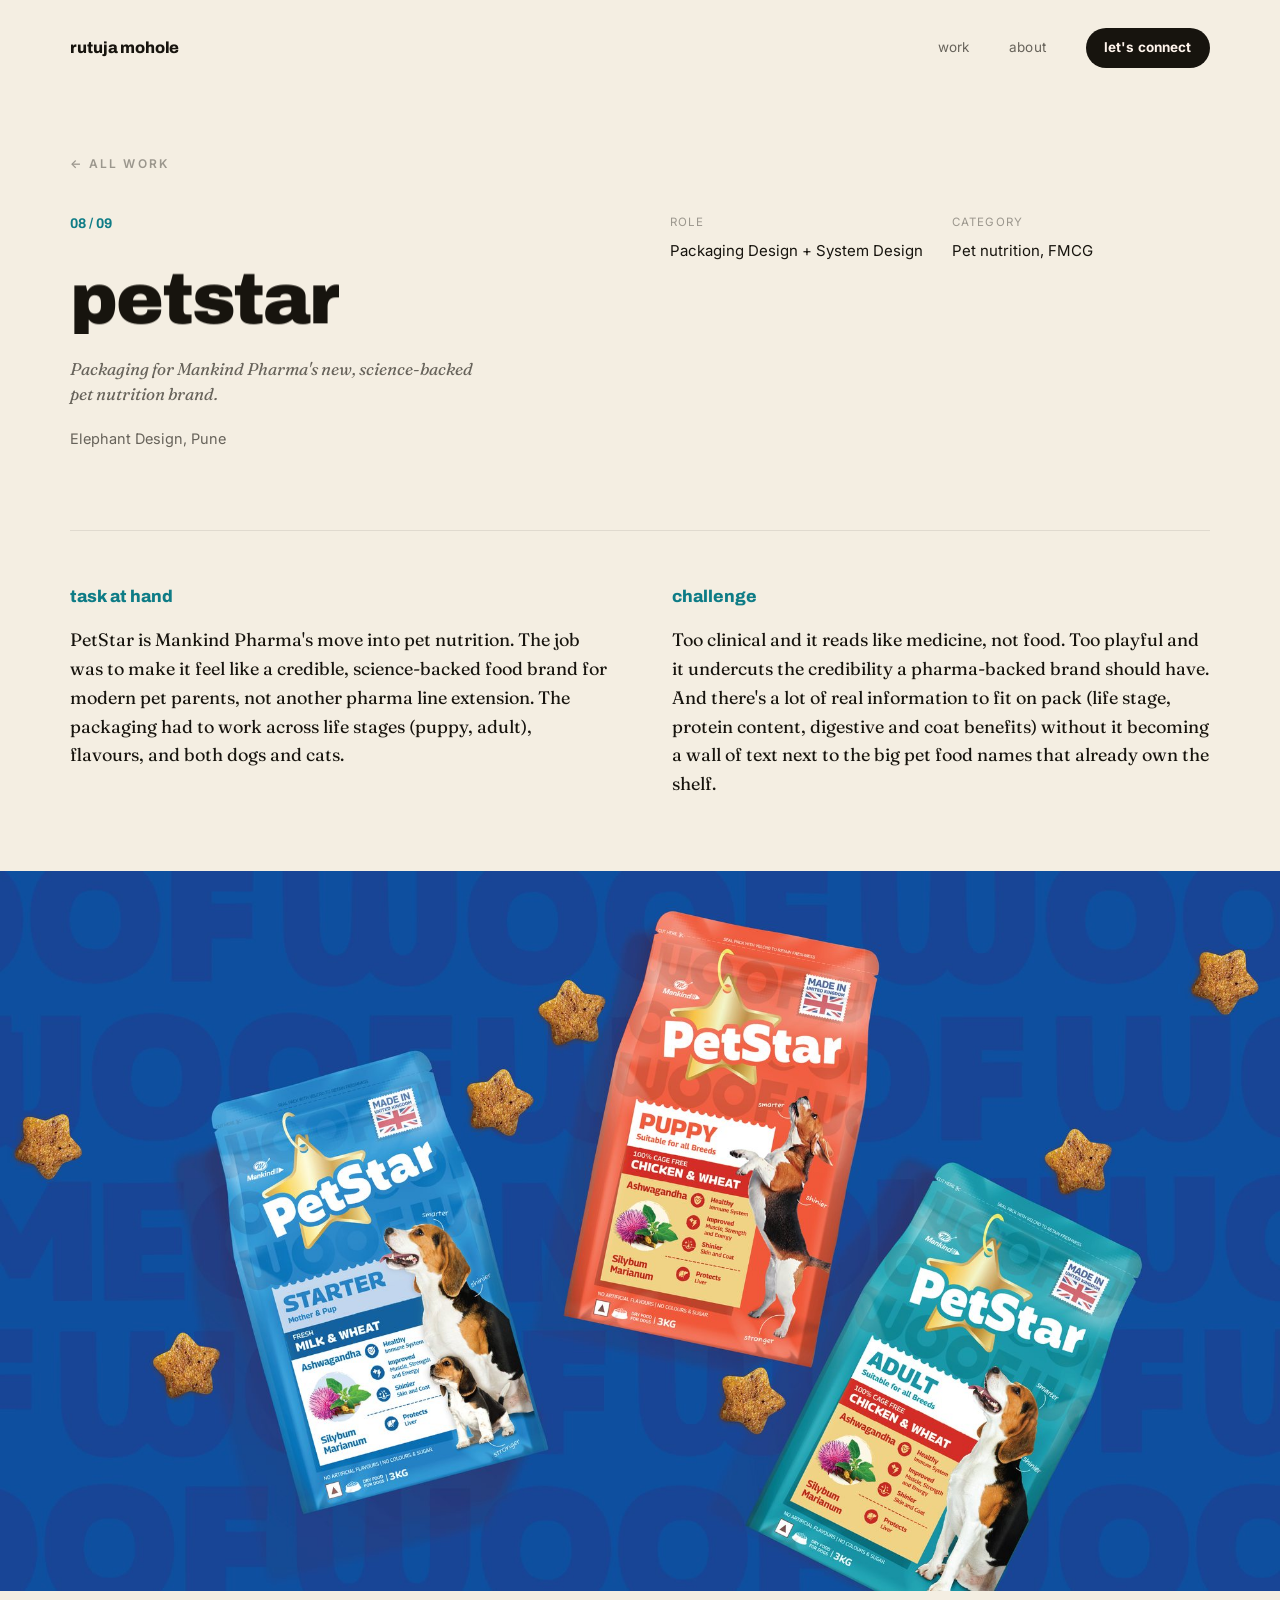
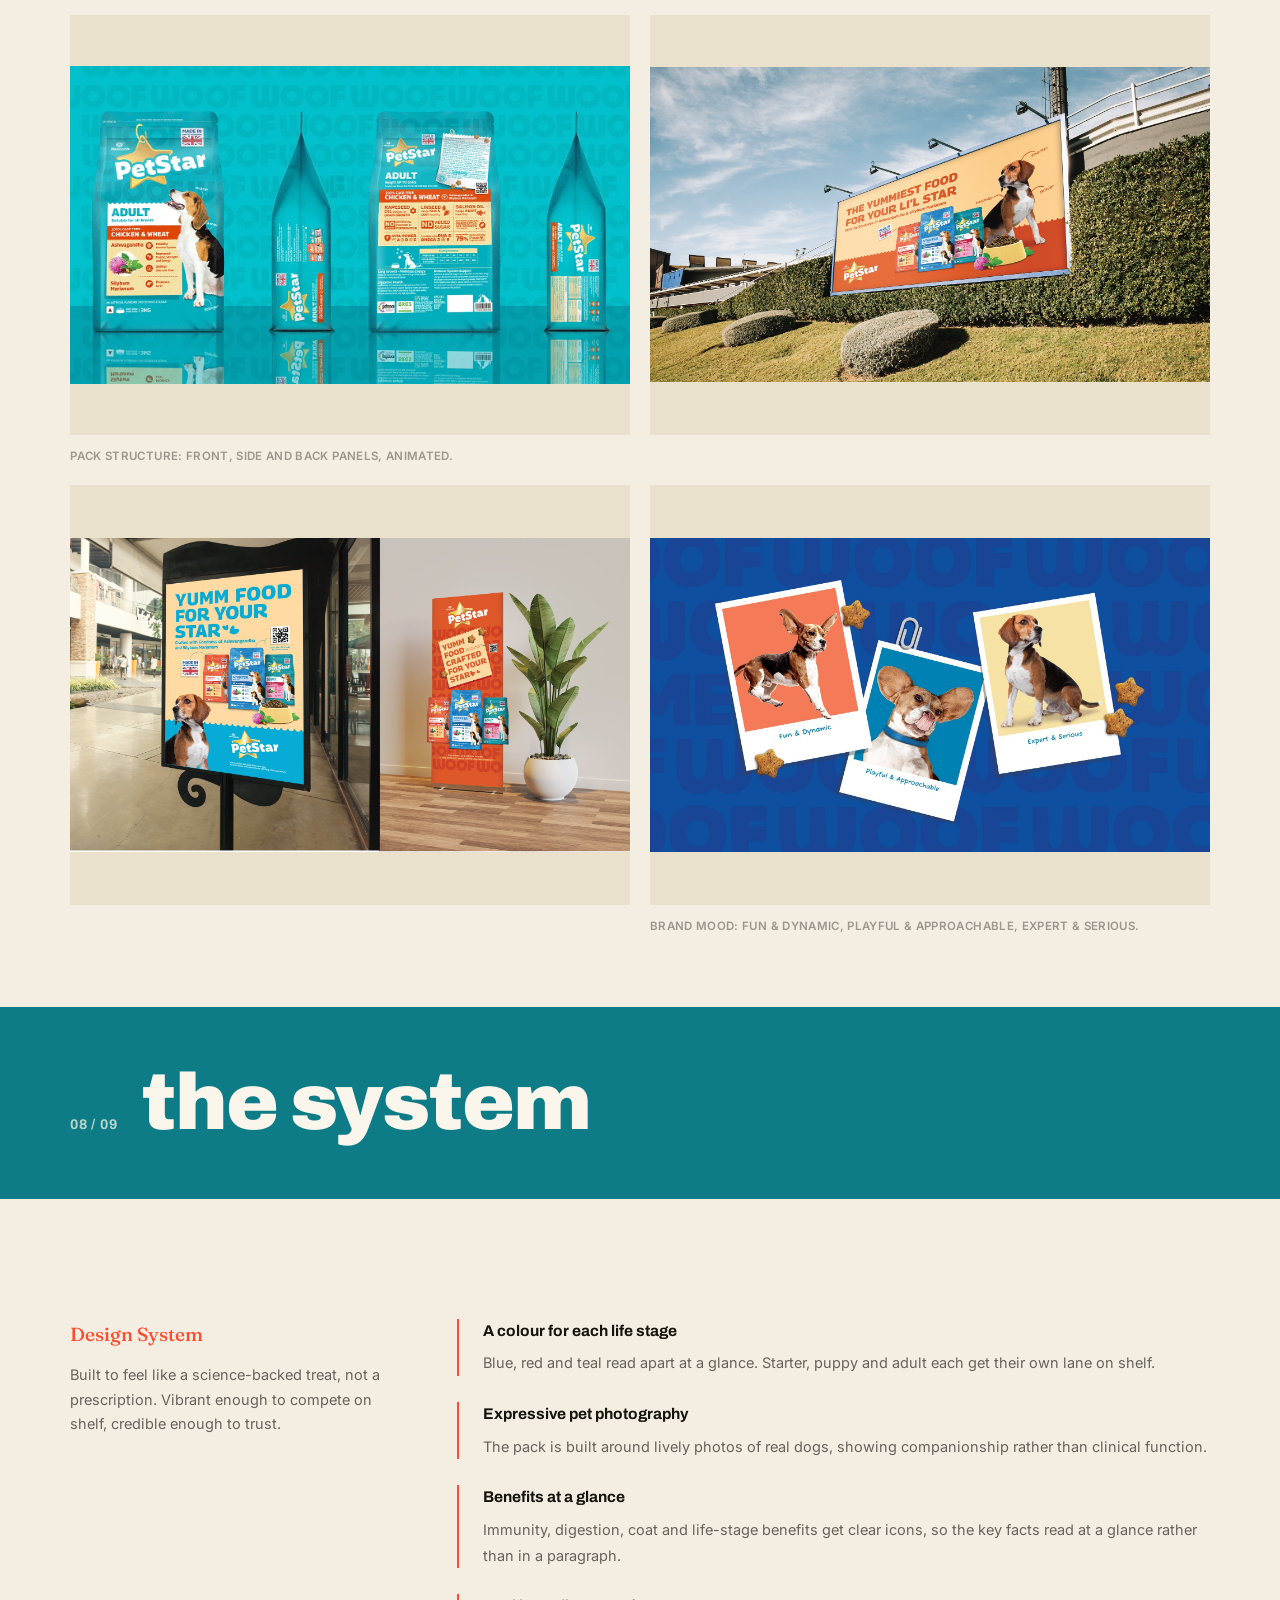
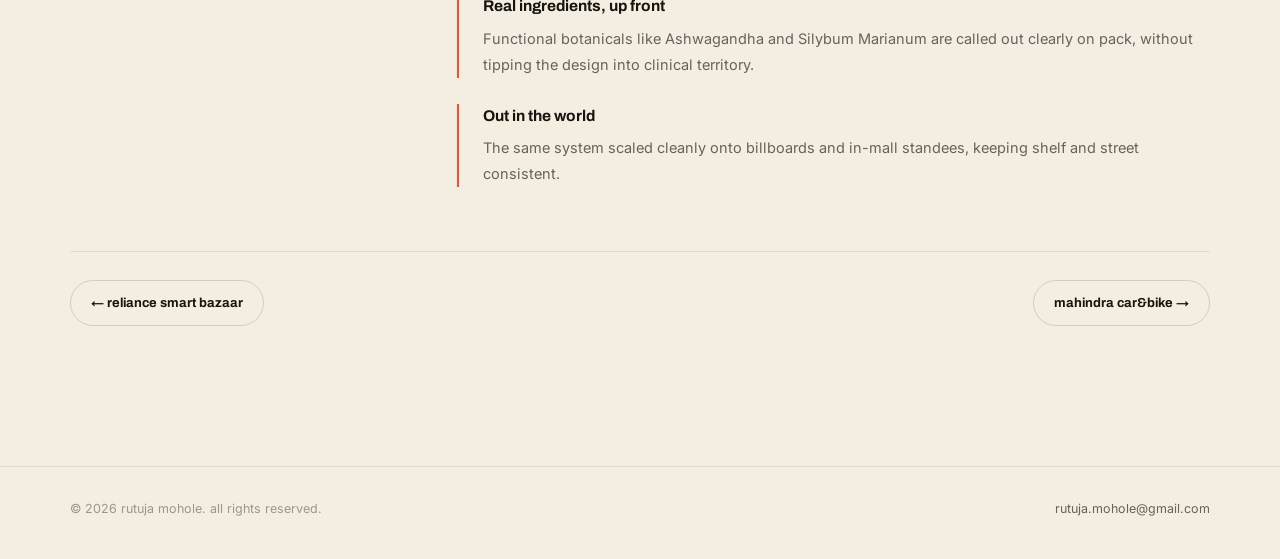
<file: work/petstar.html>
<!DOCTYPE html>
<html lang="en">
<head>
<meta charset="UTF-8">
<meta name="viewport" content="width=device-width, initial-scale=1.0">
<link rel="manifest" href="/manifest.json">
<meta name="theme-color" content="#17140E">
<link rel="icon" href="/icons/favicon-32.png" sizes="32x32" type="image/png">
<link rel="icon" href="/icons/favicon-48.png" sizes="48x48" type="image/png">
<link rel="apple-touch-icon" href="/icons/apple-touch-icon.png">
<meta name="apple-mobile-web-app-capable" content="yes">
<meta name="apple-mobile-web-app-status-bar-style" content="black-translucent">
<meta name="apple-mobile-web-app-title" content="Rutuja Mohole">
<title>PetStar: Case Study | Rutuja Mohole</title>
<meta name="description" content="Packaging for PetStar, Mankind Pharma's science-backed pet nutrition brand.">
<link rel="preconnect" href="https://fonts.googleapis.com">
<link rel="preconnect" href="https://fonts.gstatic.com" crossorigin>
<link rel="stylesheet" href="https://fonts.googleapis.com/css2?family=Archivo:wght@500;600;700;800;900&family=Fraunces:ital,opsz,wght@0,9..144,400;0,9..144,500;0,9..144,600;1,9..144,400;1,9..144,500&family=Inter:wght@400;500;600;700&display=swap">
<link rel="stylesheet" href="../css/style.css">
</head>
<body>

<nav class="nav">
  <a href="../index.html" class="nav-mark">Rutuja Mohole</a>
  <div class="nav-links">
    <a href="../work.html">Work</a>
    <a href="../about.html">About</a>
    <a href="../contact.html" class="cta">Let's Connect</a>
  </div>
  <button class="nav-toggle" aria-label="Menu"><span></span><span></span><span></span></button>
</nav>
<div class="nav-backdrop"></div>

<section class="case" id="case-petstar" style="padding-top:150px;--case-accent:#0E7C86;">
  <div class="wrap">
    <a href="../work.html" class="eyebrow" style="display:inline-flex;align-items:center;gap:8px;margin-bottom:40px;">&larr; All Work</a>
    <div class="case-head">
      <div class="reveal">
        <div class="case-id"><span class="num">08 / 09</span></div>
        <h3 class="case-title" data-kinetic>PetStar</h3>
        <p class="case-dek">Packaging for Mankind Pharma's new, science-backed pet nutrition brand.</p>
        <p class="case-company">Elephant Design, Pune</p>
      </div>
      <div class="case-facts reveal">
        <div>
          <div class="fact-label">Role</div>
          <div class="fact-value">Packaging Design + System Design</div>
        </div>
        <div>
          <div class="fact-label">Category</div>
          <div class="fact-value">Pet nutrition, FMCG</div>
        </div>
      </div>
    </div>

    <div class="case-copy">
      <div class="copy-block reveal">
        <h4>Task at hand</h4>
        <p>PetStar is Mankind Pharma's move into pet nutrition. The job was to make it feel like a credible, science-backed food brand for modern pet parents, not another pharma line extension. The packaging had to work across life stages (puppy, adult), flavours, and both dogs and cats.</p>
      </div>
      <div class="copy-block reveal">
        <h4>Challenge</h4>
        <p>Too clinical and it reads like medicine, not food. Too playful and it undercuts the credibility a pharma-backed brand should have. And there's a lot of real information to fit on pack (life stage, protein content, digestive and coat benefits) without it becoming a wall of text next to the big pet food names that already own the shelf.</p>
      </div>
    </div>

    <div class="case-media reveal">
      <div class="media-row g1 breakout media-highlight">
        <div class="media-item wide" style="aspect-ratio:2000/1125;"><img src="../media/images/petstar_hero_pack_range.jpg" alt="PetStar Starter, Puppy and Adult packaging range on blue"></div>
      </div>
      <div class="media-grid cols-2">
        <div class="media-cell">
          <div class="media-item" style="aspect-ratio:1418/805;"><img loading="lazy" decoding="async" src="../media/images/petstar_pack_rotation.webp" alt="PetStar pouch structure: front, side and back panels"></div>
          <p class="media-cap">Pack structure: front, side and back panels, animated.</p>
        </div>
        <div class="media-cell">
          <div class="media-item" style="aspect-ratio:2000/1125;"><img loading="lazy" decoding="async" src="../media/images/petstar_billboard.jpg" alt="PetStar highway billboard OOH"></div>
        </div>
        <div class="media-cell">
          <div class="media-item" style="aspect-ratio:2000/1125;"><img loading="lazy" decoding="async" src="../media/images/petstar_mall_standee.jpg" alt="PetStar mall standee and retail display"></div>
        </div>
        <div class="media-cell">
          <div class="media-item" style="aspect-ratio:2000/1125;"><img loading="lazy" decoding="async" src="../media/images/petstar_moodboard.jpg" alt="PetStar brand mood board: fun and dynamic, playful and approachable, expert and serious"></div>
          <p class="media-cap">Brand mood: fun &amp; dynamic, playful &amp; approachable, expert &amp; serious.</p>
        </div>
      </div>
    </div>

  </div>
</section>

<div class="chapter-divider reveal breakout" style="--div-bg:#0E7C86;--div-ink:#FBF6EC;">
  <div class="wrap chapter-divider-inner">
    <span class="chapter-num">08 / 09</span>
    <span class="chapter-label">the system</span>
  </div>
</div>

<section class="case-continued">
  <div class="wrap">

    <div class="case-system reveal">
      <div>
        <h4 style="font-family:var(--serif);font-weight:500;font-size:19px;color:var(--case-accent);margin-bottom:14px;">Design System</h4>
        <p style="color:var(--ink-dim);font-size:14.5px;line-height:1.7;">Built to feel like a science-backed treat, not a prescription. Vibrant enough to compete on shelf, credible enough to trust.</p>
      </div>
      <div class="system-list">
        <div class="system-item">
          <strong>A colour for each life stage</strong>
          <span>Blue, red and teal read apart at a glance. Starter, puppy and adult each get their own lane on shelf.</span>
        </div>
        <div class="system-item">
          <strong>Expressive pet photography</strong>
          <span>The pack is built around lively photos of real dogs, showing companionship rather than clinical function.</span>
        </div>
        <div class="system-item">
          <strong>Benefits at a glance</strong>
          <span>Immunity, digestion, coat and life-stage benefits get clear icons, so the key facts read at a glance rather than in a paragraph.</span>
        </div>
        <div class="system-item">
          <strong>Real ingredients, up front</strong>
          <span>Functional botanicals like Ashwagandha and Silybum Marianum are called out clearly on pack, without tipping the design into clinical territory.</span>
        </div>
        <div class="system-item">
          <strong>Out in the world</strong>
          <span>The same system scaled cleanly onto billboards and in-mall standees, keeping shelf and street consistent.</span>
        </div>
      </div>
    </div>

    <div class="case-footer reveal">
      <a href="reliance-smart-bazaar.html">&larr; Reliance Smart Bazaar</a>
      <a href="mahindra-car-bike.html">Mahindra Car&amp;Bike &rarr;</a>
    </div>
  </div>
</section>

<footer>
  <span>© <span id="year">2026</span> Rutuja Mohole. All rights reserved.</span>
  <a href="mailto:rutuja.mohole@gmail.com">rutuja.mohole@gmail.com</a>
</footer>

<script src="../js/main.js"></script>
</body>
</html>
</file>
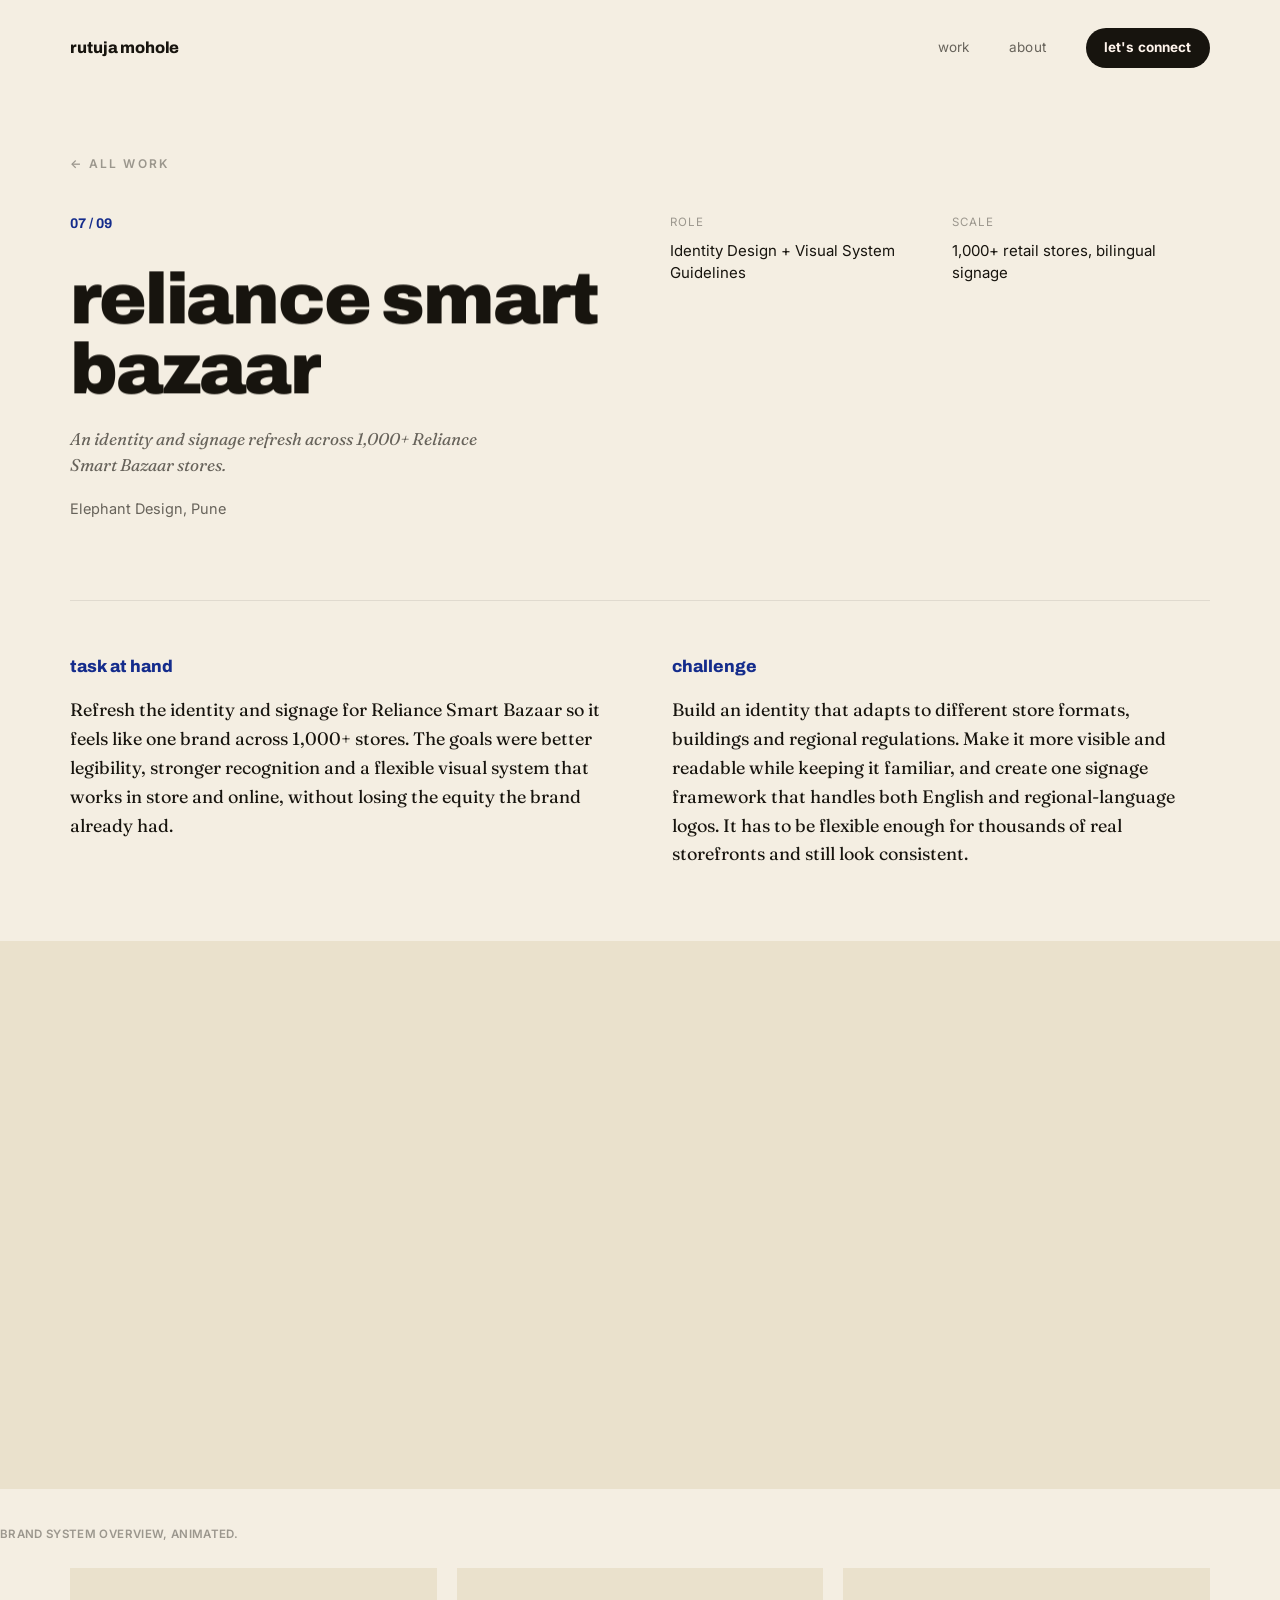
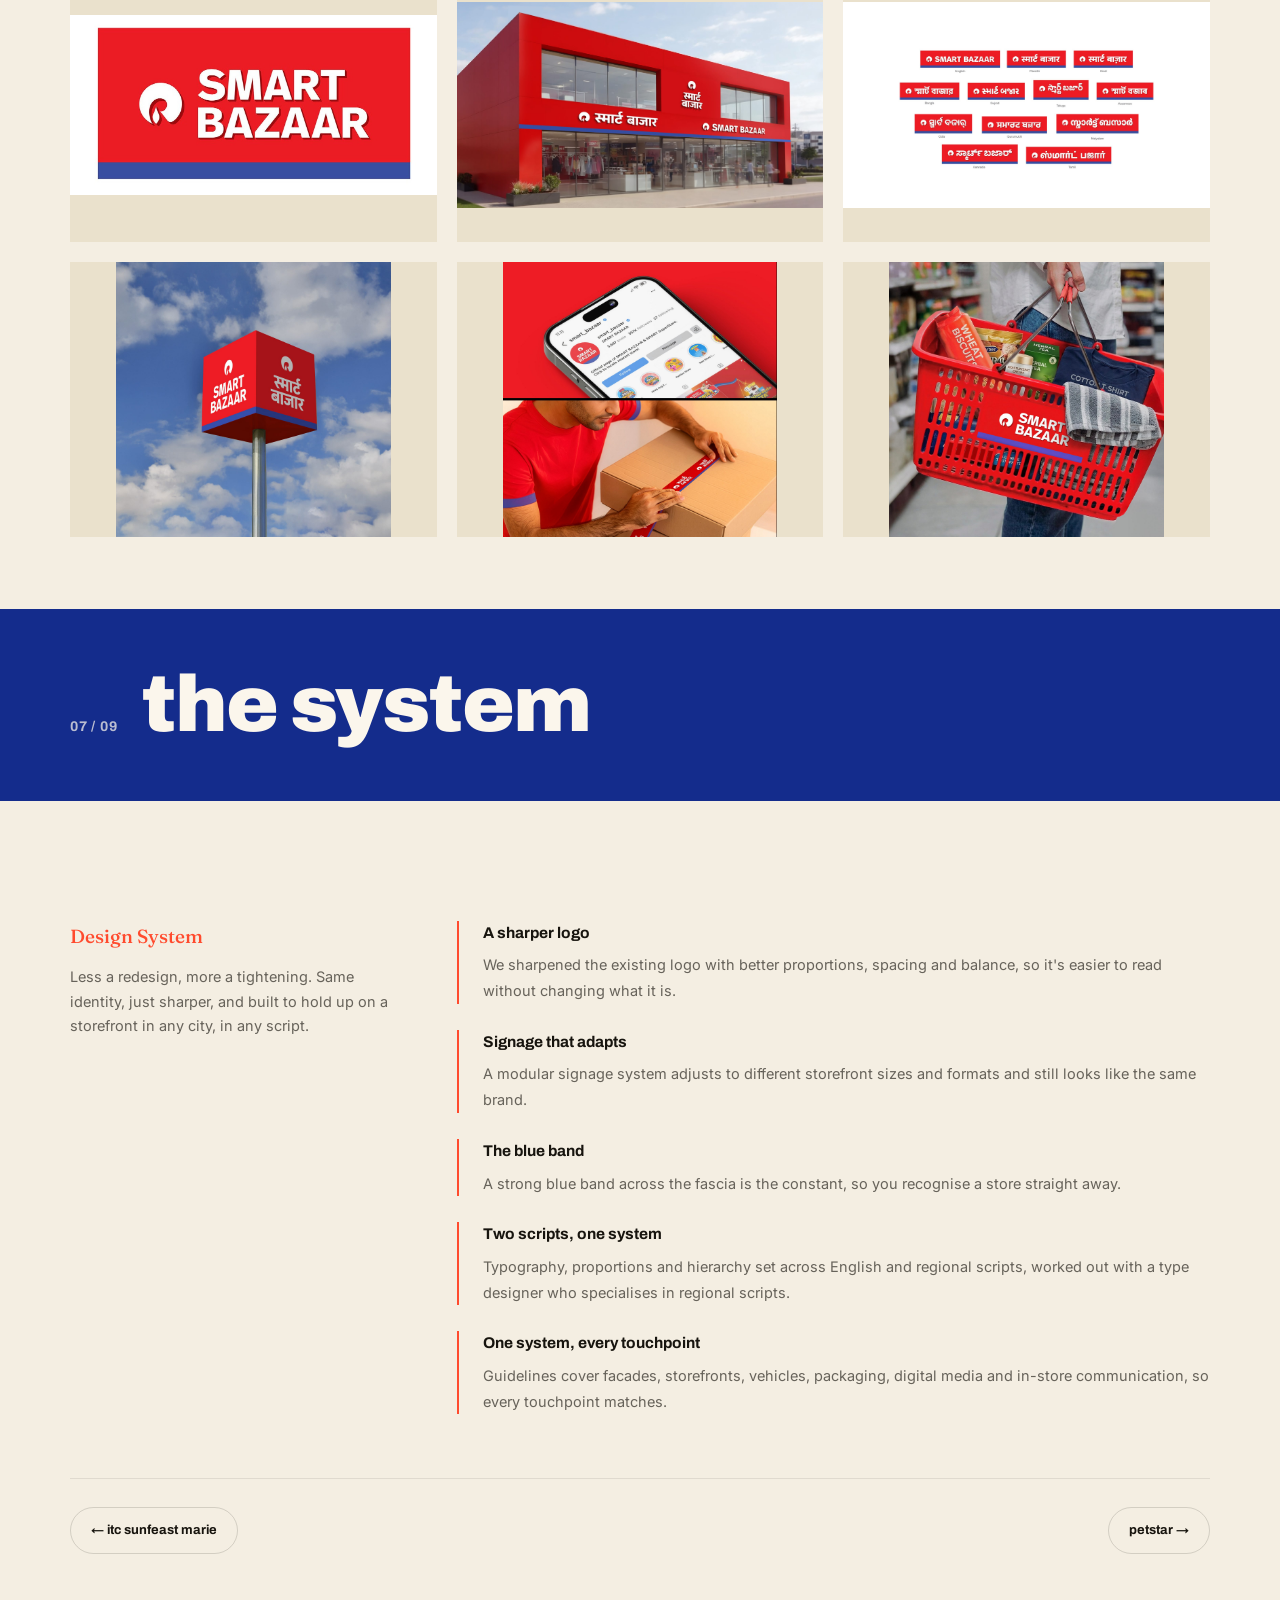
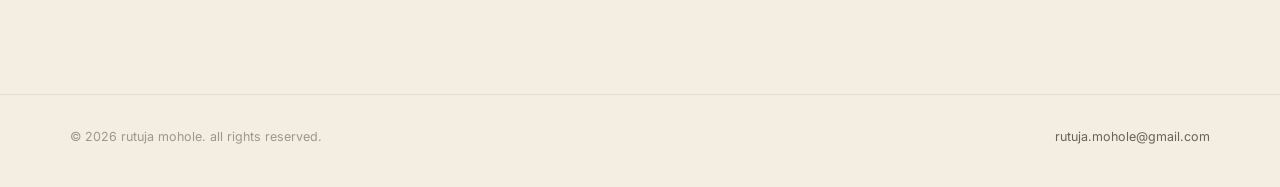
<file: work/reliance-smart-bazaar.html>
<!DOCTYPE html>
<html lang="en">
<head>
<meta charset="UTF-8">
<meta name="viewport" content="width=device-width, initial-scale=1.0">
<link rel="manifest" href="/manifest.json">
<meta name="theme-color" content="#17140E">
<link rel="icon" href="/icons/favicon-32.png" sizes="32x32" type="image/png">
<link rel="icon" href="/icons/favicon-48.png" sizes="48x48" type="image/png">
<link rel="apple-touch-icon" href="/icons/apple-touch-icon.png">
<meta name="apple-mobile-web-app-capable" content="yes">
<meta name="apple-mobile-web-app-status-bar-style" content="black-translucent">
<meta name="apple-mobile-web-app-title" content="Rutuja Mohole">
<title>Reliance Smart Bazaar: Case Study | Rutuja Mohole</title>
<meta name="description" content="Identity design and visual guidelines for Reliance Smart Bazaar across 1,000+ retail stores.">
<link rel="preconnect" href="https://fonts.googleapis.com">
<link rel="preconnect" href="https://fonts.gstatic.com" crossorigin>
<link rel="stylesheet" href="https://fonts.googleapis.com/css2?family=Archivo:wght@500;600;700;800;900&family=Fraunces:ital,opsz,wght@0,9..144,400;0,9..144,500;0,9..144,600;1,9..144,400;1,9..144,500&family=Inter:wght@400;500;600;700&display=swap">
<link rel="stylesheet" href="../css/style.css">
</head>
<body>

<nav class="nav">
  <a href="../index.html" class="nav-mark">Rutuja Mohole</a>
  <div class="nav-links">
    <a href="../work.html">Work</a>
    <a href="../about.html">About</a>
    <a href="../contact.html" class="cta">Let's Connect</a>
  </div>
  <button class="nav-toggle" aria-label="Menu"><span></span><span></span><span></span></button>
</nav>
<div class="nav-backdrop"></div>

<section class="case" id="case-rsb" style="padding-top:150px;--case-accent:#142C8C;">
  <div class="wrap">
    <a href="../work.html" class="eyebrow" style="display:inline-flex;align-items:center;gap:8px;margin-bottom:40px;">&larr; All Work</a>
    <div class="case-head">
      <div class="reveal">
        <div class="case-id"><span class="num">07 / 09</span></div>
        <h3 class="case-title" data-kinetic>Reliance Smart Bazaar</h3>
        <p class="case-dek">An identity and signage refresh across 1,000+ Reliance Smart Bazaar stores.</p>
        <p class="case-company">Elephant Design, Pune</p>
      </div>
      <div class="case-facts reveal">
        <div>
          <div class="fact-label">Role</div>
          <div class="fact-value">Identity Design + Visual System Guidelines</div>
        </div>
        <div>
          <div class="fact-label">Scale</div>
          <div class="fact-value">1,000+ retail stores, bilingual signage</div>
        </div>
      </div>
    </div>

    <div class="case-copy">
      <div class="copy-block reveal">
        <h4>Task at hand</h4>
        <p>Refresh the identity and signage for Reliance Smart Bazaar so it feels like one brand across 1,000+ stores. The goals were better legibility, stronger recognition and a flexible visual system that works in store and online, without losing the equity the brand already had.</p>
      </div>
      <div class="copy-block reveal">
        <h4>Challenge</h4>
        <p>Build an identity that adapts to different store formats, buildings and regional regulations. Make it more visible and readable while keeping it familiar, and create one signage framework that handles both English and regional-language logos. It has to be flexible enough for thousands of real storefronts and still look consistent.</p>
      </div>
    </div>

    <div class="case-media reveal">
      <div class="media-row g1 breakout media-highlight">
        <div class="media-item wide" style="aspect-ratio:1280/548;">
          <video src="../media/videos/media5.mp4" muted loop playsinline preload="none"></video>
        </div>
        <p class="media-cap">Brand system overview, animated.</p>
      </div>
      <div class="media-grid cols-3">
        <div class="media-cell">
          <div class="media-item" style="aspect-ratio:1206/595;"><img src="../media/images/s34_Reliance_Smart_Bazaar_logo.jpg.jpg" alt="Reliance Smart Bazaar refined logo"></div>
        </div>
        <div class="media-cell">
          <div class="media-item" style="aspect-ratio:2000/1125;"><img loading="lazy" decoding="async" src="../media/images/s35_RSB_Casestudy_03042026_New.jpg.jpg" alt="Reliance Smart Bazaar signage system"></div>
        </div>
        <div class="media-cell">
          <div class="media-item" style="aspect-ratio:2000/1125;"><img loading="lazy" decoding="async" src="../media/images/s36_RSB_Casestudy_03042026_2.jpg.jpg" alt="Reliance Smart Bazaar bilingual logo system"></div>
        </div>
        <div class="media-cell">
          <div class="media-item" style="aspect-ratio:1620/1620;"><img loading="lazy" decoding="async" src="../media/images/s37_RSB_Casestudy_03042026_3.1.jpg.jpg" alt="Reliance Smart Bazaar storefront application"></div>
        </div>
        <div class="media-cell">
          <div class="media-item" style="aspect-ratio:1620/1620;"><img loading="lazy" decoding="async" src="../media/images/s37_RSB_Casestudy_03042026_4.1.jpg.jpg" alt="Reliance Smart Bazaar signage application"></div>
        </div>
        <div class="media-cell">
          <div class="media-item" style="aspect-ratio:1620/1620;"><img loading="lazy" decoding="async" src="../media/images/s37_RSB_Casestudy_03042026_5.1.jpg.jpg" alt="Reliance Smart Bazaar retail application"></div>
        </div>
      </div>
    </div>

  </div>
</section>

<div class="chapter-divider reveal breakout" style="--div-bg:#142C8C;--div-ink:#FBF6EC;">
  <div class="wrap chapter-divider-inner">
    <span class="chapter-num">07 / 09</span>
    <span class="chapter-label">the system</span>
  </div>
</div>

<section class="case-continued">
  <div class="wrap">

    <div class="case-system reveal">
      <div>
        <h4 style="font-family:var(--serif);font-weight:500;font-size:19px;color:var(--case-accent);margin-bottom:14px;">Design System</h4>
        <p style="color:var(--ink-dim);font-size:14.5px;line-height:1.7;">Less a redesign, more a tightening. Same identity, just sharper, and built to hold up on a storefront in any city, in any script.</p>
      </div>
      <div class="system-list">
        <div class="system-item">
          <strong>A sharper logo</strong>
          <span>We sharpened the existing logo with better proportions, spacing and balance, so it's easier to read without changing what it is.</span>
        </div>
        <div class="system-item">
          <strong>Signage that adapts</strong>
          <span>A modular signage system adjusts to different storefront sizes and formats and still looks like the same brand.</span>
        </div>
        <div class="system-item">
          <strong>The blue band</strong>
          <span>A strong blue band across the fascia is the constant, so you recognise a store straight away.</span>
        </div>
        <div class="system-item">
          <strong>Two scripts, one system</strong>
          <span>Typography, proportions and hierarchy set across English and regional scripts, worked out with a type designer who specialises in regional scripts.</span>
        </div>
        <div class="system-item">
          <strong>One system, every touchpoint</strong>
          <span>Guidelines cover facades, storefronts, vehicles, packaging, digital media and in-store communication, so every touchpoint matches.</span>
        </div>
      </div>
    </div>

    <div class="case-footer reveal">
      <a href="sunfeast-marie.html">&larr; ITC Sunfeast Marie</a>
      <a href="petstar.html">PetStar &rarr;</a>
    </div>
  </div>
</section>

<footer>
  <span>© <span id="year">2026</span> Rutuja Mohole. All rights reserved.</span>
  <a href="mailto:rutuja.mohole@gmail.com">rutuja.mohole@gmail.com</a>
</footer>

<script src="../js/main.js"></script>
</body>
</html>
</file>
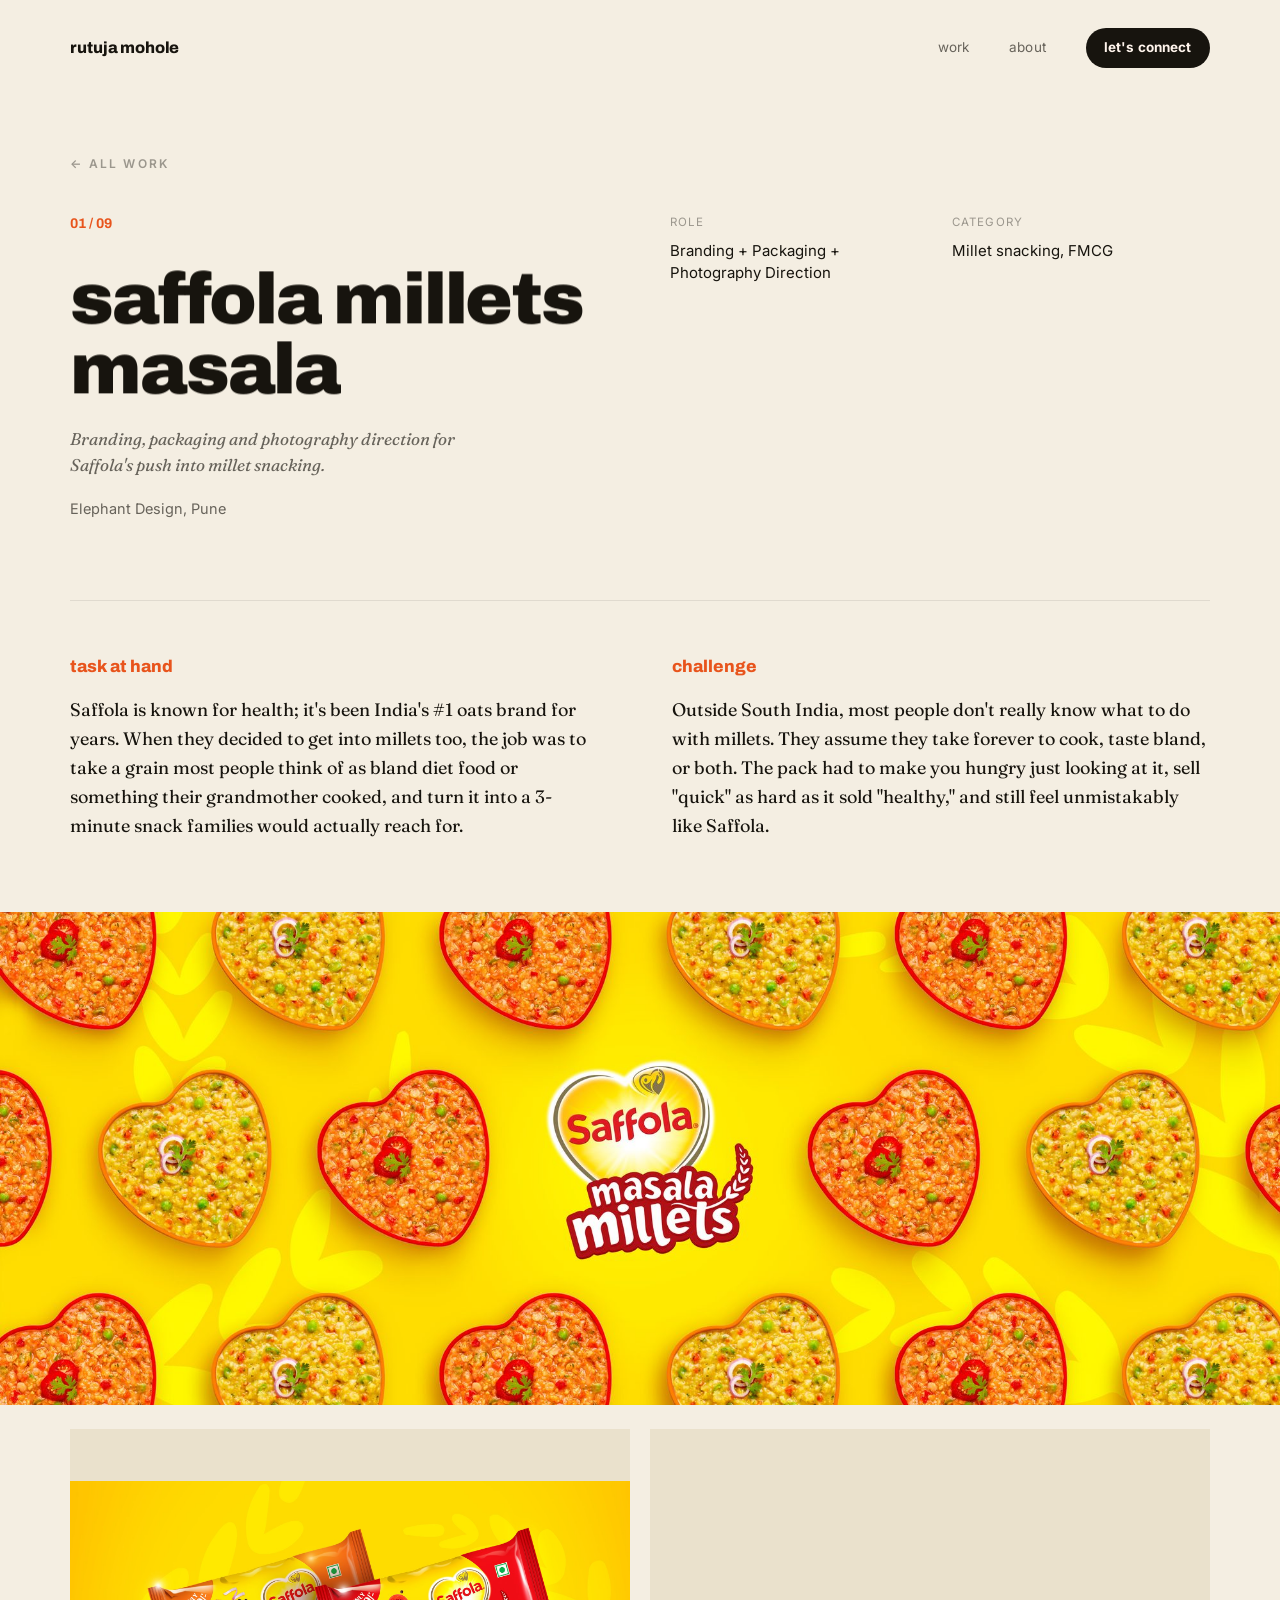
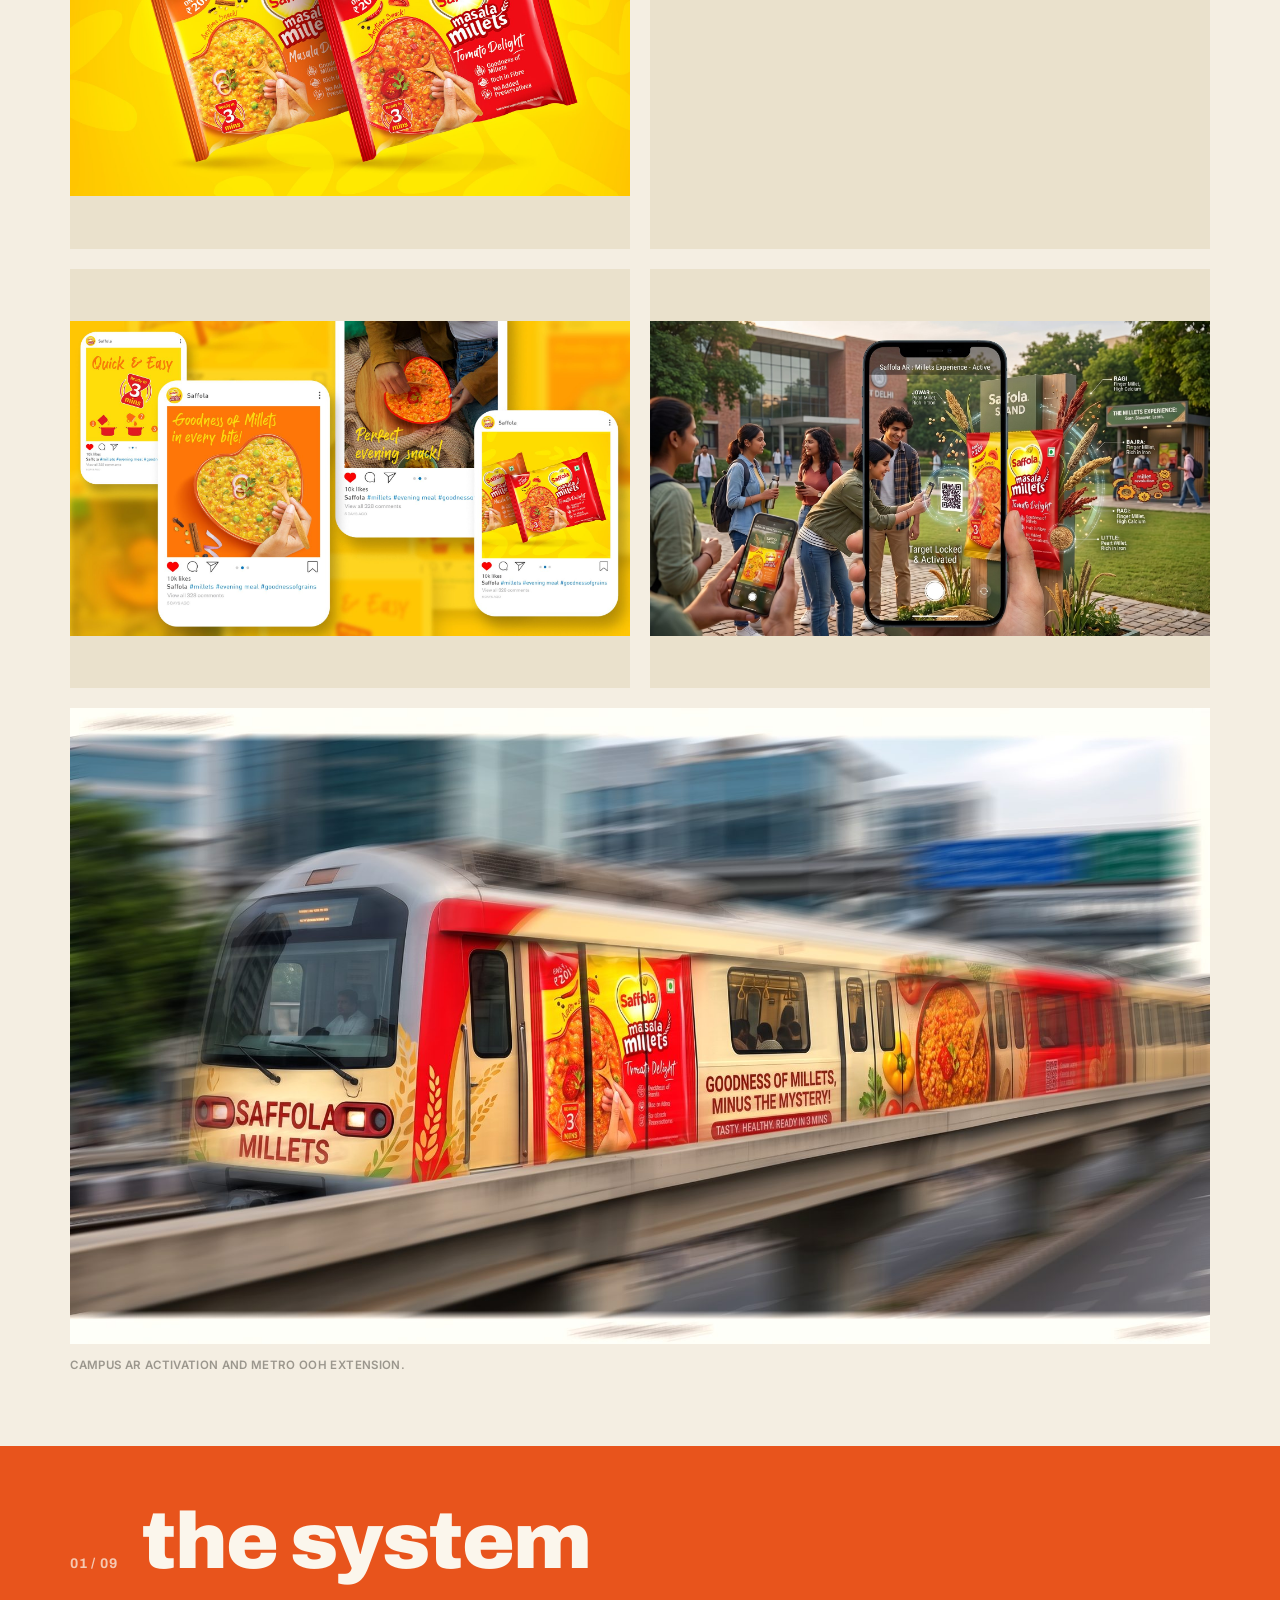
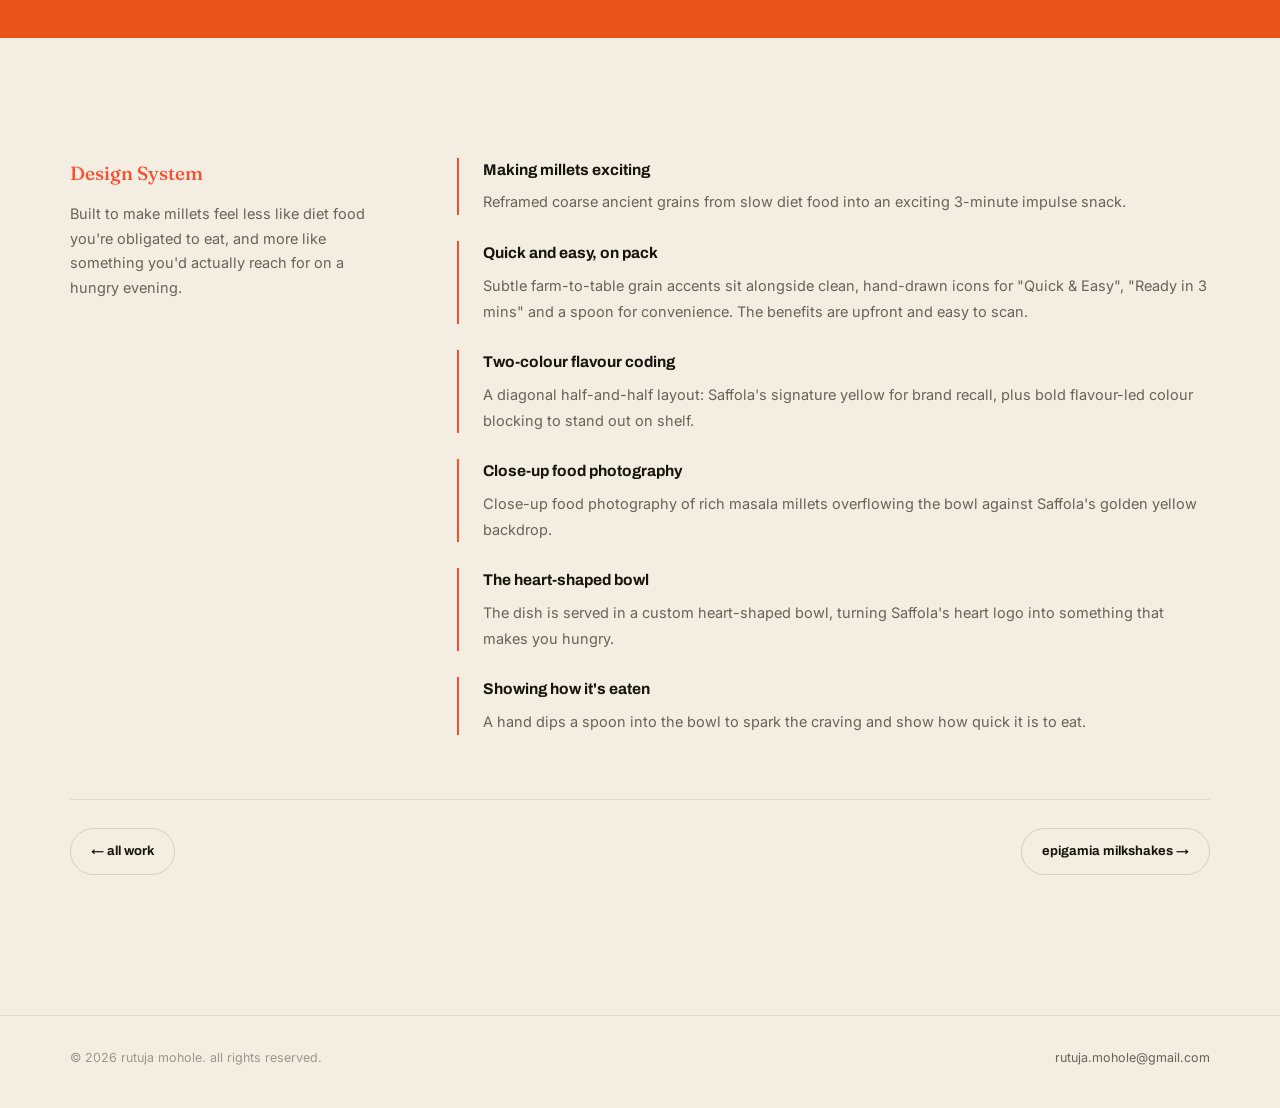
<file: work/saffola-millets.html>
<!DOCTYPE html>
<html lang="en">
<head>
<meta charset="UTF-8">
<meta name="viewport" content="width=device-width, initial-scale=1.0">
<link rel="manifest" href="/manifest.json">
<meta name="theme-color" content="#17140E">
<link rel="icon" href="/icons/favicon-32.png" sizes="32x32" type="image/png">
<link rel="icon" href="/icons/favicon-48.png" sizes="48x48" type="image/png">
<link rel="apple-touch-icon" href="/icons/apple-touch-icon.png">
<meta name="apple-mobile-web-app-capable" content="yes">
<meta name="apple-mobile-web-app-status-bar-style" content="black-translucent">
<meta name="apple-mobile-web-app-title" content="Rutuja Mohole">
<title>Saffola Millets Masala: Case Study | Rutuja Mohole</title>
<meta name="description" content="Branding, packaging and photography direction for Saffola Millets Masala, making millets a 3-minute anytime snack.">
<link rel="preconnect" href="https://fonts.googleapis.com">
<link rel="preconnect" href="https://fonts.gstatic.com" crossorigin>
<link rel="stylesheet" href="https://fonts.googleapis.com/css2?family=Archivo:wght@500;600;700;800;900&family=Fraunces:ital,opsz,wght@0,9..144,400;0,9..144,500;0,9..144,600;1,9..144,400;1,9..144,500&family=Inter:wght@400;500;600;700&display=swap">
<link rel="stylesheet" href="../css/style.css">
</head>
<body>

<nav class="nav">
  <a href="../index.html" class="nav-mark">Rutuja Mohole</a>
  <div class="nav-links">
    <a href="../work.html">Work</a>
    <a href="../about.html">About</a>
    <a href="../contact.html" class="cta">Let's Connect</a>
  </div>
  <button class="nav-toggle" aria-label="Menu"><span></span><span></span><span></span></button>
</nav>
<div class="nav-backdrop"></div>

<section class="case" id="case-saffola" style="padding-top:150px;--case-accent:#E8541C;">
  <div class="wrap">
    <a href="../work.html" class="eyebrow" style="display:inline-flex;align-items:center;gap:8px;margin-bottom:40px;">&larr; All Work</a>
    <div class="case-head">
      <div class="reveal">
        <div class="case-id"><span class="num">01 / 09</span></div>
        <h3 class="case-title" data-kinetic>Saffola Millets Masala</h3>
        <p class="case-dek">Branding, packaging and photography direction for Saffola's push into millet snacking.</p>
        <p class="case-company">Elephant Design, Pune</p>
      </div>
      <div class="case-facts reveal">
        <div>
          <div class="fact-label">Role</div>
          <div class="fact-value">Branding + Packaging + Photography Direction</div>
        </div>
        <div>
          <div class="fact-label">Category</div>
          <div class="fact-value">Millet snacking, FMCG</div>
        </div>
      </div>
    </div>

    <div class="case-copy">
      <div class="copy-block reveal">
        <h4>Task at hand</h4>
        <p>Saffola is known for health; it's been India's #1 oats brand for years. When they decided to get into millets too, the job was to take a grain most people think of as bland diet food or something their grandmother cooked, and turn it into a 3-minute snack families would actually reach for.</p>
      </div>
      <div class="copy-block reveal">
        <h4>Challenge</h4>
        <p>Outside South India, most people don't really know what to do with millets. They assume they take forever to cook, taste bland, or both. The pack had to make you hungry just looking at it, sell "quick" as hard as it sold "healthy," and still feel unmistakably like Saffola.</p>
      </div>
    </div>

    <div class="case-media reveal">
      <div class="media-row g1 breakout media-highlight">
        <div class="media-item wide" style="aspect-ratio:1999/769;"><img src="../media/images/s04_Saffola_millets_banner.jpg.jpg" alt="Saffola Millets identity and packaging banner"></div>
      </div>
      <div class="media-grid cols-2">
        <div class="media-cell">
          <div class="media-item" style="aspect-ratio:2000/1125;"><img loading="lazy" decoding="async" src="../media/images/s05_Saffola_Millets_Simulation_for_website_1.jpg" alt="Saffola Millets pack simulation"></div>
        </div>
        <div class="media-cell">
          <div class="media-item" style="aspect-ratio:1080/1920;">
          <video src="../media/videos/media1.mp4" muted loop playsinline preload="none"></video>
        </div>
        </div>
        <div class="media-cell">
          <div class="media-item" style="aspect-ratio:2000/1125;"><img loading="lazy" decoding="async" src="../media/images/s07_Saffola_Millets_Simulation_for_website_4.jpg" alt="Saffola Millets digital touchpoint simulation"></div>
        </div>
        <div class="media-cell">
          <div class="media-item" style="aspect-ratio:1999/1125;"><img loading="lazy" decoding="async" src="../media/images/s08_Gemini_Generated_Image_h9djyoh9djyoh9dj.jpg" alt="Saffola Millets campus AR activation concept"></div>
        </div>
        <div class="media-cell span-all">
          <div class="media-item span-all" style="aspect-ratio:2000/1116;"><img loading="lazy" decoding="async" src="../media/images/s09_Gemini_Generated_Image_eosxspeosxspeosx_1.jpg" alt="Saffola Millets metro train OOH wrap"></div>
          <p class="media-cap">Campus AR activation and metro OOH extension.</p>
        </div>
      </div>
    </div>

  </div>
</section>

<div class="chapter-divider reveal breakout" style="--div-bg:#E8541C;--div-ink:#FBF6EC;">
  <div class="wrap chapter-divider-inner">
    <span class="chapter-num">01 / 09</span>
    <span class="chapter-label">the system</span>
  </div>
</div>

<section class="case-continued">
  <div class="wrap">

    <div class="case-system reveal">
      <div>
        <h4 style="font-family:var(--serif);font-weight:500;font-size:19px;color:var(--case-accent);margin-bottom:14px;">Design System</h4>
        <p style="color:var(--ink-dim);font-size:14.5px;line-height:1.7;">Built to make millets feel less like diet food you're obligated to eat, and more like something you'd actually reach for on a hungry evening.</p>
      </div>
      <div class="system-list">
        <div class="system-item">
          <strong>Making millets exciting</strong>
          <span>Reframed coarse ancient grains from slow diet food into an exciting 3-minute impulse snack.</span>
        </div>
        <div class="system-item">
          <strong>Quick and easy, on pack</strong>
          <span>Subtle farm-to-table grain accents sit alongside clean, hand-drawn icons for "Quick & Easy", "Ready in 3 mins" and a spoon for convenience. The benefits are upfront and easy to scan.</span>
        </div>
        <div class="system-item">
          <strong>Two-colour flavour coding</strong>
          <span>A diagonal half-and-half layout: Saffola's signature yellow for brand recall, plus bold flavour-led colour blocking to stand out on shelf.</span>
        </div>
        <div class="system-item">
          <strong>Close-up food photography</strong>
          <span>Close-up food photography of rich masala millets overflowing the bowl against Saffola's golden yellow backdrop.</span>
        </div>
        <div class="system-item">
          <strong>The heart-shaped bowl</strong>
          <span>The dish is served in a custom heart-shaped bowl, turning Saffola's heart logo into something that makes you hungry.</span>
        </div>
        <div class="system-item">
          <strong>Showing how it's eaten</strong>
          <span>A hand dips a spoon into the bowl to spark the craving and show how quick it is to eat.</span>
        </div>
      </div>
    </div>

    <div class="case-footer reveal">
      <a href="../work.html">&larr; All Work</a>
      <a href="epigamia-milkshakes.html">Epigamia Milkshakes &rarr;</a>
    </div>
  </div>
</section>

<footer>
  <span>© <span id="year">2026</span> Rutuja Mohole. All rights reserved.</span>
  <a href="mailto:rutuja.mohole@gmail.com">rutuja.mohole@gmail.com</a>
</footer>

<script src="../js/main.js"></script>
</body>
</html>
</file>
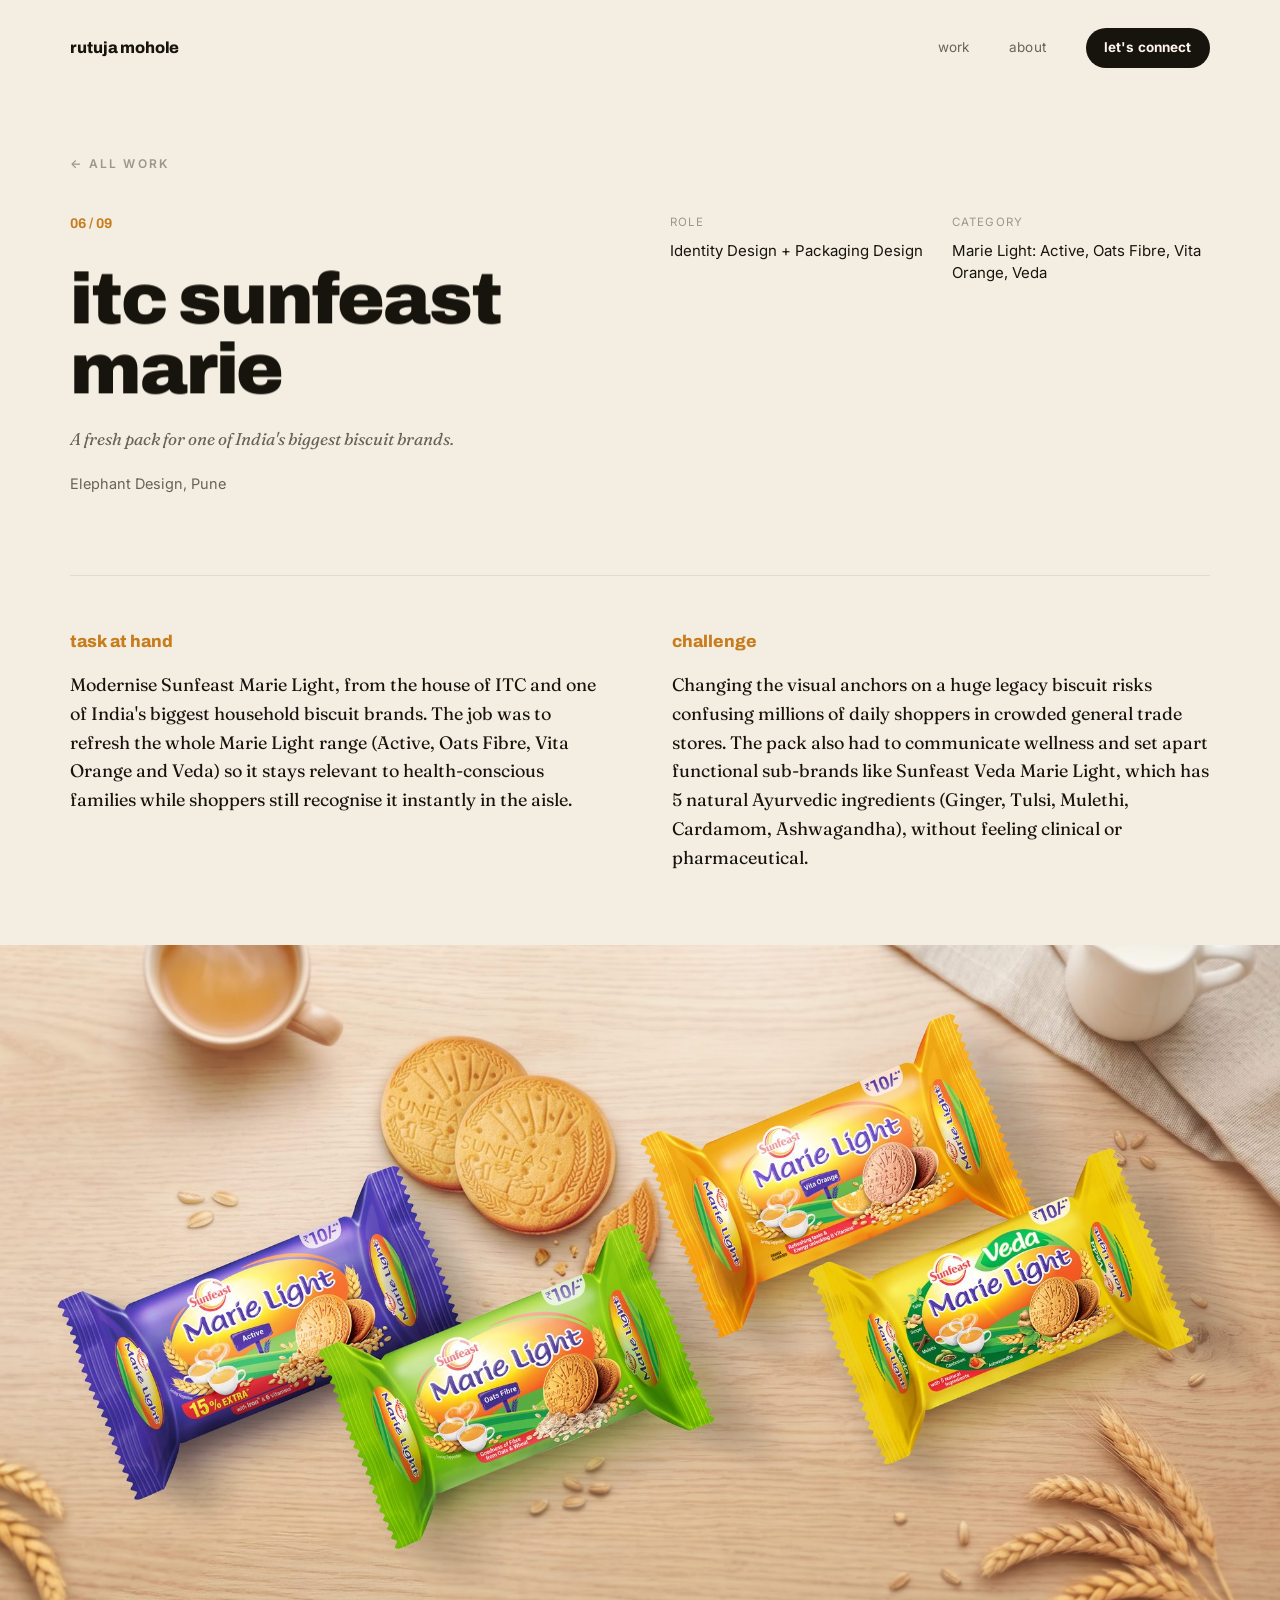
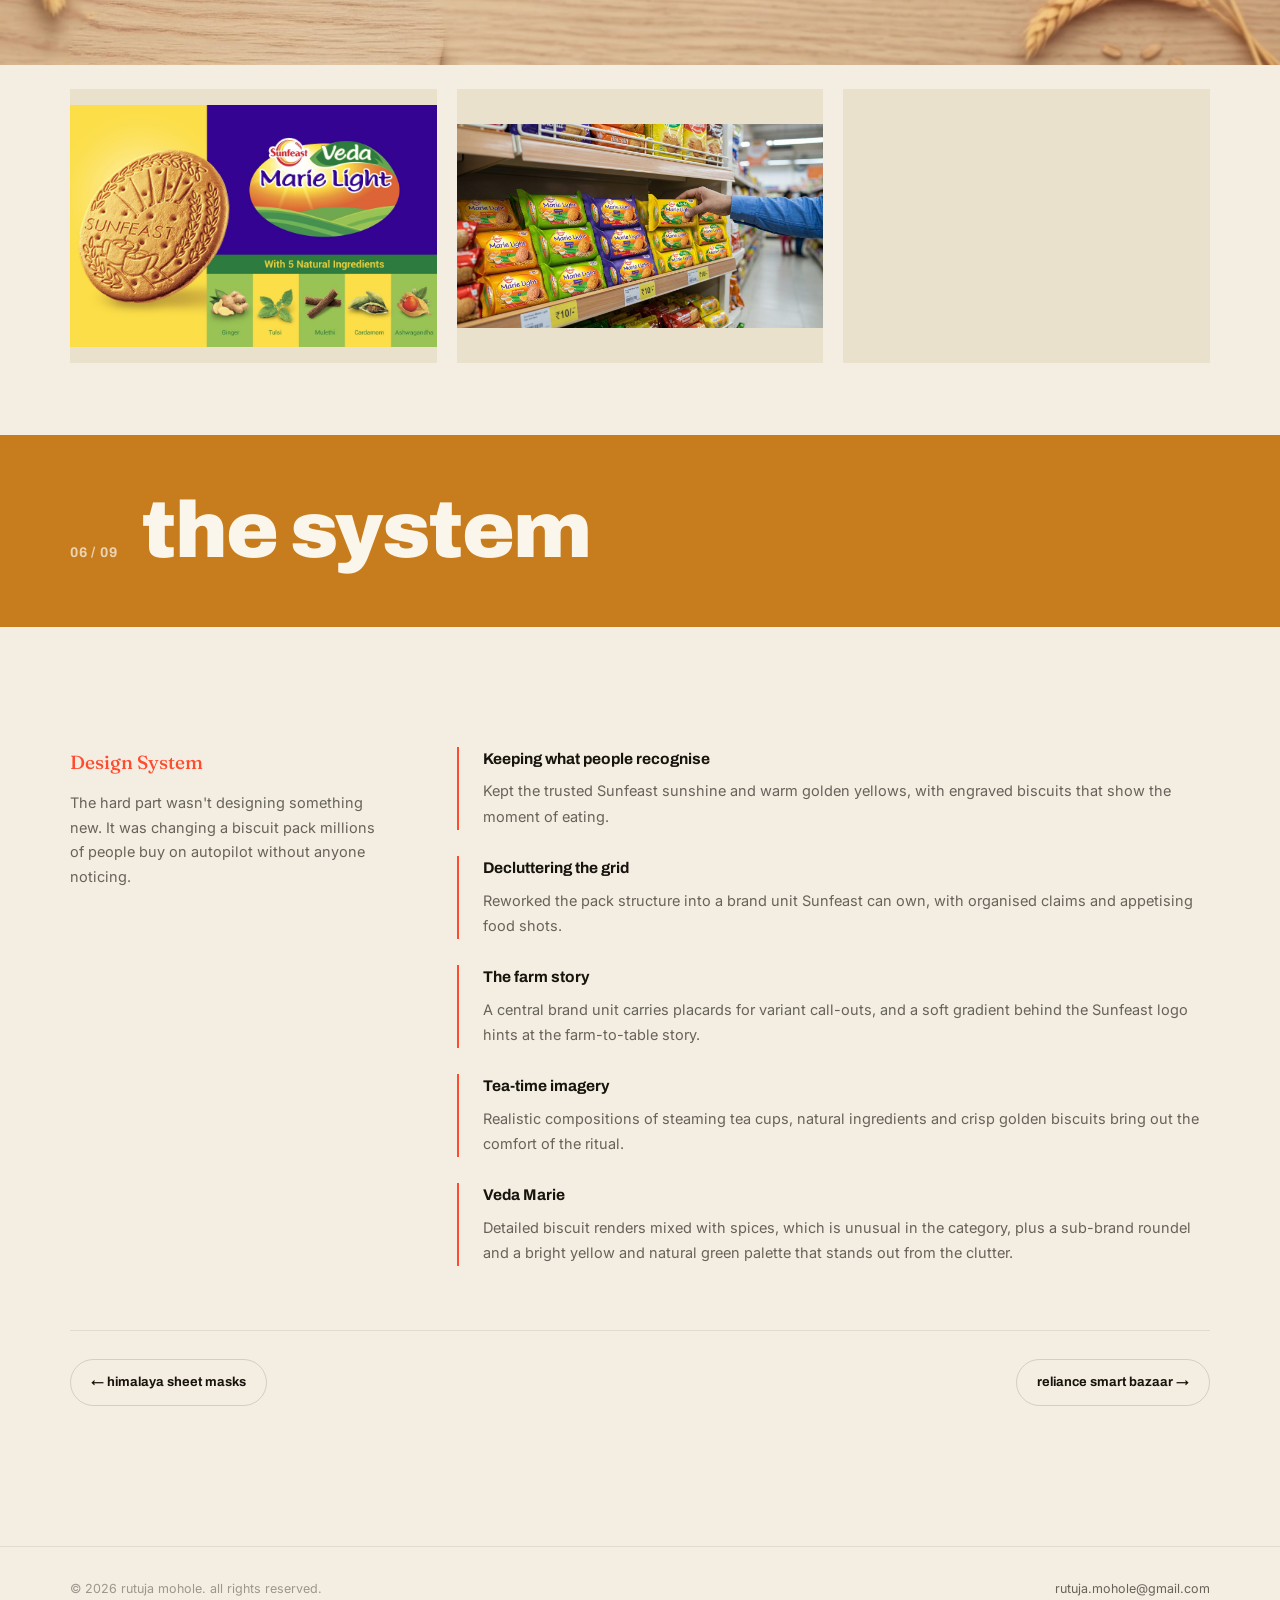
<file: work/sunfeast-marie.html>
<!DOCTYPE html>
<html lang="en">
<head>
<meta charset="UTF-8">
<meta name="viewport" content="width=device-width, initial-scale=1.0">
<link rel="manifest" href="/manifest.json">
<meta name="theme-color" content="#17140E">
<link rel="icon" href="/icons/favicon-32.png" sizes="32x32" type="image/png">
<link rel="icon" href="/icons/favicon-48.png" sizes="48x48" type="image/png">
<link rel="apple-touch-icon" href="/icons/apple-touch-icon.png">
<meta name="apple-mobile-web-app-capable" content="yes">
<meta name="apple-mobile-web-app-status-bar-style" content="black-translucent">
<meta name="apple-mobile-web-app-title" content="Rutuja Mohole">
<title>ITC Sunfeast Marie: Case Study | Rutuja Mohole</title>
<meta name="description" content="A fresh identity and pack design for ITC Sunfeast Marie Light across all its variants.">
<link rel="preconnect" href="https://fonts.googleapis.com">
<link rel="preconnect" href="https://fonts.gstatic.com" crossorigin>
<link rel="stylesheet" href="https://fonts.googleapis.com/css2?family=Archivo:wght@500;600;700;800;900&family=Fraunces:ital,opsz,wght@0,9..144,400;0,9..144,500;0,9..144,600;1,9..144,400;1,9..144,500&family=Inter:wght@400;500;600;700&display=swap">
<link rel="stylesheet" href="../css/style.css">
</head>
<body>

<nav class="nav">
  <a href="../index.html" class="nav-mark">Rutuja Mohole</a>
  <div class="nav-links">
    <a href="../work.html">Work</a>
    <a href="../about.html">About</a>
    <a href="../contact.html" class="cta">Let's Connect</a>
  </div>
  <button class="nav-toggle" aria-label="Menu"><span></span><span></span><span></span></button>
</nav>
<div class="nav-backdrop"></div>

<section class="case" id="case-sunfeast" style="padding-top:150px;--case-accent:#C77D1E;">
  <div class="wrap">
    <a href="../work.html" class="eyebrow" style="display:inline-flex;align-items:center;gap:8px;margin-bottom:40px;">&larr; All Work</a>
    <div class="case-head">
      <div class="reveal">
        <div class="case-id"><span class="num">06 / 09</span></div>
        <h3 class="case-title" data-kinetic>ITC Sunfeast Marie</h3>
        <p class="case-dek">A fresh pack for one of India's biggest biscuit brands.</p>
        <p class="case-company">Elephant Design, Pune</p>
      </div>
      <div class="case-facts reveal">
        <div>
          <div class="fact-label">Role</div>
          <div class="fact-value">Identity Design + Packaging Design</div>
        </div>
        <div>
          <div class="fact-label">Category</div>
          <div class="fact-value">Marie Light: Active, Oats Fibre, Vita Orange, Veda</div>
        </div>
      </div>
    </div>

    <div class="case-copy">
      <div class="copy-block reveal">
        <h4>Task at hand</h4>
        <p>Modernise Sunfeast Marie Light, from the house of ITC and one of India's biggest household biscuit brands. The job was to refresh the whole Marie Light range (Active, Oats Fibre, Vita Orange and Veda) so it stays relevant to health-conscious families while shoppers still recognise it instantly in the aisle.</p>
      </div>
      <div class="copy-block reveal">
        <h4>Challenge</h4>
        <p>Changing the visual anchors on a huge legacy biscuit risks confusing millions of daily shoppers in crowded general trade stores. The pack also had to communicate wellness and set apart functional sub-brands like Sunfeast Veda Marie Light, which has 5 natural Ayurvedic ingredients (Ginger, Tulsi, Mulethi, Cardamom, Ashwagandha), without feeling clinical or pharmaceutical.</p>
      </div>
    </div>

    <div class="case-media reveal">
      <div class="media-row g1 breakout media-highlight">
        <div class="media-item wide" style="aspect-ratio:2000/1125;"><img src="../media/images/s29_Marie_composite_1.jpg.jpg" alt="Sunfeast Marie Light packaging composite"></div>
      </div>
      <div class="media-grid cols-3">
        <div class="media-cell">
          <div class="media-item" style="aspect-ratio:2000/1324;"><img loading="lazy" decoding="async" src="../media/images/s30_SML_Website_Banner_800_x_530_Slide_6_px-.jpg" alt="Sunfeast Veda Marie packaging"></div>
        </div>
        <div class="media-cell">
          <div class="media-item" style="aspect-ratio:1376/768;"><img loading="lazy" decoding="async" src="../media/images/s31_Marie_Shelf_simulation.png.jpg" alt="Sunfeast Marie shelf simulation"></div>
        </div>
        <div class="media-cell">
          <div class="media-item" style="aspect-ratio:1080/1920;">
          <video src="../media/videos/media4.mp4" muted loop playsinline preload="none"></video>
        </div>
        </div>
      </div>
    </div>

  </div>
</section>

<div class="chapter-divider reveal breakout" style="--div-bg:#C77D1E;--div-ink:#FBF6EC;">
  <div class="wrap chapter-divider-inner">
    <span class="chapter-num">06 / 09</span>
    <span class="chapter-label">the system</span>
  </div>
</div>

<section class="case-continued">
  <div class="wrap">

    <div class="case-system reveal">
      <div>
        <h4 style="font-family:var(--serif);font-weight:500;font-size:19px;color:var(--case-accent);margin-bottom:14px;">Design System</h4>
        <p style="color:var(--ink-dim);font-size:14.5px;line-height:1.7;">The hard part wasn't designing something new. It was changing a biscuit pack millions of people buy on autopilot without anyone noticing.</p>
      </div>
      <div class="system-list">
        <div class="system-item">
          <strong>Keeping what people recognise</strong>
          <span>Kept the trusted Sunfeast sunshine and warm golden yellows, with engraved biscuits that show the moment of eating.</span>
        </div>
        <div class="system-item">
          <strong>Decluttering the grid</strong>
          <span>Reworked the pack structure into a brand unit Sunfeast can own, with organised claims and appetising food shots.</span>
        </div>
        <div class="system-item">
          <strong>The farm story</strong>
          <span>A central brand unit carries placards for variant call-outs, and a soft gradient behind the Sunfeast logo hints at the farm-to-table story.</span>
        </div>
        <div class="system-item">
          <strong>Tea-time imagery</strong>
          <span>Realistic compositions of steaming tea cups, natural ingredients and crisp golden biscuits bring out the comfort of the ritual.</span>
        </div>
        <div class="system-item">
          <strong>Veda Marie</strong>
          <span>Detailed biscuit renders mixed with spices, which is unusual in the category, plus a sub-brand roundel and a bright yellow and natural green palette that stands out from the clutter.</span>
        </div>
      </div>
    </div>

    <div class="case-footer reveal">
      <a href="himalaya-sheet-masks.html">&larr; Himalaya Sheet Masks</a>
      <a href="reliance-smart-bazaar.html">Reliance Smart Bazaar &rarr;</a>
    </div>
  </div>
</section>

<footer>
  <span>© <span id="year">2026</span> Rutuja Mohole. All rights reserved.</span>
  <a href="mailto:rutuja.mohole@gmail.com">rutuja.mohole@gmail.com</a>
</footer>

<script src="../js/main.js"></script>
</body>
</html>
</file>
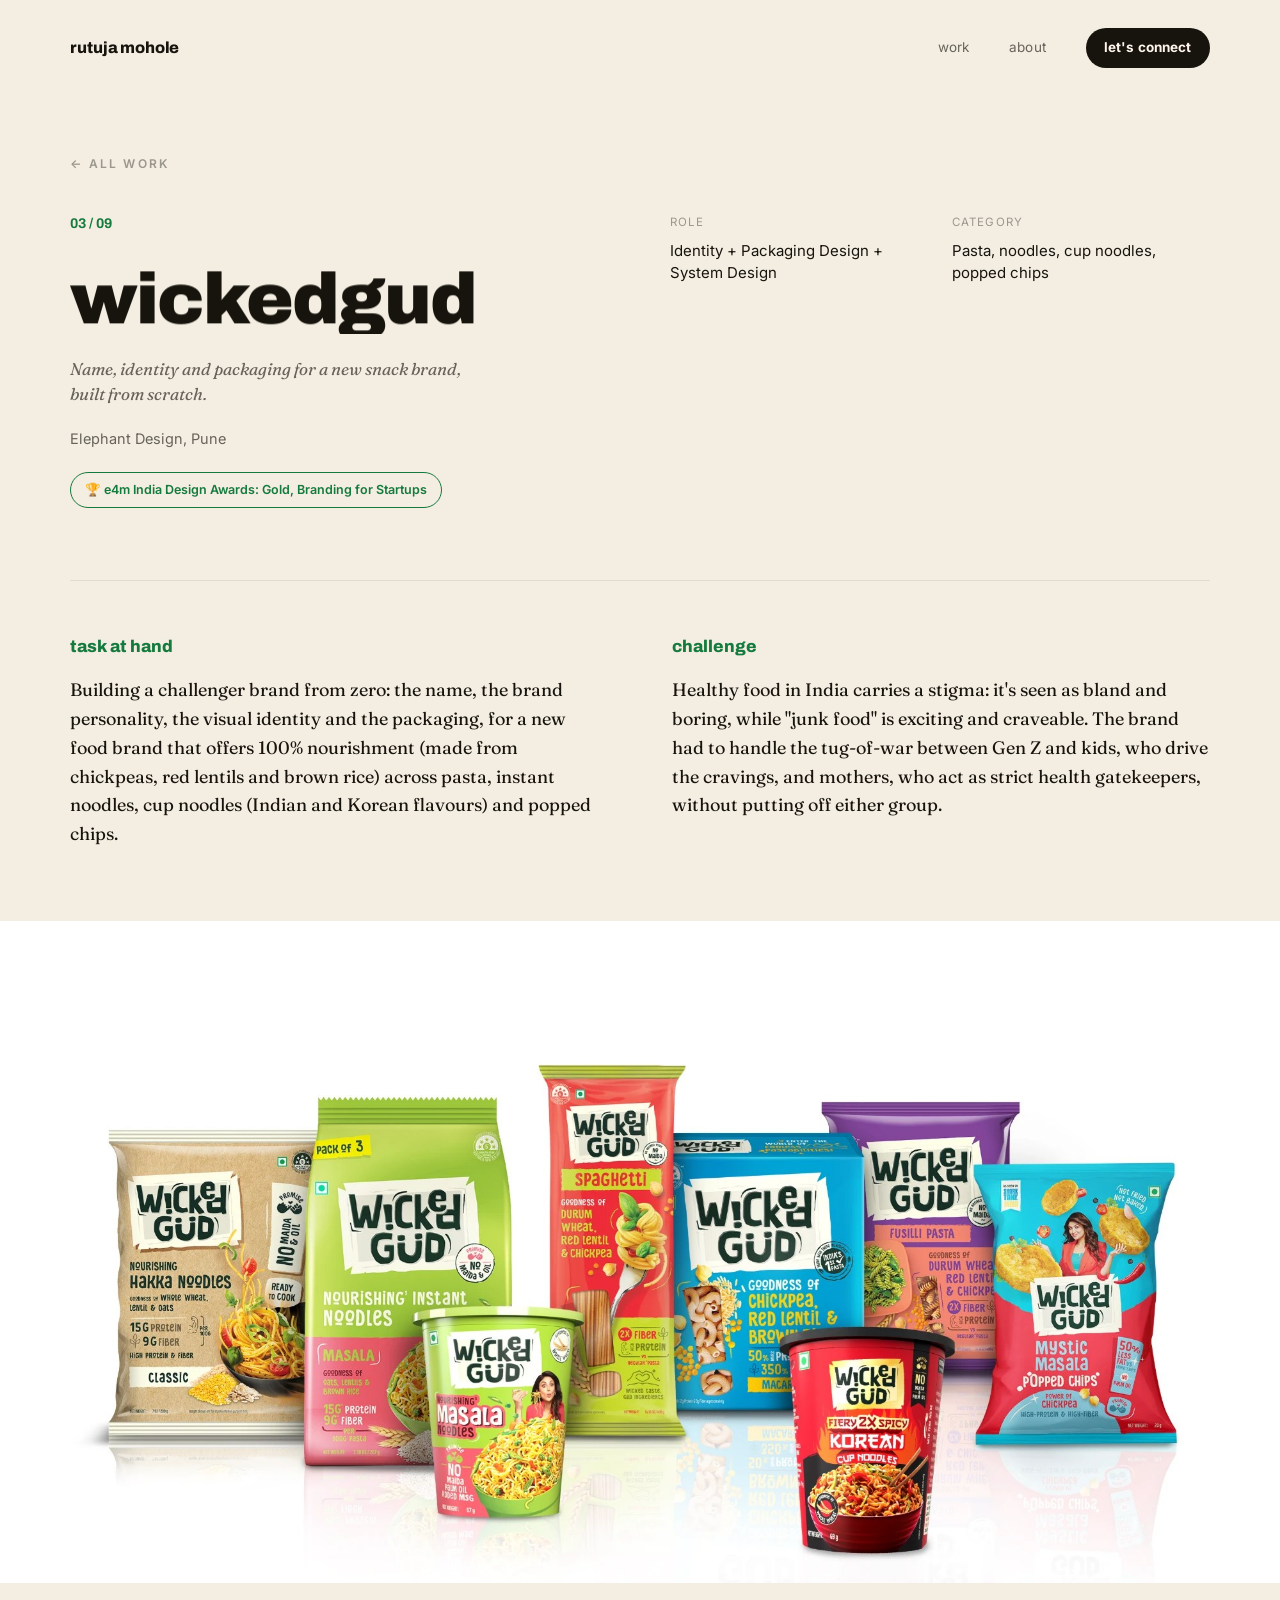
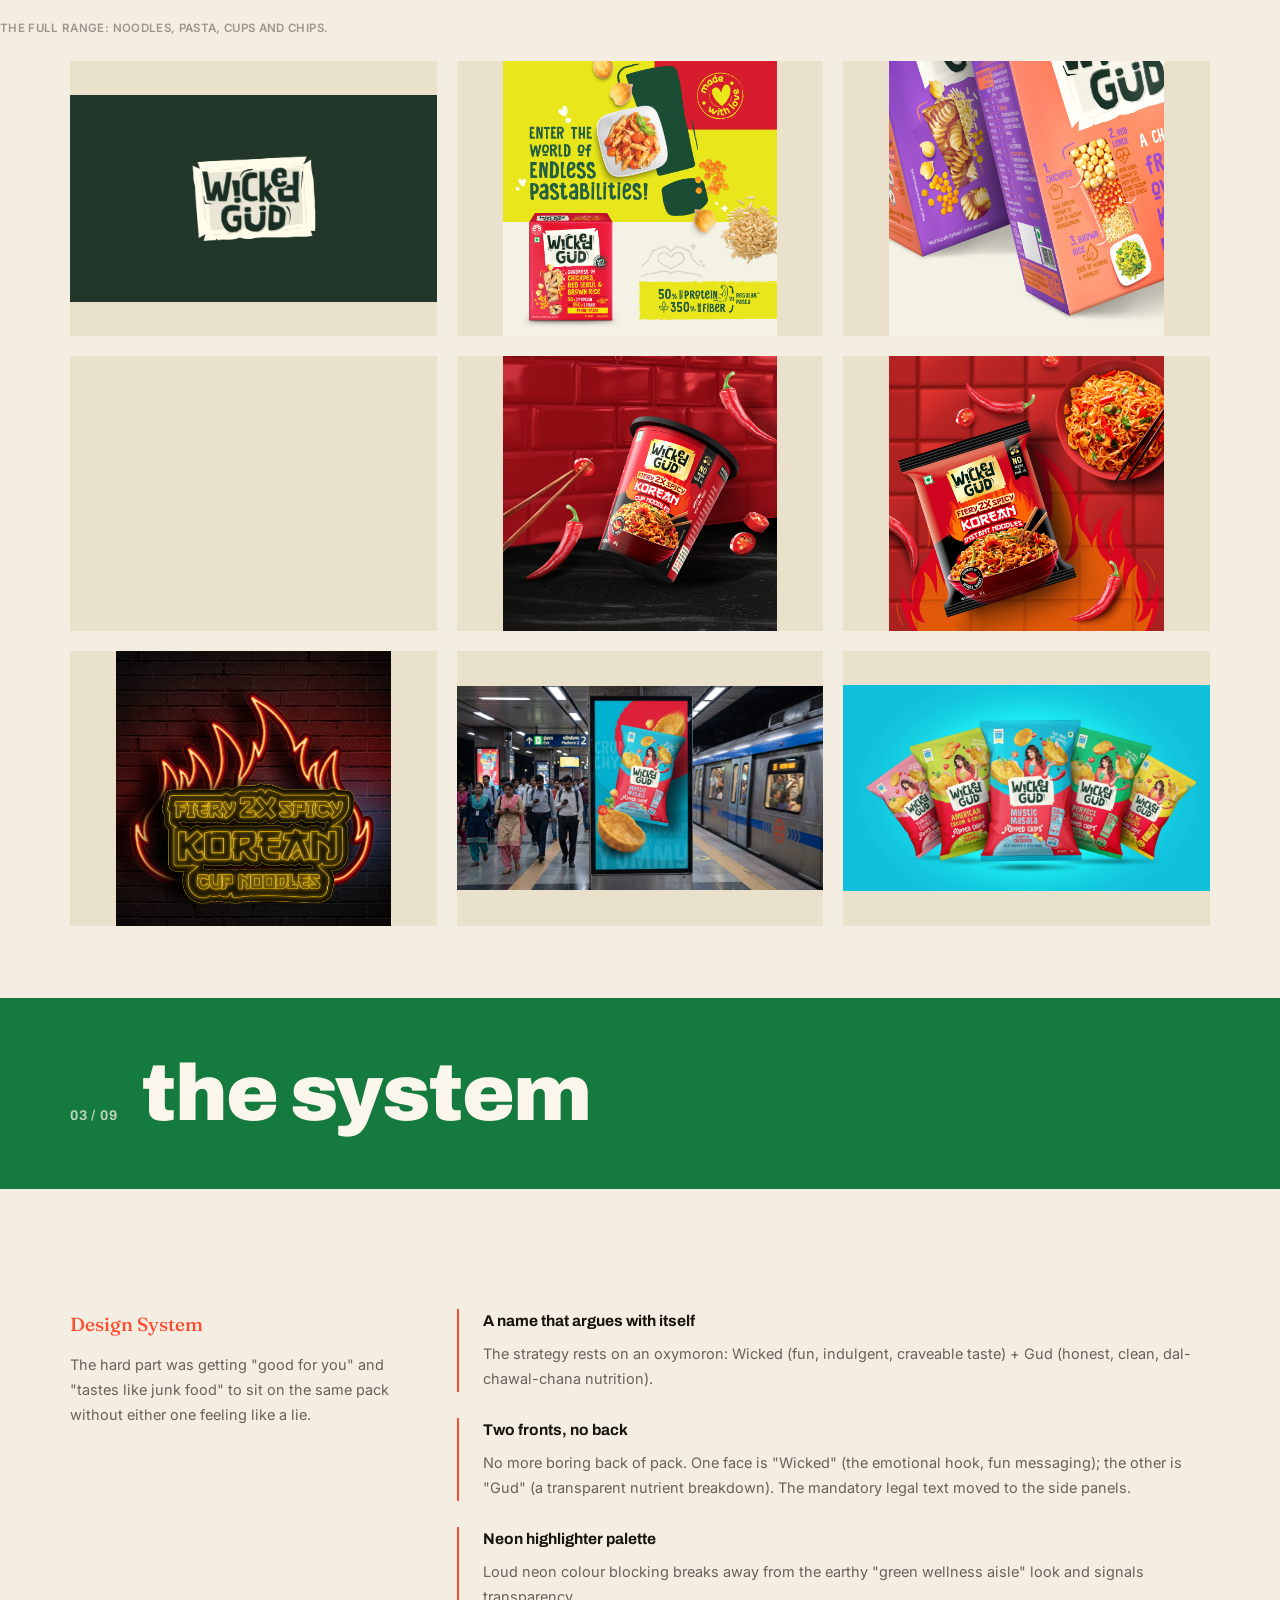
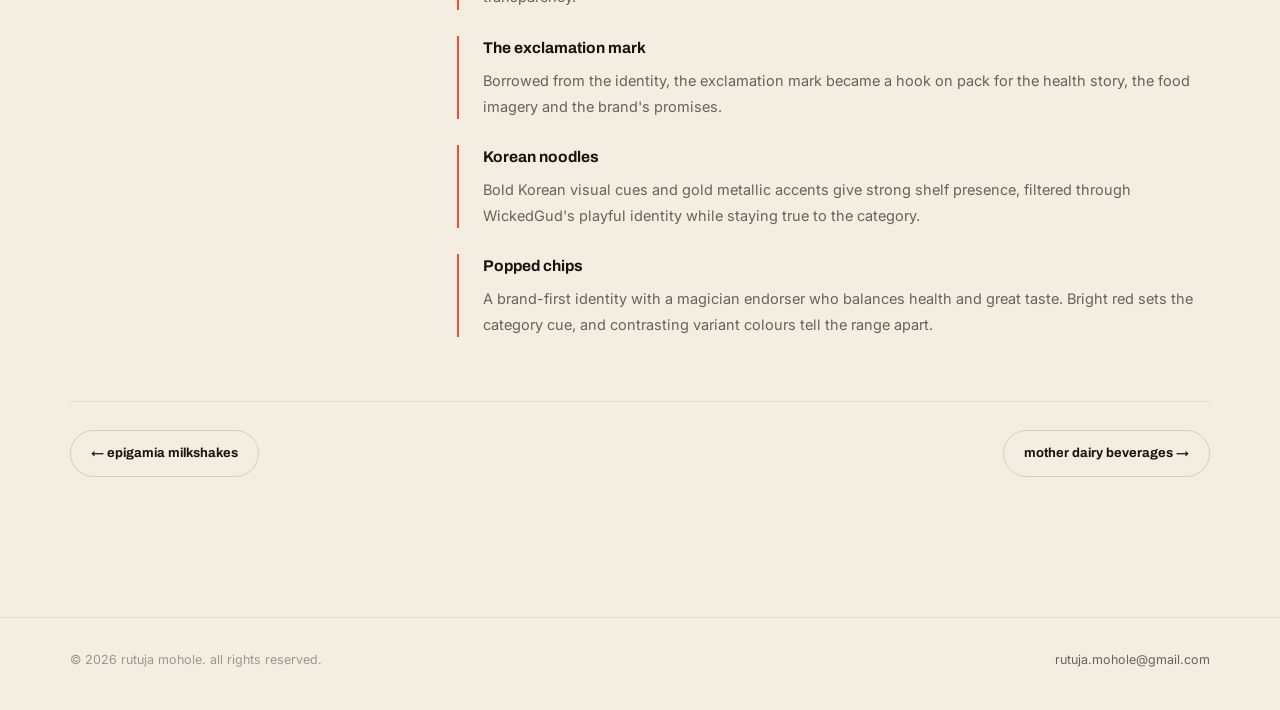
<file: work/wickedgud.html>
<!DOCTYPE html>
<html lang="en">
<head>
<meta charset="UTF-8">
<meta name="viewport" content="width=device-width, initial-scale=1.0">
<link rel="manifest" href="/manifest.json">
<meta name="theme-color" content="#17140E">
<link rel="icon" href="/icons/favicon-32.png" sizes="32x32" type="image/png">
<link rel="icon" href="/icons/favicon-48.png" sizes="48x48" type="image/png">
<link rel="apple-touch-icon" href="/icons/apple-touch-icon.png">
<meta name="apple-mobile-web-app-capable" content="yes">
<meta name="apple-mobile-web-app-status-bar-style" content="black-translucent">
<meta name="apple-mobile-web-app-title" content="Rutuja Mohole">
<title>WickedGud: Case Study | Rutuja Mohole</title>
<meta name="description" content="Identity, packaging and system design for WickedGud, a new nutrition brand built from zero. Gold, e4m India Design Awards.">
<link rel="preconnect" href="https://fonts.googleapis.com">
<link rel="preconnect" href="https://fonts.gstatic.com" crossorigin>
<link rel="stylesheet" href="https://fonts.googleapis.com/css2?family=Archivo:wght@500;600;700;800;900&family=Fraunces:ital,opsz,wght@0,9..144,400;0,9..144,500;0,9..144,600;1,9..144,400;1,9..144,500&family=Inter:wght@400;500;600;700&display=swap">
<link rel="stylesheet" href="../css/style.css">
</head>
<body>

<nav class="nav">
  <a href="../index.html" class="nav-mark">Rutuja Mohole</a>
  <div class="nav-links">
    <a href="../work.html">Work</a>
    <a href="../about.html">About</a>
    <a href="../contact.html" class="cta">Let's Connect</a>
  </div>
  <button class="nav-toggle" aria-label="Menu"><span></span><span></span><span></span></button>
</nav>
<div class="nav-backdrop"></div>

<section class="case" id="case-wickedgud" style="padding-top:150px;--case-accent:#157A3D;">
  <div class="wrap">
    <a href="../work.html" class="eyebrow" style="display:inline-flex;align-items:center;gap:8px;margin-bottom:40px;">&larr; All Work</a>
    <div class="case-head">
      <div class="reveal">
        <div class="case-id"><span class="num">03 / 09</span></div>
        <h3 class="case-title" data-kinetic>WickedGud</h3>
        <p class="case-dek">Name, identity and packaging for a new snack brand, built from scratch.</p>
        <p class="case-company">Elephant Design, Pune</p>
        <div class="case-award">🏆 e4m India Design Awards: Gold, Branding for Startups</div>
      </div>
      <div class="case-facts reveal">
        <div>
          <div class="fact-label">Role</div>
          <div class="fact-value">Identity + Packaging Design + System Design</div>
        </div>
        <div>
          <div class="fact-label">Category</div>
          <div class="fact-value">Pasta, noodles, cup noodles, popped chips</div>
        </div>
      </div>
    </div>

    <div class="case-copy">
      <div class="copy-block reveal">
        <h4>Task at hand</h4>
        <p>Building a challenger brand from zero: the name, the brand personality, the visual identity and the packaging, for a new food brand that offers 100% nourishment (made from chickpeas, red lentils and brown rice) across pasta, instant noodles, cup noodles (Indian and Korean flavours) and popped chips.</p>
      </div>
      <div class="copy-block reveal">
        <h4>Challenge</h4>
        <p>Healthy food in India carries a stigma: it's seen as bland and boring, while "junk food" is exciting and craveable. The brand had to handle the tug-of-war between Gen Z and kids, who drive the cravings, and mothers, who act as strict health gatekeepers, without putting off either group.</p>
      </div>
    </div>

    <div class="case-media reveal">
      <div class="media-row g1 breakout media-highlight">
        <div class="media-item wide" style="aspect-ratio:2000/1034;"><img src="../media/images/wickedgud_rangeshot_v3.jpg" alt="WickedGud full range shot"></div>
        <p class="media-cap">The full range: noodles, pasta, cups and chips.</p>
      </div>
      <div class="media-grid cols-3">
        <div class="media-cell">
          <div class="media-item" style="aspect-ratio:2000/1125;"><img loading="lazy" decoding="async" src="../media/images/s14_Logo-01.jpg.jpg" alt="WickedGud logo identity"></div>
        </div>
        <div class="media-cell">
          <div class="media-item" style="aspect-ratio:2000/2000;"><img loading="lazy" decoding="async" src="../media/images/s16_WickedGud_for_Pentawards_5.jpg.jpg" alt="WickedGud two-fronts packaging"></div>
        </div>
        <div class="media-cell">
          <div class="media-item" style="aspect-ratio:2000/2000;"><img loading="lazy" decoding="async" src="../media/images/s16_Group.jpg" alt="WickedGud packaging system detail"></div>
        </div>
        <div class="media-cell">
          <div class="media-item" style="aspect-ratio:1080/1920;">
          <video src="../media/videos/media3.mp4" muted loop playsinline preload="none"></video>
        </div>
        </div>
        <div class="media-cell">
          <div class="media-item" style="aspect-ratio:2000/2000;"><img loading="lazy" decoding="async" src="../media/images/s17_3.png.jpg" alt="WickedGud Korean noodles variant"></div>
        </div>
        <div class="media-cell">
          <div class="media-item" style="aspect-ratio:2000/2000;"><img loading="lazy" decoding="async" src="../media/images/s17_4.png.jpg" alt="WickedGud Korean noodles variant"></div>
        </div>
        <div class="media-cell">
          <div class="media-item" style="aspect-ratio:2000/2000;"><img loading="lazy" decoding="async" src="../media/images/s17_5.png.jpg" alt="WickedGud Korean noodles variant"></div>
        </div>
        <div class="media-cell">
          <div class="media-item" style="aspect-ratio:2000/1116;"><img loading="lazy" decoding="async" src="../media/images/s18_Metro_mockup.png.jpg" alt="WickedGud popped chips retail mockup"></div>
        </div>
        <div class="media-cell">
          <div class="media-item" style="aspect-ratio:2000/1125;"><img loading="lazy" decoding="async" src="../media/images/s18_WG_Popped_chips_simulation_6.jpg.jpg" alt="WickedGud popped chips packaging"></div>
        </div>
      </div>
    </div>

  </div>
</section>

<div class="chapter-divider reveal breakout" style="--div-bg:#157A3D;--div-ink:#FBF6EC;">
  <div class="wrap chapter-divider-inner">
    <span class="chapter-num">03 / 09</span>
    <span class="chapter-label">the system</span>
  </div>
</div>

<section class="case-continued">
  <div class="wrap">

    <div class="case-system reveal">
      <div>
        <h4 style="font-family:var(--serif);font-weight:500;font-size:19px;color:var(--case-accent);margin-bottom:14px;">Design System</h4>
        <p style="color:var(--ink-dim);font-size:14.5px;line-height:1.7;">The hard part was getting "good for you" and "tastes like junk food" to sit on the same pack without either one feeling like a lie.</p>
      </div>
      <div class="system-list">
        <div class="system-item">
          <strong>A name that argues with itself</strong>
          <span>The strategy rests on an oxymoron: Wicked (fun, indulgent, craveable taste) + Gud (honest, clean, dal-chawal-chana nutrition).</span>
        </div>
        <div class="system-item">
          <strong>Two fronts, no back</strong>
          <span>No more boring back of pack. One face is "Wicked" (the emotional hook, fun messaging); the other is "Gud" (a transparent nutrient breakdown). The mandatory legal text moved to the side panels.</span>
        </div>
        <div class="system-item">
          <strong>Neon highlighter palette</strong>
          <span>Loud neon colour blocking breaks away from the earthy "green wellness aisle" look and signals transparency.</span>
        </div>
        <div class="system-item">
          <strong>The exclamation mark</strong>
          <span>Borrowed from the identity, the exclamation mark became a hook on pack for the health story, the food imagery and the brand's promises.</span>
        </div>
        <div class="system-item">
          <strong>Korean noodles</strong>
          <span>Bold Korean visual cues and gold metallic accents give strong shelf presence, filtered through WickedGud's playful identity while staying true to the category.</span>
        </div>
        <div class="system-item">
          <strong>Popped chips</strong>
          <span>A brand-first identity with a magician endorser who balances health and great taste. Bright red sets the category cue, and contrasting variant colours tell the range apart.</span>
        </div>
      </div>
    </div>

    <div class="case-footer reveal">
      <a href="epigamia-milkshakes.html">&larr; Epigamia Milkshakes</a>
      <a href="mother-dairy-beverages.html">Mother Dairy Beverages &rarr;</a>
    </div>
  </div>
</section>

<footer>
  <span>© <span id="year">2026</span> Rutuja Mohole. All rights reserved.</span>
  <a href="mailto:rutuja.mohole@gmail.com">rutuja.mohole@gmail.com</a>
</footer>

<script src="../js/main.js"></script>
</body>
</html>
</file>
<file: css/style.css>
/* ============ Rutuja Mohole — Portfolio ============ */
/* Editorial brand-studio system: oversized Archivo Black statements paired
   with Fraunces serif for editorial copy, on a warm-paper resting base,
   punctuated by one confident accent (vermillion) sitewide + one deep,
   saturated accent per case study. Strict grid, broken once per page.
   Minimal image chrome — the work is the hero. */


@view-transition{ navigation: auto; }
::view-transition-old(root), ::view-transition-new(root){
  animation-duration:.55s;
  animation-timing-function:cubic-bezier(.65,0,.35,1);
}

:root{
  --paper: #F4EEE2;
  --paper-deep: #EAE1CC;
  --ink: #17140E;
  --ink-dim: rgba(23,20,14,0.64);
  --ink-faint: rgba(23,20,14,0.40);
  --line: rgba(23,20,14,0.15);
  --line-soft: rgba(23,20,14,0.09);
  --accent: #FF4B2E;
  --accent-ink: #FFF4EC;
  --on-accent: #17140E;

  --display: 'Archivo', 'Inter', -apple-system, sans-serif;
  --serif: 'Fraunces', Georgia, serif;
  --sans: 'Inter', -apple-system, BlinkMacSystemFont, 'Segoe UI', sans-serif;

  --maxw: 1360px;
  --edge: clamp(24px, 5.5vw, 80px);

  /* case-study pages override this */
  --case-accent: var(--accent);
}

*{margin:0;padding:0;box-sizing:border-box;}

html{scroll-behavior:smooth;}

body{
  background:var(--paper);
  color:var(--ink);
  font-family:var(--sans);
  font-size:16px;
  line-height:1.6;
  -webkit-font-smoothing:antialiased;
  overflow-x:hidden;
}

img{display:block;max-width:100%;height:auto;}
a{color:inherit;text-decoration:none;}

::selection{background:var(--accent);color:var(--accent-ink);}

/* Keyboard focus — visible everywhere, invisible for mouse/touch users */
a:focus-visible,
button:focus-visible{
  outline:2px solid var(--accent);
  outline-offset:3px;
  border-radius:2px;
}
.work-card:focus-visible{outline:none;}
.work-card:focus-visible .work-thumb{outline:2px solid var(--accent);outline-offset:3px;}

.wrap{
  max-width:var(--maxw);
  margin:0 auto;
  padding-left:var(--edge);
  padding-right:var(--edge);
}

/* Grid-break utility: bleed an element to the true viewport edge,
   deliberately breaking the column discipline everywhere else respects. */
.breakout{
  width:100vw;
  margin-left:calc(50% - 50vw);
  margin-right:calc(50% - 50vw);
}

.eyebrow{
  font-family:var(--sans);
  font-size:12px;
  letter-spacing:0.18em;
  text-transform:uppercase;
  color:var(--ink-faint);
  font-weight:600;
}

/* ---------- Kinetic type entrance ---------- */
.kinetic-word{display:inline-block;overflow:hidden;vertical-align:top;}
.kinetic-word .kinetic-inner{
  display:inline-block;
  transform:translateY(112%);
  transition:transform .95s cubic-bezier(.16,.84,.44,1);
  will-change:transform;
}
.kinetic.in .kinetic-word:nth-child(1) .kinetic-inner{transition-delay:.02s;}
.kinetic.in .kinetic-word:nth-child(2) .kinetic-inner{transition-delay:.08s;}
.kinetic.in .kinetic-word:nth-child(3) .kinetic-inner{transition-delay:.14s;}
.kinetic.in .kinetic-word:nth-child(4) .kinetic-inner{transition-delay:.20s;}
.kinetic.in .kinetic-word:nth-child(5) .kinetic-inner{transition-delay:.26s;}
.kinetic.in .kinetic-word:nth-child(6) .kinetic-inner{transition-delay:.32s;}
.kinetic.in .kinetic-word:nth-child(7) .kinetic-inner{transition-delay:.38s;}
.kinetic.in .kinetic-word:nth-child(8) .kinetic-inner{transition-delay:.44s;}
.kinetic.in .kinetic-word:nth-child(9) .kinetic-inner{transition-delay:.50s;}
.kinetic.in .kinetic-word .kinetic-inner{transform:translateY(0);}

/* ---------- Nav ---------- */
.nav{
  position:fixed;
  top:0;left:0;right:0;
  z-index:100;
  display:flex;
  align-items:center;
  justify-content:space-between;
  padding:28px var(--edge);
  transition:background .35s ease, border-color .35s ease, padding .35s ease;
  border-bottom:1px solid transparent;
}
.nav.scrolled{
  background:rgba(244,238,226,0.88);
  backdrop-filter:blur(14px);
  -webkit-backdrop-filter:blur(14px);
  border-bottom-color:var(--line);
  padding-top:18px;
  padding-bottom:18px;
}
.nav-mark{
  font-family:var(--display);
  font-size:16px;
  font-weight:800;
  letter-spacing:-0.01em;
  text-transform:lowercase;
}
.nav-links{
  display:flex;
  gap:40px;
  align-items:center;
}
.nav-links a{
  font-size:13.5px;
  letter-spacing:0.01em;
  text-transform:lowercase;
  color:var(--ink-dim);
  position:relative;
  padding:4px 0;
  transition:color .25s ease;
}
.nav-links a:hover{color:var(--ink);}
.nav-links a.cta{
  color:var(--accent-ink);
  font-weight:700;
  background:var(--ink);
  padding:9px 18px;
  border-radius:100px;
  transition:background .25s ease, transform .25s ease;
}
.nav-links a.cta:hover{background:var(--accent);transform:translateY(-1px);}
.nav-toggle{display:none;}

/* ---------- Hero ---------- */
.hero{
  position:relative;
  padding-top:196px;
  padding-bottom:88px;
  overflow:hidden;
}
.hero .wrap{
  display:flex;
  flex-direction:column;
}
.hero-copy .eyebrow{margin-bottom:26px;}
.hero-name{
  font-family:var(--display);
  font-weight:900;
  text-transform:lowercase;
  font-size:clamp(64px, 13vw, 208px);
  line-height:0.84;
  letter-spacing:-0.035em;
  margin-bottom:44px;
  /* grid-break #1: the wordmark bleeds past the column that governs
     every other element on the page. */
}
.hero-name em{font-style:normal;color:var(--accent);}
.hero-tagline-row{
  display:flex;
  justify-content:space-between;
  align-items:flex-end;
  gap:32px;
  flex-wrap:wrap;
  padding-bottom:8px;
}
.hero-role{
  font-size:clamp(15px, 1.5vw, 18px);
  color:var(--ink);
  max-width:34ch;
}
.hero-intro{
  font-family:var(--serif);
  font-style:italic;
  font-size:clamp(17px, 1.7vw, 21px);
  color:var(--ink-dim);
  max-width:32ch;
  line-height:1.5;
  text-align:right;
}
.hero-actions{
  display:flex;
  gap:16px;
  align-items:center;
  flex-wrap:wrap;
}
.btn{
  display:inline-flex;
  align-items:center;
  gap:8px;
  font-size:13.5px;
  font-weight:700;
  letter-spacing:0.01em;
  text-transform:lowercase;
  padding:14px 24px;
  border-radius:100px;
  transition:background .25s ease, color .25s ease, transform .25s ease, border-color .25s ease;
}
.btn-primary{background:var(--ink);color:var(--paper);}
.btn-primary:hover{background:var(--accent);color:var(--accent-ink);transform:translateY(-1px);}
.btn-ghost{background:transparent;color:var(--ink);border:1px solid var(--line);}
.btn-ghost:hover{border-color:var(--ink);}

.scroll-cue{display:none;}

/* ---------- Logos strip ---------- */
.logos{
  padding:64px 0;
  border-top:1px solid var(--line-soft);
  border-bottom:1px solid var(--line-soft);
}
.logos .wrap > p{
  text-align:center;
  margin-bottom:32px;
}
.logo-grid{
  display:grid;
  grid-template-columns:repeat(6, 1fr);
  gap:0;
  align-items:center;
  justify-items:center;
}
.logo-grid img{
  filter:grayscale(1) brightness(1.5) contrast(0.9);
  opacity:0.5;
  max-height:34px;
  width:auto;
  transition:opacity .3s ease, filter .3s ease;
}
.logo-grid img:hover{opacity:0.9;filter:grayscale(0) brightness(1);}

/* ---------- Chapter dividers (full-bleed color-blocked section breaks) --- */
.chapter-divider{
  background:var(--div-bg, var(--accent));
  color:var(--div-ink, var(--accent-ink));
  padding:56px 0;
  overflow:hidden;
}
.chapter-divider-inner{
  display:flex;
  align-items:baseline;
  gap:24px;
  flex-wrap:wrap;
}
.chapter-num{
  font-family:var(--display);
  font-weight:700;
  font-size:14px;
  letter-spacing:0.05em;
  opacity:0.72;
}
.chapter-label{
  font-family:var(--display);
  font-weight:900;
  text-transform:lowercase;
  font-size:clamp(38px, 6.2vw, 92px);
  line-height:1;
  letter-spacing:-0.02em;
}

/* ---------- Section shells ---------- */
section{position:relative;}
.section-head{
  display:flex;
  justify-content:space-between;
  align-items:flex-end;
  gap:24px;
  margin-bottom:56px;
  flex-wrap:wrap;
}
.section-title{
  font-family:var(--display);
  font-weight:900;
  text-transform:lowercase;
  font-size:clamp(34px, 4.6vw, 60px);
  letter-spacing:-0.025em;
  line-height:1.0;
}
.section-sub{
  font-family:var(--serif);
  font-style:italic;
  color:var(--ink-dim);
  max-width:42ch;
  font-size:17px;
  line-height:1.5;
}

/* ---------- Work grid (masonry) ---------- */
.work-index{padding:88px 0 40px;}
.work-grid{
  display:grid;
  grid-template-columns:repeat(2,1fr);
  gap:56px 32px;
  align-items:start;
}
.work-card{
  display:block;
  cursor:pointer;
}
/* one highlight project spans the full row at its true ratio; the rest sit in a uniform grid */
.work-card.highlight{grid-column:1 / -1;}
.work-card:not(.highlight) .work-thumb{aspect-ratio:3/2 !important;}
.work-card:not(.highlight) .work-thumb img{object-fit:contain;}
.work-card.highlight .work-title{font-size:1.25em;}
.work-thumb{
  position:relative;
  width:100%;
  overflow:hidden;
  background:var(--paper-deep);
}
.work-thumb img{
  width:100%;height:100%;object-fit:cover;
  transition:transform .7s cubic-bezier(.16,.84,.44,1);
}
.work-card:hover .work-thumb img{transform:scale(1.035);}
.work-cap{
  display:flex;
  justify-content:space-between;
  align-items:baseline;
  gap:16px;
  margin-top:16px;
  padding-bottom:16px;
  border-bottom:1px solid var(--line-soft);
}
.work-title{
  font-family:var(--display);
  font-weight:700;
  font-size:16px;
  text-transform:lowercase;
  color:var(--ink);
  display:inline-flex;
  align-items:center;
  gap:8px;
}
.work-title::after{
  content:'→';
  opacity:0;
  transform:translateX(-4px);
  transition:opacity .25s ease, transform .25s ease;
  color:var(--accent);
}
.work-card:hover .work-title::after{opacity:1;transform:translateX(0);}
.work-role{
  font-size:12px;
  color:var(--ink-faint);
  text-align:right;
  white-space:nowrap;
}
.work-num{display:none;}

/* Discipline category pills — packaging design / identity design / retail */
.category-tags{
  display:flex;
  gap:6px;
  flex-wrap:wrap;
  margin-top:10px;
}
.category-tag{
  font-family:var(--sans);
  font-size:10.5px;
  letter-spacing:0.05em;
  text-transform:uppercase;
  font-weight:700;
  padding:5px 11px 5px 9px;
  border-radius:100px;
  border:1px solid var(--cat-color, var(--line));
  color:var(--cat-color, var(--ink-dim));
  white-space:nowrap;
  display:inline-flex;
  align-items:center;
  gap:6px;
}
.category-tag::before{
  content:'';
  width:6px;height:6px;
  border-radius:50%;
  background:var(--cat-color, var(--ink-faint));
  flex-shrink:0;
}
/* One distinct color per discipline, so the tags read apart at a glance */
.category-tag.cat-packaging{--cat-color:#B7791F;}
.category-tag.cat-identity{--cat-color:#3550C9;}
.category-tag.cat-retail{--cat-color:#1F7A5C;}
.work-tags{display:none;}
.work-main{display:contents;}

/* ---------- Case study ---------- */
.case{
  padding:0;
}
.case-continued{
  padding:64px 0 140px;
}
.case-head{
  display:grid;
  grid-template-columns:1fr 1fr;
  gap:60px;
  margin-bottom:72px;
}
.case-id{
  display:flex;align-items:center;gap:14px;
  margin-bottom:28px;
}
.case-id .num{
  font-family:var(--display);
  font-size:14px;
  font-weight:700;
  color:var(--case-accent, var(--accent));
}
.case-meta{
  display:flex;
  gap:10px;
  flex-wrap:wrap;
  margin-bottom:24px;
}
.case-title{
  font-family:var(--display);
  font-weight:900;
  text-transform:lowercase;
  font-size:clamp(38px, 5.6vw, 76px);
  line-height:0.98;
  letter-spacing:-0.03em;
  margin-bottom:22px;
}
.case-company{
  color:var(--ink-dim);
  font-size:14.5px;
  margin-bottom:8px;
}
.case-dek{
  font-family:var(--serif);
  font-style:italic;
  color:var(--ink-dim);
  font-size:17px;
  line-height:1.5;
  max-width:38ch;
  margin-bottom:20px;
}
.case-award{
  display:inline-flex;
  align-items:center;
  gap:8px;
  font-size:12.5px;
  font-weight:600;
  color:var(--case-accent, var(--accent));
  border:1px solid currentColor;
  padding:7px 14px;
  border-radius:100px;
  margin-top:14px;
}
.case-facts{
  display:grid;
  grid-template-columns:1fr 1fr;
  gap:24px;
  align-content:start;
}
.fact-label{
  font-size:11.5px;
  letter-spacing:0.1em;
  text-transform:uppercase;
  color:var(--ink-faint);
  margin-bottom:8px;
}
.fact-value{
  font-size:15px;
  color:var(--ink);
  line-height:1.5;
}

.case-copy{
  display:grid;
  grid-template-columns:1fr 1fr;
  gap:64px;
  margin-bottom:72px;
  padding-top:52px;
  border-top:1px solid var(--line-soft);
}
.copy-block h4{
  font-family:var(--display);
  font-weight:800;
  text-transform:lowercase;
  font-size:17px;
  margin-bottom:16px;
  color:var(--case-accent, var(--accent));
}
.copy-block p{
  font-family:var(--serif);
  color:var(--ink);
  font-size:18px;
  line-height:1.6;
}

.case-media{
  margin-bottom:72px;
}
.media-row{
  display:grid;
  align-items:start;
  gap:24px;
  margin-bottom:24px;
}
.media-row.g1{grid-template-columns:1fr;}
.media-row.g2{grid-template-columns:1fr 1fr;}
.media-row.g3{grid-template-columns:1fr 1fr 1fr;}
.media-row.g2-wide{grid-template-columns:1.4fr 1fr;}
.media-item{
  overflow:hidden;
  background:var(--paper-deep);
}
.media-item img, .media-item video{
  width:100%;height:100%;object-fit:cover;
  display:block;
}
.media-item.tall{aspect-ratio: 4/5;}
.media-item.wide{aspect-ratio: 16/9;}
.media-item.square{aspect-ratio: 1/1;}
.media-item.portrait{max-width:380px;margin:0 auto;}

/* ---------- Case study media: one highlight + uniform grid ---------- */
.media-grid{display:grid;gap:20px;margin-top:20px;align-items:start;}
.media-grid.cols-2{grid-template-columns:repeat(2,1fr);}
.media-grid.cols-3{grid-template-columns:repeat(3,1fr);}
.media-grid .media-cell.span-all{grid-column:1 / -1;}
.media-grid .media-item:not(.span-all){aspect-ratio:4/3 !important;max-width:none;margin:0;background:var(--paper-deep);}
.media-grid .media-item:not(.span-all) img,
.media-grid .media-item:not(.span-all) video{object-fit:contain;}
.media-grid .media-item.span-all{max-width:none;margin:0;}
@media (max-width:760px){
  .media-grid.cols-2,.media-grid.cols-3{grid-template-columns:1fr;}
}
/* grid-break: one hero image per case study bleeds edge-to-edge, like a
   magazine spread's opening plate — true viewport-width, no gutter. */
.media-row.breakout{
  width:100vw;
  margin-left:calc(50% - 50vw);
  margin-right:calc(50% - 50vw);
}
.media-cap{
  font-family:var(--sans);
  font-size:11.5px;
  letter-spacing:0.03em;
  text-transform:uppercase;
  font-weight:600;
  color:var(--ink-faint);
  margin-top:12px;
}

.case-system{
  padding-top:56px;
  display:grid;
  grid-template-columns:0.6fr 1.4fr;
  gap:64px;
}
.system-list{
  display:flex;
  flex-direction:column;
  gap:26px;
}
.system-item{
  padding-left:24px;
  border-left:2px solid var(--case-accent, var(--accent));
  position:relative;
}
.system-item strong{
  display:block;
  font-family:var(--display);
  color:var(--ink);
  font-weight:700;
  font-size:15.5px;
  margin-bottom:7px;
}
.system-item span{
  color:var(--ink-dim);
  font-size:14.5px;
  line-height:1.7;
}

.case-footer{
  display:flex;
  justify-content:space-between;
  align-items:center;
  margin-top:64px;
  padding-top:28px;
  border-top:1px solid var(--line-soft);
}
.case-footer a{
  font-size:13px;
  font-weight:700;
  font-family:var(--display);
  text-transform:lowercase;
  color:var(--ink);
  display:inline-flex;align-items:center;gap:8px;
  padding:12px 20px;
  border-radius:100px;
  border:1px solid var(--line);
  transition:background .2s ease, color .2s ease, border-color .2s ease, transform .2s ease;
}
.case-footer a:hover{
  background:var(--case-accent, var(--accent));
  border-color:var(--case-accent, var(--accent));
  color:var(--accent-ink);
  transform:translateY(-1px);
}

/* ---------- About ---------- */
.about{padding:0 0 140px;}
.about-grid{
  display:grid;
  grid-template-columns:0.7fr 1.3fr;
  gap:64px;
  align-items:start;
}
.about-portrait{
  overflow:hidden;
  background:var(--paper-deep);
}
.about-portrait img{
  width:100%;height:100%;object-fit:cover;
  filter:grayscale(1) sepia(0.12) contrast(1.08) brightness(1.02);
}
.about-copy{
  display:flex;
  flex-direction:column;
}
.about-lead{
  font-family:var(--serif);
  font-style:italic;
  font-weight:500;
  font-size:clamp(24px, 2.8vw, 36px);
  line-height:1.3;
  letter-spacing:-0.005em;
  margin-bottom:32px;
}
.about-body p{
  color:var(--ink-dim);
  font-size:15.5px;
  line-height:1.85;
  margin-bottom:20px;
}
.stat-row{
  display:grid;
  grid-template-columns:repeat(3,1fr);
  gap:24px;
  margin-top:16px;
  padding-top:32px;
  border-top:1px solid var(--line-soft);
}
.stat-num{
  font-family:var(--display);
  font-weight:900;
  font-size:clamp(30px,3.4vw,44px);
  color:var(--accent);
  margin-bottom:6px;
}
.stat-label{
  font-size:12.5px;
  text-transform:lowercase;
  color:var(--ink-dim);
}

/* ---------- Contact ---------- */
.contact{
  padding:0 0 110px;
  text-align:center;
}
.contact-title{
  font-family:var(--display);
  font-weight:900;
  text-transform:lowercase;
  font-size:clamp(48px, 9.5vw, 148px);
  line-height:0.9;
  letter-spacing:-0.035em;
  margin-bottom:32px;
}
.contact-title em{font-style:normal;color:var(--accent);}
.contact-sub{
  font-family:var(--serif);
  font-style:italic;
  color:var(--ink-dim);
  max-width:44ch;
  margin:0 auto 48px;
  font-size:19px;
  line-height:1.5;
}
.contact-links{
  display:flex;
  gap:18px;
  justify-content:center;
  flex-wrap:wrap;
  margin-bottom:20px;
}
.contact-email{
  font-family:var(--display);
  font-weight:700;
  font-size:clamp(19px,2.2vw,26px);
  border-bottom:2px solid var(--ink);
  padding-bottom:6px;
  transition:border-color .3s ease, color .3s ease;
}
.contact-email:hover{border-color:var(--accent);color:var(--accent);}

footer{
  padding:32px var(--edge) 40px;
  display:flex;
  justify-content:space-between;
  align-items:center;
  border-top:1px solid var(--line-soft);
  color:var(--ink-faint);
  font-size:12.5px;
  text-transform:lowercase;
  flex-wrap:wrap;
  gap:12px;
}
footer a{color:var(--ink-dim);}
footer a:hover{color:var(--ink);}

/* ---------- Positioning strip (full-bleed statement band) ---------- */
.positioning-strip{
  background:var(--ink);
  color:var(--paper);
  padding:72px 0;
}
.positioning-strip p{
  font-family:var(--serif);
  font-style:italic;
  font-weight:500;
  font-size:clamp(22px, 3.2vw, 42px);
  line-height:1.35;
  max-width:22ch;
}

/* ---------- Selected work — large full-bleed single-column tiles ---------- */
.featured-work{padding:96px 0 40px;}
.featured-list{display:flex;flex-direction:column;gap:88px;}
.featured-item{display:block;}
.featured-thumb{
  overflow:hidden;
  background:var(--paper-deep);
  margin-bottom:20px;
}
.featured-thumb img{
  width:100%;height:100%;object-fit:cover;
  transition:transform .8s cubic-bezier(.16,.84,.44,1);
}
.featured-item:hover .featured-thumb img{transform:scale(1.02);}
.featured-cap{
  display:block;
}
.featured-cap-row{
  display:flex;
  justify-content:space-between;
  align-items:baseline;
  gap:20px;
  flex-wrap:wrap;
}
.featured-title{
  font-family:var(--display);
  font-weight:900;
  text-transform:lowercase;
  font-size:clamp(24px, 3vw, 40px);
  letter-spacing:-0.02em;
  display:inline-flex;align-items:center;gap:14px;
}
.featured-title::after{
  content:'→';
  color:var(--accent);
  opacity:0;
  transform:translateX(-6px);
  transition:opacity .25s ease, transform .25s ease;
}
.featured-item:hover .featured-title::after{opacity:1;transform:translateX(0);}
.featured-outcome{
  font-family:var(--serif);
  font-style:italic;
  color:var(--ink-dim);
  font-size:16px;
  max-width:38ch;
  text-align:right;
}
.view-all-work{
  display:inline-flex;
  align-items:center;
  gap:8px;
  margin-top:56px;
  font-family:var(--display);
  font-weight:700;
  text-transform:lowercase;
  font-size:14px;
  padding:13px 24px;
  border-radius:100px;
  border:1px solid var(--ink);
  color:var(--ink);
  transition:background .25s ease, color .25s ease, transform .25s ease;
}
.view-all-work:hover{background:var(--ink);color:var(--paper);transform:translateY(-1px);}

/* "click here to know more" — small persistent link on case-study tiles */
.know-more-link{
  display:inline-flex;
  align-items:center;
  gap:6px;
  margin-top:14px;
  font-family:var(--display);
  font-weight:700;
  text-transform:lowercase;
  font-size:12px;
  padding:9px 16px;
  border-radius:100px;
  border:1px solid var(--case-accent, var(--accent));
  color:var(--case-accent, var(--accent));
  transition:background .2s ease, color .2s ease, transform .2s ease;
}
.know-more-link::after{content:'→';transition:transform .2s ease;}
.work-card:hover .know-more-link,
.featured-item:hover .know-more-link{
  background:var(--case-accent, var(--accent));
  color:var(--accent-ink);
  transform:translateY(-1px);
}
.work-card:hover .know-more-link::after,
.featured-item:hover .know-more-link::after{transform:translateX(3px);}
.view-all-work::after{content:'→';color:var(--accent);transition:transform .2s ease;}
.view-all-work:hover::after{transform:translateX(4px);}

/* ---------- Philosophy statements (big type principles) ---------- */
.philosophy{padding:96px 0 40px;}
.philosophy-list{
  display:flex;
  flex-direction:column;
}
.philosophy-item{
  display:grid;
  grid-template-columns:80px 1fr;
  gap:24px;
  padding:36px 0;
  border-top:1px solid var(--line-soft);
  align-items:baseline;
}
.philosophy-list .philosophy-item:last-child{border-bottom:1px solid var(--line-soft);}
.philosophy-index{
  font-family:var(--display);
  font-weight:700;
  font-size:14px;
  color:var(--case-accent, var(--accent));
}
.philosophy-statement{
  font-family:var(--display);
  font-weight:800;
  text-transform:lowercase;
  font-size:clamp(24px, 3.4vw, 40px);
  letter-spacing:-0.02em;
  line-height:1.2;
}

/* ---------- Work index (dedicated page) outcome captions ---------- */
.work-outcome{
  font-family:var(--serif);
  font-style:italic;
  color:var(--ink-dim);
  font-size:14.5px;
  margin-top:6px;
  display:block;
}
.work-explainer{
  font-family:var(--sans);
  color:var(--ink-dim);
  font-size:13.5px;
  line-height:1.5;
  margin-top:8px;
  max-width:42ch;
  display:block;
}

/* Featured-tile equivalent (home page) */
.featured-explainer{
  font-family:var(--sans);
  color:var(--ink-dim);
  font-size:14px;
  line-height:1.6;
  margin-top:8px;
  max-width:46ch;
}

/* ---------- About page: career note ---------- */
.career-note{
  display:flex;
  flex-direction:column;
  gap:6px;
  padding:24px 0;
  margin:32px 0;
  border-top:1px solid var(--line-soft);
  border-bottom:1px solid var(--line-soft);
}
.career-note .role{font-family:var(--display);font-weight:700;font-size:16px;}
.career-note .place{color:var(--ink-dim);font-size:14.5px;}

/* ---------- About page: condensed career timeline ---------- */
.career-timeline-section{padding:88px 0 40px;}
.career-timeline{display:flex;flex-direction:column;}
.career-timeline-item{
  display:grid;
  grid-template-columns:180px 1fr;
  gap:24px;
  padding:28px 0;
  border-top:1px solid var(--line-soft);
  align-items:baseline;
}
.career-timeline .career-timeline-item:last-child{border-bottom:1px solid var(--line-soft);}
.career-years{
  font-family:var(--display);
  font-weight:700;
  font-size:13px;
  letter-spacing:0.03em;
  color:var(--accent);
  text-transform:uppercase;
}
.career-role{
  display:block;
  font-family:var(--display);
  font-weight:800;
  text-transform:lowercase;
  font-size:clamp(18px, 2vw, 24px);
  letter-spacing:-0.01em;
  margin-bottom:4px;
}
.career-place{display:block;color:var(--ink-dim);font-size:14px;}

/* ---------- Final CTA band (full-bleed, high contrast) ---------- */
.cta-band{
  background:var(--accent);
  color:var(--accent-ink);
  padding:96px 0;
  text-align:center;
}
.cta-band-title{
  font-family:var(--display);
  font-weight:900;
  text-transform:lowercase;
  font-size:clamp(40px, 7vw, 96px);
  line-height:0.94;
  letter-spacing:-0.03em;
  margin-bottom:32px;
}
.cta-band .btn-primary{background:var(--ink);color:var(--paper);}
.cta-band .btn-primary:hover{background:var(--paper);color:var(--ink);}

/* ---------- reveal animation ---------- */
.reveal{
  opacity:0;
  transform:translateY(30px);
  transition:opacity .85s cubic-bezier(.16,.84,.44,1), transform .85s cubic-bezier(.16,.84,.44,1);
}
.reveal.in{opacity:1;transform:translateY(0);}

/* ---------- parallax ---------- */
[data-parallax]{will-change:transform;}

/* ---------- Responsive ---------- */
@media (max-width: 980px){
  .nav-backdrop{
    position:fixed;
    inset:0;
    background:rgba(23,20,14,0.32);
    opacity:0;
    pointer-events:none;
    transition:opacity .35s ease;
    z-index:99;
  }
  .nav-backdrop.open{opacity:1;pointer-events:auto;}
  .nav-links{
    position:fixed;
    top:0;right:0;bottom:0;
    height:100vh;
    height:100dvh;
    width:min(320px,80vw);
    background:var(--ink);
    flex-direction:column;
    justify-content:center;
    align-items:flex-start;
    padding:40px;
    gap:22px;
    transform:translateX(100%);
    transition:transform .4s cubic-bezier(.16,.84,.44,1);
    box-shadow:-24px 0 60px rgba(23,20,14,0.18);
    z-index:105;
  }
  .nav-links.open{transform:translateX(0);}
  .nav-links a{
    color:rgba(244,238,226,0.7);
    font-family:var(--display);
    font-weight:700;
    font-size:20px;
  }
  .nav-links a:hover{color:var(--paper);}
  .nav-links a.cta{
    background:var(--accent);
    color:var(--accent-ink);
    font-size:14px;
  }
  .nav-links a.cta:hover{background:var(--paper);color:var(--ink);}
  .nav-toggle{
    display:flex;
    flex-direction:column;
    justify-content:center;
    gap:5px;
    width:26px;
    height:26px;
    z-index:110;
    background:transparent;
    border:none;
    padding:0;
    cursor:pointer;
    appearance:none;
    -webkit-appearance:none;
  }
  .nav-toggle span{height:1.5px;width:100%;background:var(--ink);display:block;transition:background .2s ease;}
  .nav-links.open ~ .nav-toggle span{background:var(--paper);}

  .hero{padding-top:150px;}
  .hero-tagline-row{flex-direction:column;align-items:flex-start;gap:16px;}
  .hero-intro{text-align:left;}
  .logo-grid{grid-template-columns:repeat(3,1fr);row-gap:28px;}
  .work-grid{grid-template-columns:1fr;gap:44px;}
  .chapter-label{font-size:clamp(30px,10vw,52px);}
  .case-head{grid-template-columns:1fr;gap:30px;}
  .case-copy{grid-template-columns:1fr;gap:34px;}
  .case-system{grid-template-columns:1fr;gap:30px;}
  .media-row.g2,.media-row.g3,.media-row.g2-wide{grid-template-columns:1fr;}
  .about-grid{grid-template-columns:1fr;gap:36px;}
  .about-portrait{max-width:280px;}
  .stat-row{grid-template-columns:1fr 1fr;}
  .featured-cap-row{flex-direction:column;align-items:flex-start;gap:8px;}
  .featured-outcome{text-align:left;}
  .philosophy-item{grid-template-columns:1fr;gap:8px;}
  .career-timeline-item{grid-template-columns:1fr;gap:6px;}
}

/* text-only thumbnail (no imagery) */
.thumb-text{display:flex;align-items:center;justify-content:center;background:var(--thumb-bg,var(--ink));}
.thumb-text span{font-family:var(--display,inherit);font-weight:900;font-size:clamp(32px,6vw,72px);letter-spacing:-.02em;color:#FBF6EC;}
</file>
